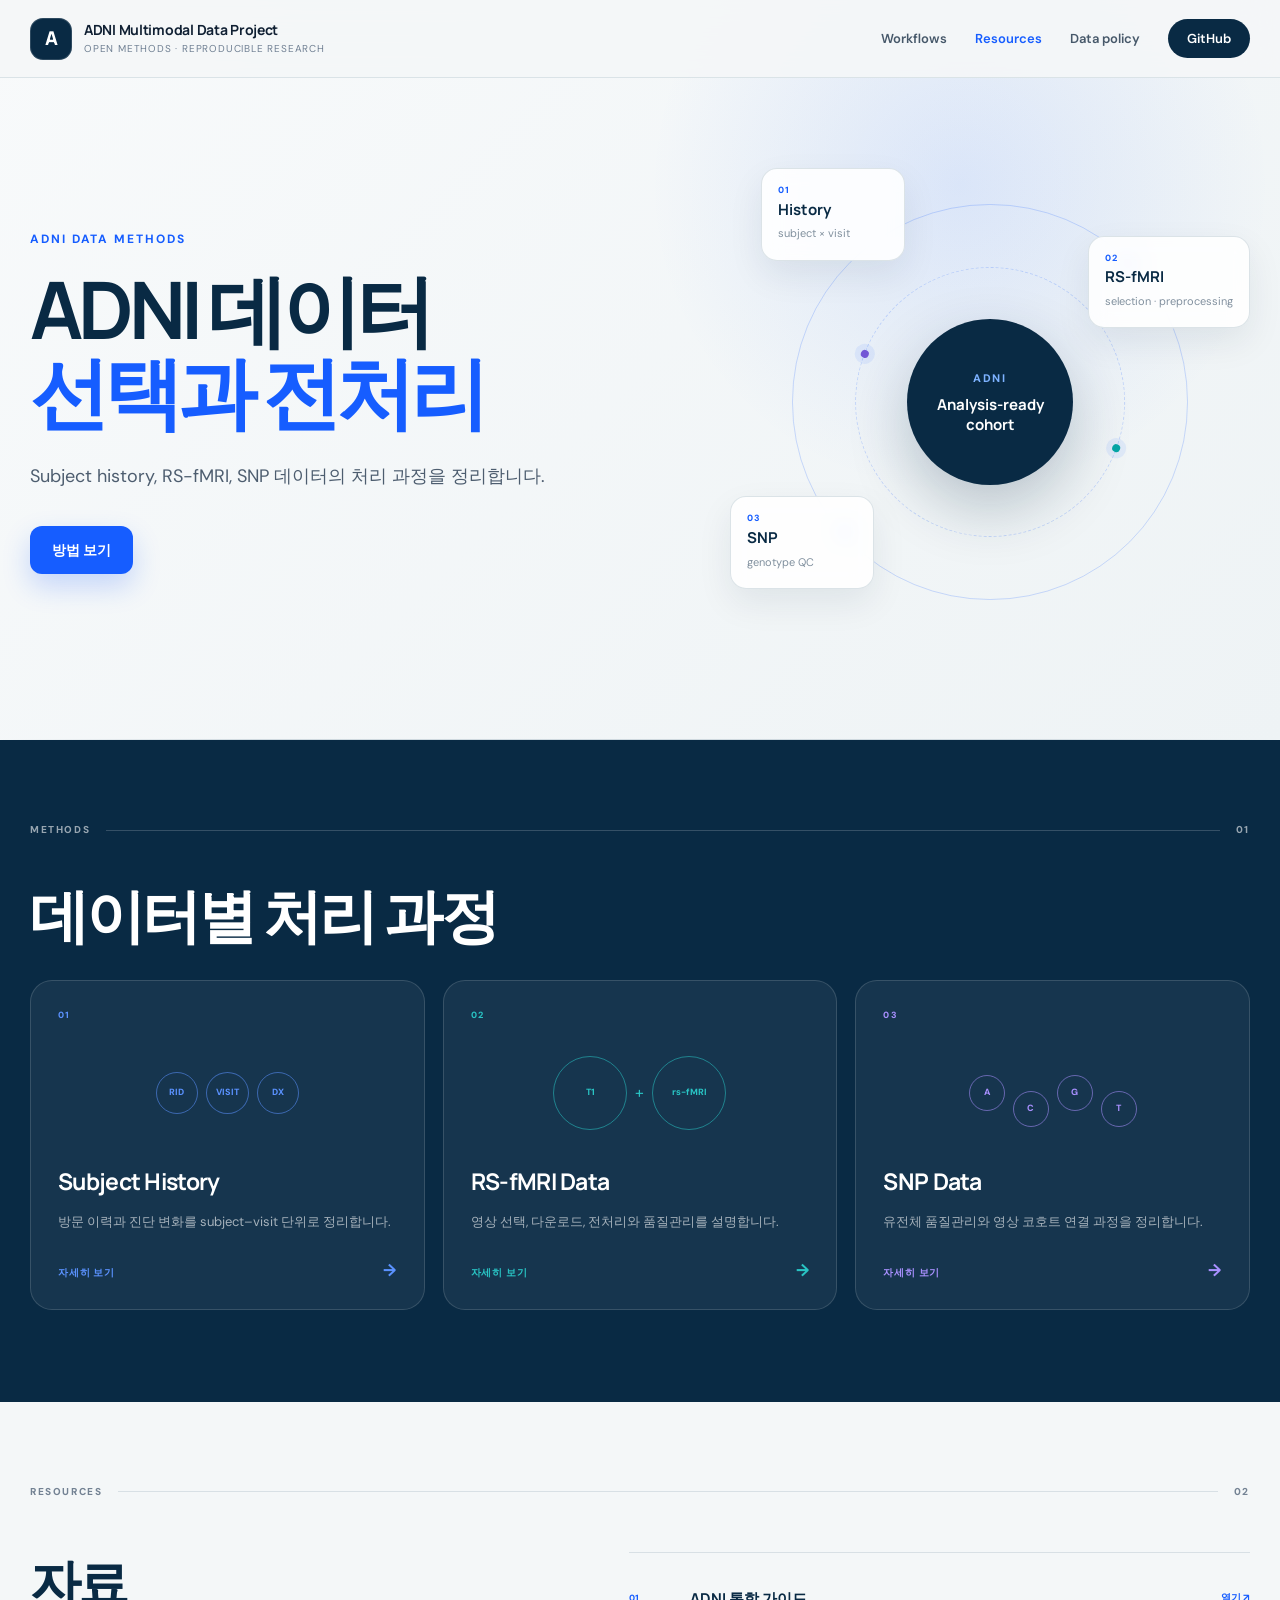
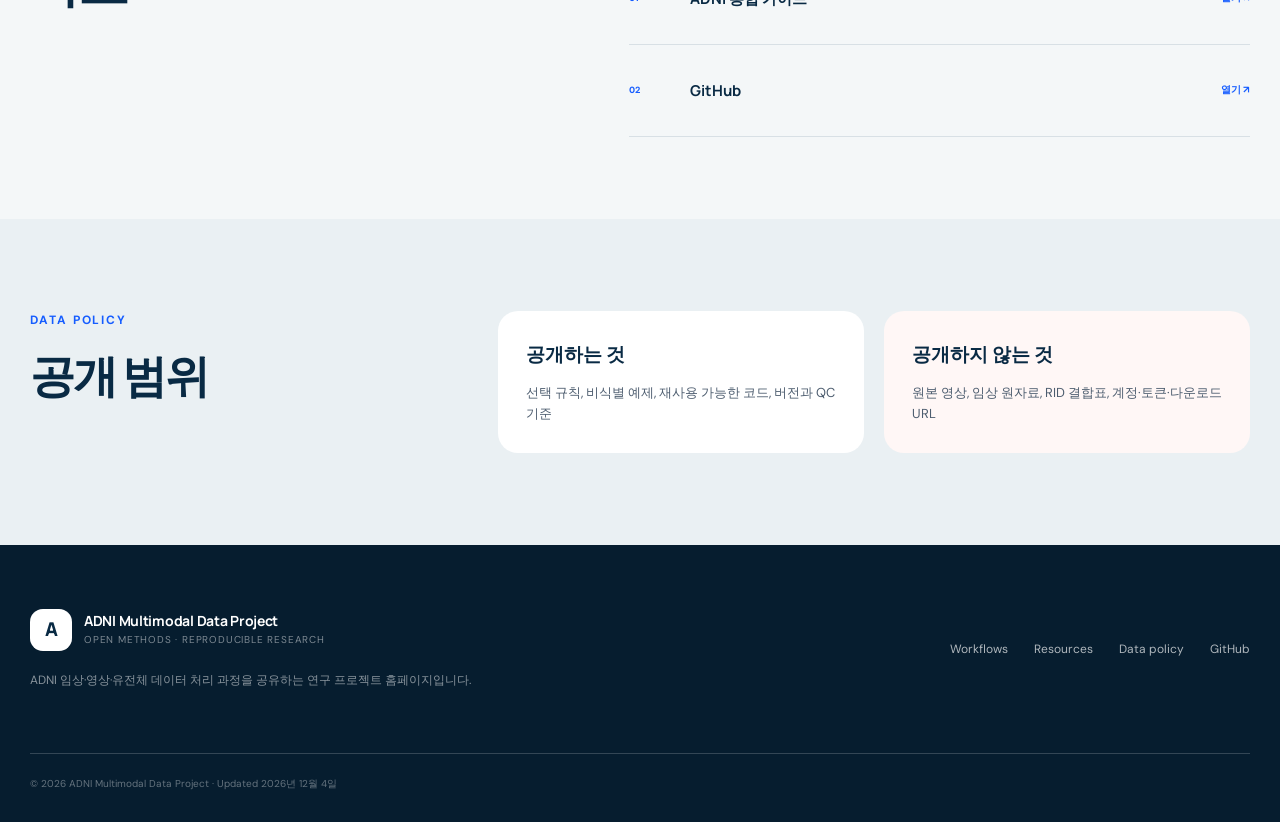
<file: index.html>
<!doctype html>
<html lang="ko">
<head>
  <meta charset="utf-8" />
  <meta name="viewport" content="width=device-width, initial-scale=1" />
  <meta name="description" content="ADNI subject history, multimodal imaging, SNP, download, rs-fMRI preprocessing workflow를 공유하는 연구 프로젝트 홈페이지" />
  <meta property="og:title" content="ADNI Multimodal Data Project" />
  <meta property="og:description" content="임상 이력부터 영상·유전체 전처리까지, 재현 가능한 ADNI 분석 워크플로" />
  <meta property="og:type" content="website" />
  <meta property="og:image" content="https://idoji.github.io/biostat-lab/assets/og-adni-project.jpg" />
  <meta name="twitter:card" content="summary_large_image" />
  <meta name="twitter:title" content="ADNI Multimodal Data Project" />
  <meta name="twitter:description" content="재현 가능한 ADNI 멀티모달 데이터 워크플로" />
  <meta name="twitter:image" content="https://idoji.github.io/biostat-lab/assets/og-adni-project.jpg" />
  <title>ADNI Multimodal Data Project</title>
  <link rel="stylesheet" href="assets/style.css" />
  <link rel="stylesheet" href="assets/portal.css" />
</head>
<body>
  <a class="skip-link" href="#main">본문으로 바로가기</a>

  <header class="site-header">
    <a class="brand" href="#top" aria-label="ADNI Multimodal Data Project 홈">
      <span class="brand-mark" aria-hidden="true">A</span>
      <span class="brand-copy"><strong>ADNI Multimodal Data Project</strong><small>Open methods · Reproducible research</small></span>
    </a>
    <button class="menu-button" id="menuButton" type="button" aria-expanded="false" aria-controls="siteNav">
      <span></span><span></span><span></span><span class="sr-only">메뉴 열기</span>
    </button>
    <nav class="site-nav" id="siteNav" aria-label="주요 메뉴">
      <a href="#workflows">Workflows</a>
      <a href="#resources">Resources</a>
      <a href="#security">Data policy</a>
      <a class="nav-cta" href="https://github.com/IDOJI/biostat-lab">GitHub</a>
    </nav>
  </header>

  <div id="top"></div>
  <main id="main">
    <section class="hero portal-hero" aria-labelledby="hero-title">
      <div class="hero-copy">
        <p class="eyebrow">ADNI DATA METHODS</p>
        <h1 id="hero-title">ADNI 데이터<br /><em>선택과 전처리</em></h1>
        <p class="hero-lead">
          Subject history, RS-fMRI, SNP 데이터의 처리 과정을 정리합니다.
        </p>
        <div class="hero-actions">
          <a class="button button-primary" href="#workflows">방법 보기</a>
        </div>
      </div>

      <div class="hero-visual" aria-label="ADNI 데이터 처리 흐름">
        <div class="visual-orbit orbit-one"></div>
        <div class="visual-orbit orbit-two"></div>
        <div class="visual-core"><span>ADNI</span><strong>Analysis-ready<br />cohort</strong></div>
        <div class="data-node node-a"><span>01</span><b>History</b><small>subject × visit</small></div>
        <div class="data-node node-b"><span>02</span><b>RS-fMRI</b><small>selection · preprocessing</small></div>
        <div class="data-node node-c"><span>03</span><b>SNP</b><small>genotype QC</small></div>
      </div>
    </section>

    <section class="portal-workflows" id="workflows">
      <div class="section-shell">
        <div class="section-kicker light"><span>METHODS</span><span class="hairline"></span><span>01</span></div>
        <div class="portal-heading">
          <h2>데이터별 처리 과정</h2>
        </div>

        <div class="portal-grid">
          <a class="portal-card card-history" href="methods/subject-history.html">
            <div class="portal-card-top"><span>01</span></div>
            <div class="portal-symbol"><span>RID</span><span>VISIT</span><span>DX</span></div>
            <div><h3>Subject History</h3><p>방문 이력과 진단 변화를 subject–visit 단위로 정리합니다.</p></div>
            <em>자세히 보기 <b>→</b></em>
          </a>

          <a class="portal-card card-imaging" href="methods/rsfmri-data.html">
            <div class="portal-card-top"><span>02</span></div>
            <div class="portal-symbol pair"><span>T1</span><i>+</i><span>rs-fMRI</span></div>
            <div><h3>RS-fMRI Data</h3><p>영상 선택, 다운로드, 전처리와 품질관리를 설명합니다.</p></div>
            <em>자세히 보기 <b>→</b></em>
          </a>

          <a class="portal-card card-snp" href="methods/snp-data.html">
            <div class="portal-card-top"><span>03</span></div>
            <div class="portal-symbol bases"><span>A</span><span>C</span><span>G</span><span>T</span></div>
            <div><h3>SNP Data</h3><p>유전체 품질관리와 영상 코호트 연결 과정을 정리합니다.</p></div>
            <em>자세히 보기 <b>→</b></em>
          </a>
        </div>
      </div>
    </section>

    <section class="portal-resources section-shell" id="resources">
      <div class="section-kicker"><span>RESOURCES</span><span class="hairline"></span><span>02</span></div>
      <div class="portal-resources-grid">
        <div><h2>자료</h2></div>
        <div class="portal-resource-list">
          <a href="adni-guide.html"><span>01</span><div><b>ADNI 통합 가이드</b></div><em>열기 ↗</em></a>
          <a href="https://github.com/IDOJI/biostat-lab"><span>02</span><div><b>GitHub</b></div><em>열기 ↗</em></a>
        </div>
      </div>
    </section>

    <section class="portal-policy" id="security">
      <div class="section-shell policy-summary">
        <div><p class="eyebrow">DATA POLICY</p><h2>공개 범위</h2></div>
        <div class="policy-mini">
          <h3>공개하는 것</h3>
          <p>선택 규칙, 비식별 예제, 재사용 가능한 코드, 버전과 QC 기준</p>
        </div>
        <div class="policy-mini danger">
          <h3>공개하지 않는 것</h3>
          <p>원본 영상, 임상 원자료, RID 결합표, 계정·토큰·다운로드 URL</p>
        </div>
      </div>
    </section>
  </main>

  <footer class="site-footer">
    <div>
      <a class="brand footer-brand" href="#top"><span class="brand-mark">A</span><span class="brand-copy"><strong>ADNI Multimodal Data Project</strong><small>Open methods · Reproducible research</small></span></a>
      <p>ADNI 임상·영상·유전체 데이터 처리 과정을 공유하는 연구 프로젝트 홈페이지입니다.</p>
    </div>
    <div class="footer-links"><a href="#workflows">Workflows</a><a href="#resources">Resources</a><a href="#security">Data policy</a><a href="https://github.com/IDOJI/biostat-lab">GitHub</a></div>
    <p class="copyright">© <span id="year"></span> ADNI Multimodal Data Project · Updated <span id="updatedDate"></span></p>
  </footer>
  <script src="assets/app.js"></script>
</body>
</html>
</file>
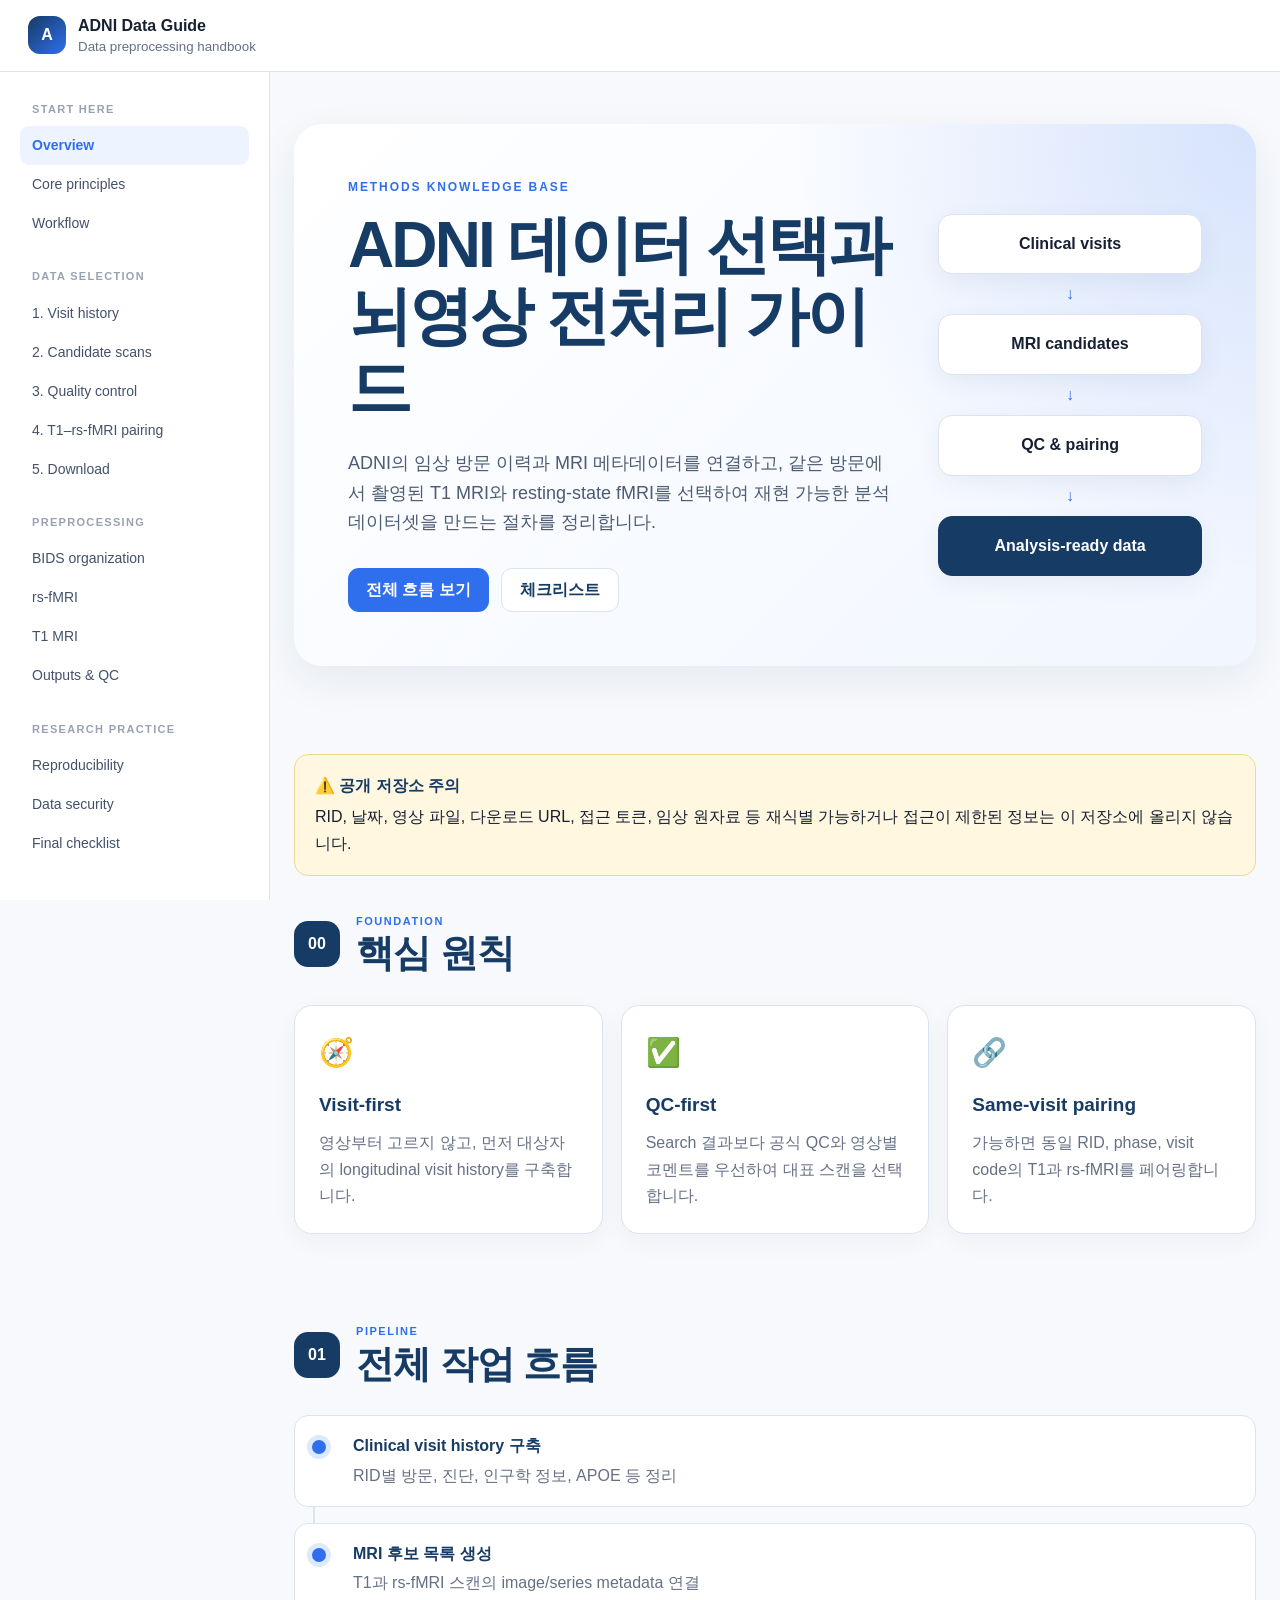
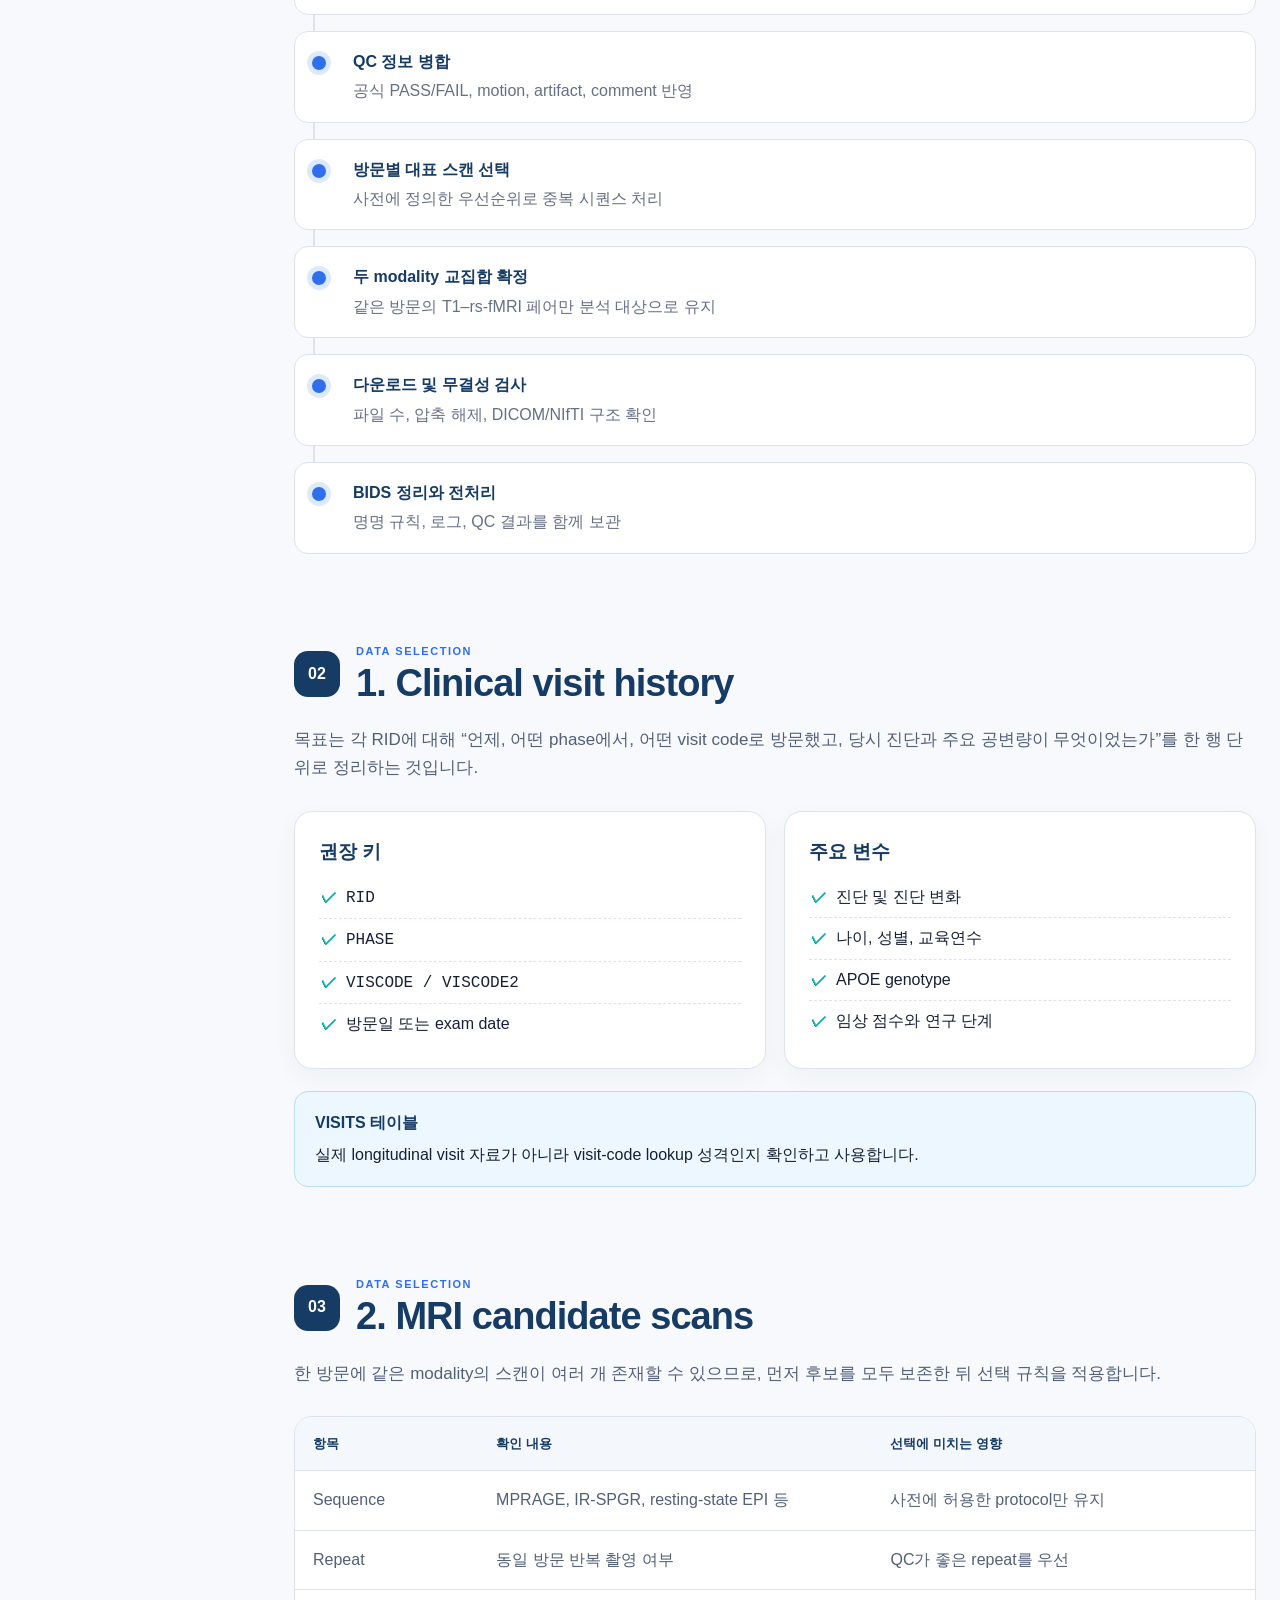
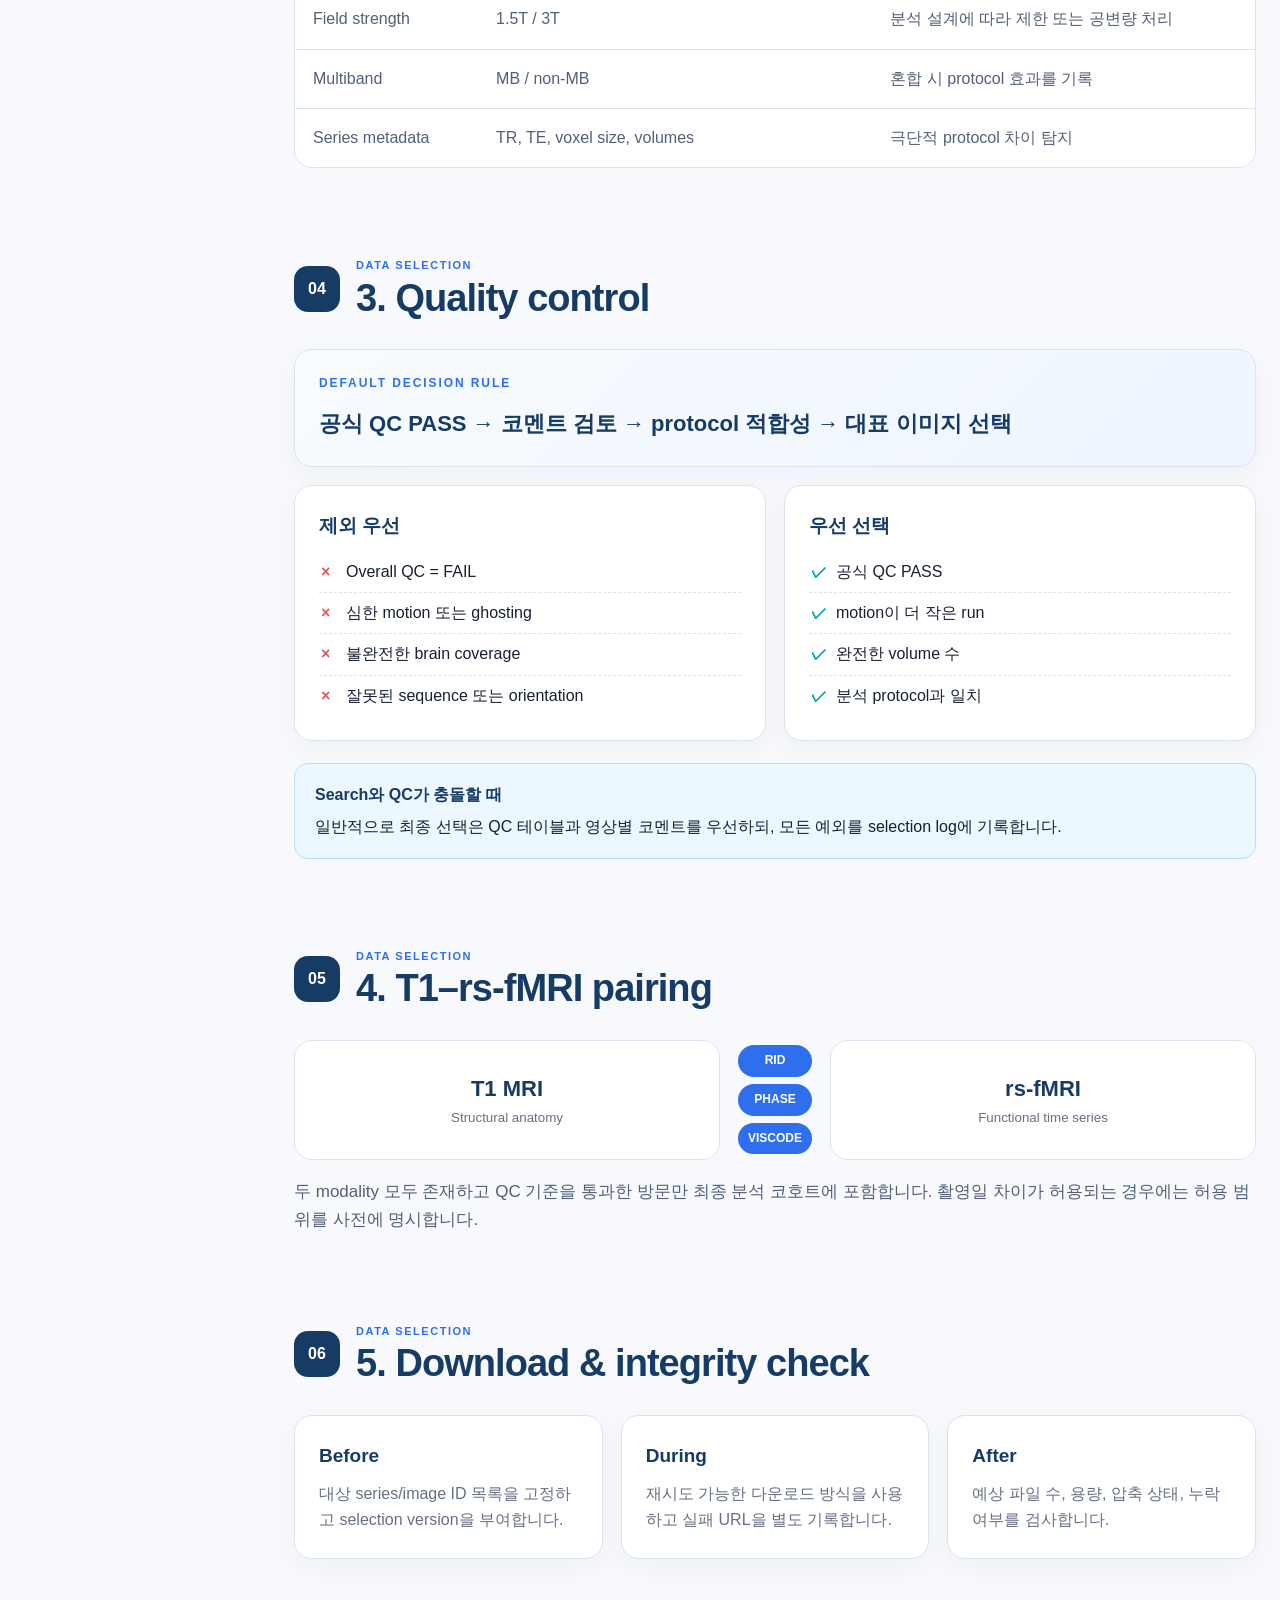
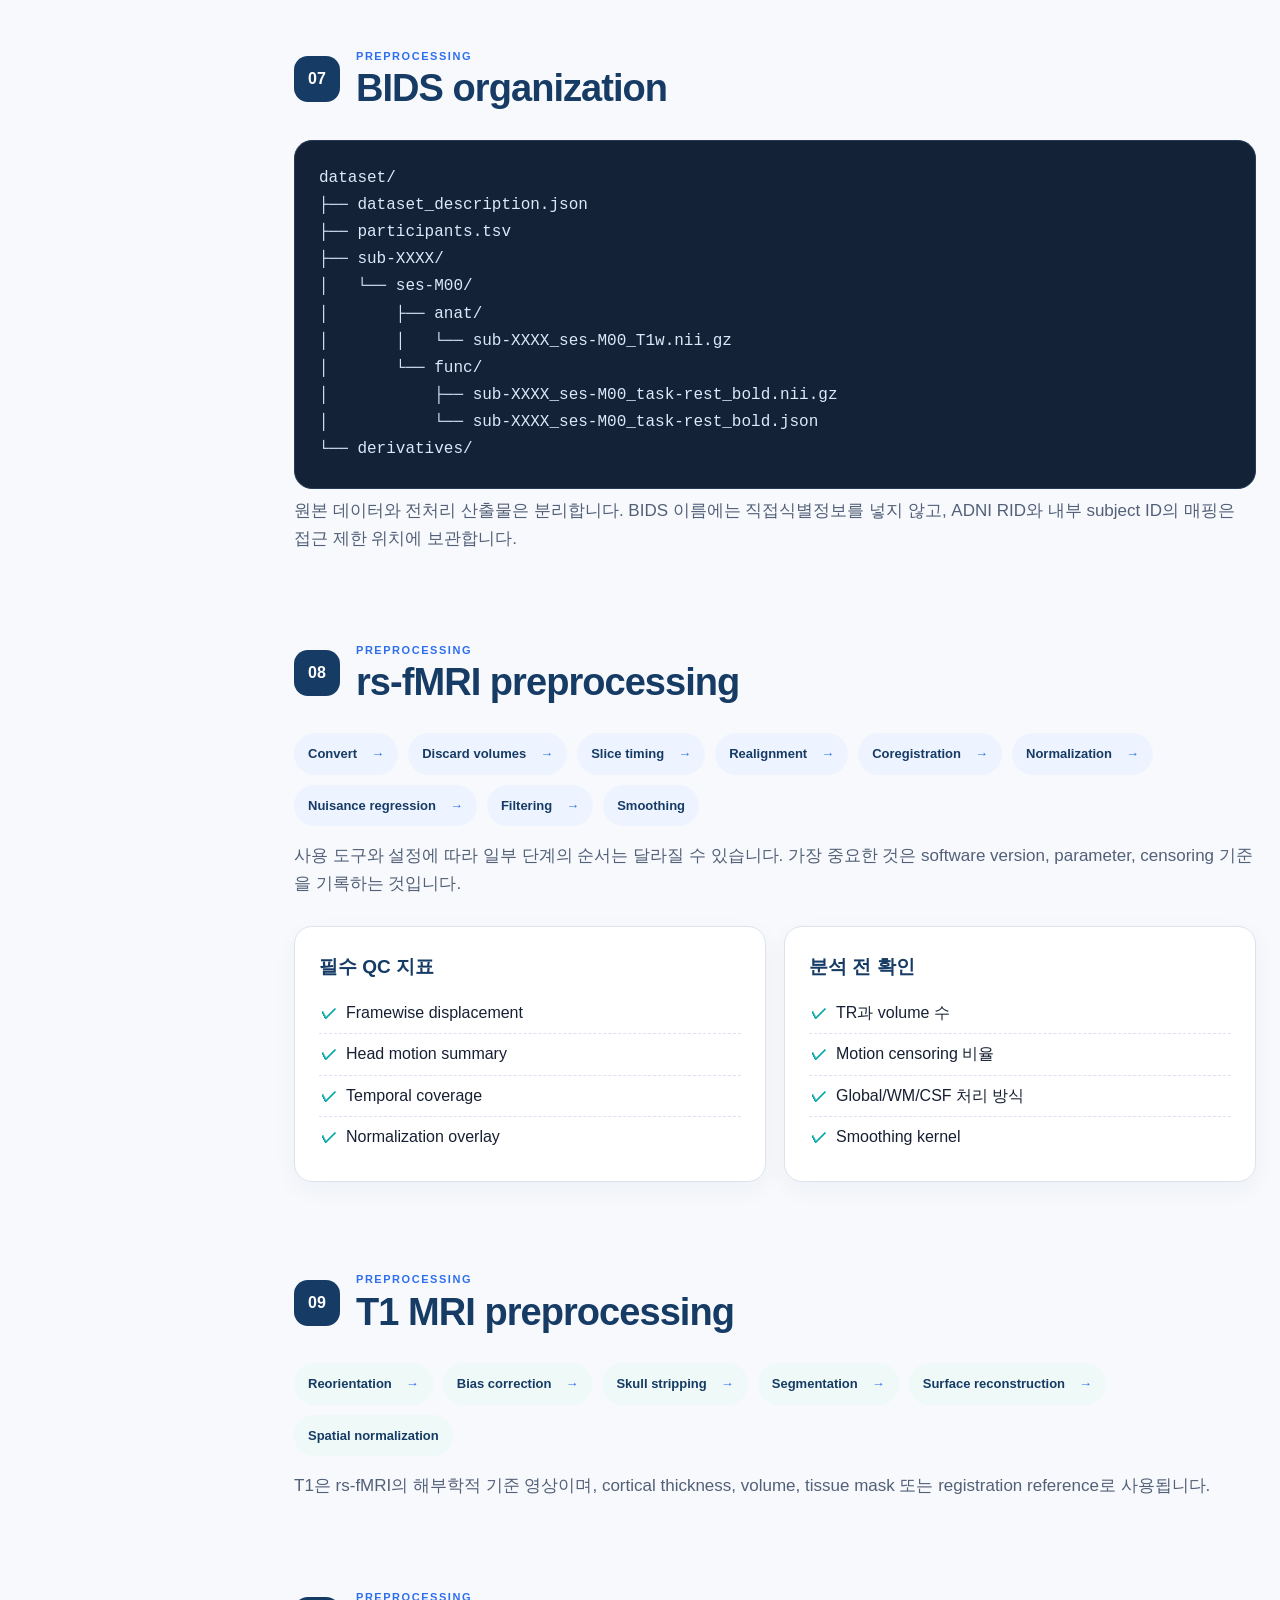
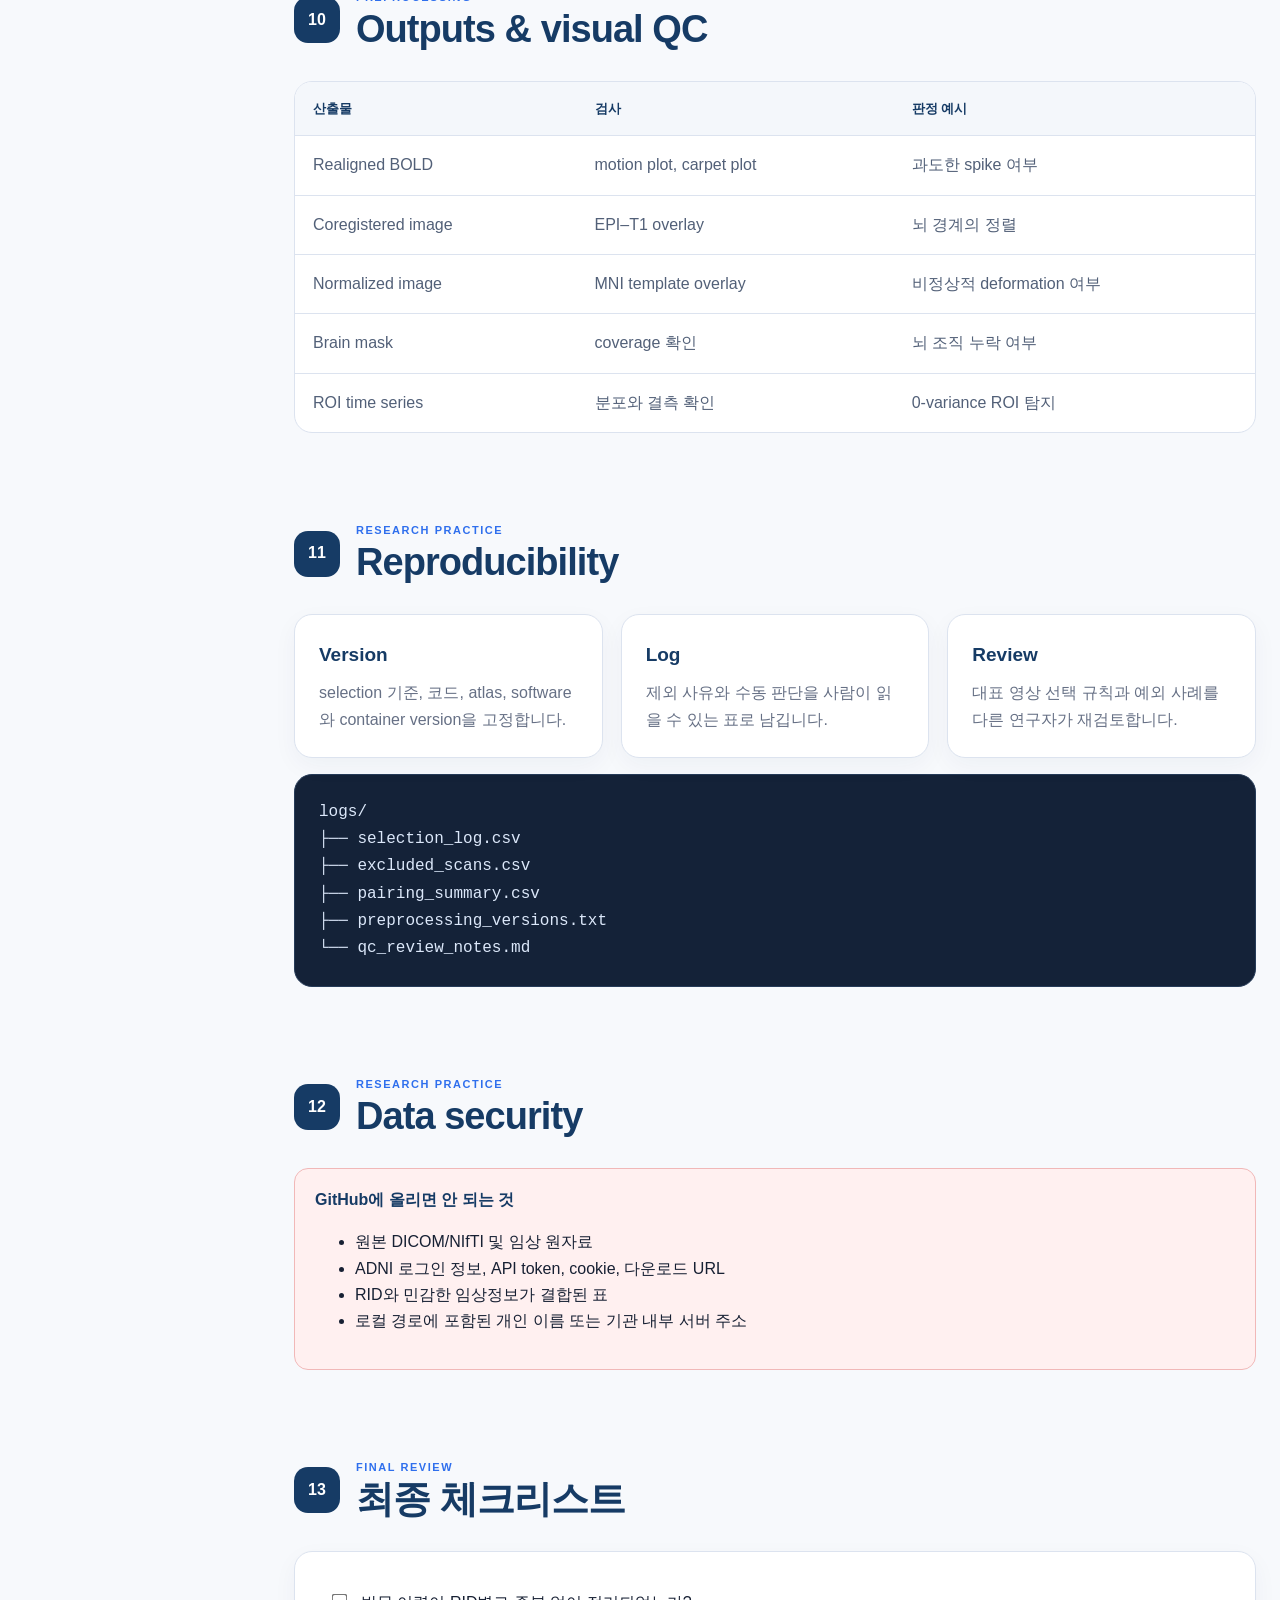
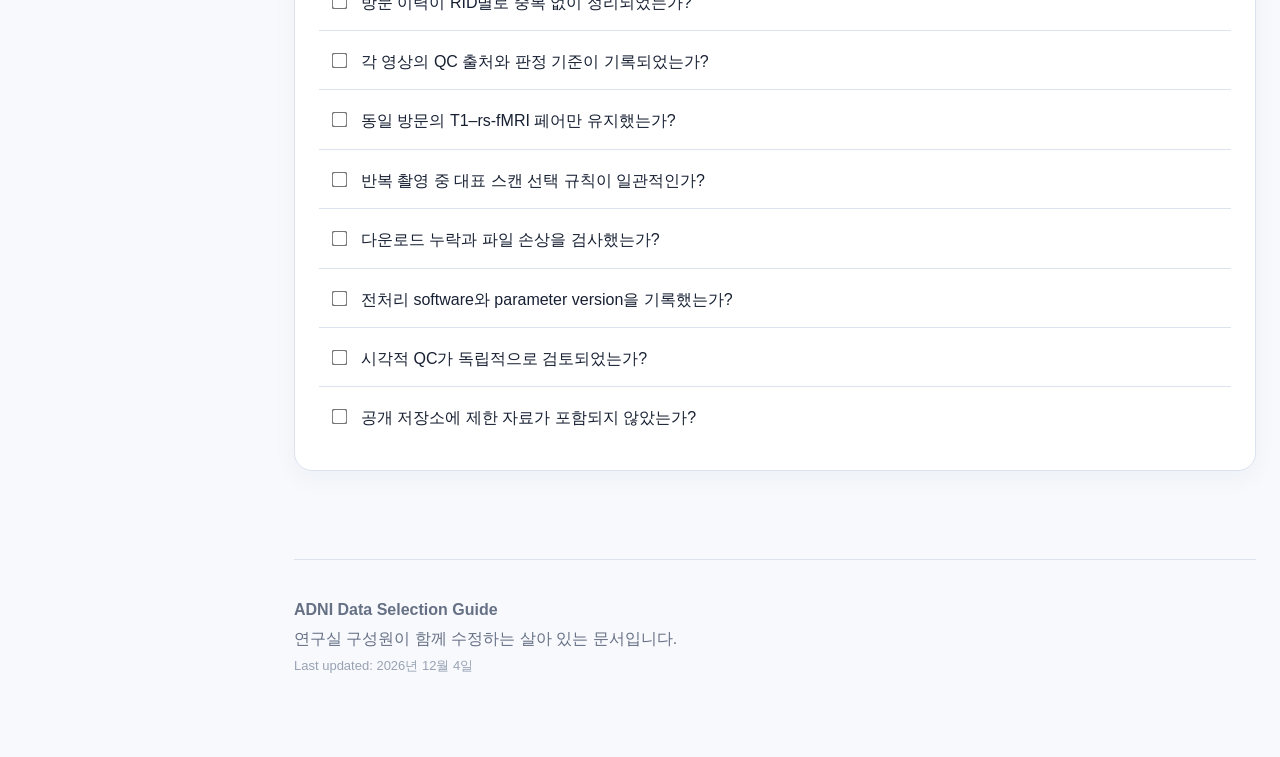
<file: adni-guide.html>
<!DOCTYPE html>
<html lang="ko">
<head>
  <meta charset="UTF-8" />
  <meta name="viewport" content="width=device-width, initial-scale=1.0" />
  <meta name="description" content="ADNI 데이터 선택, QC, T1/rs-fMRI 페어링 및 전처리 절차를 정리한 연구실 내부 가이드" />
  <title>ADNI Data Selection Guide</title>
  <link rel="stylesheet" href="assets/guide-style.css" />
</head>
<body>
  <header class="topbar">
    <a class="brand" href="#top" aria-label="홈으로 이동">
      <span class="brand-mark">A</span>
      <span><strong>ADNI Data Guide</strong><small>Data preprocessing handbook</small></span>
    </a>
    <button id="menuButton" class="menu-button" type="button" aria-label="메뉴 열기" aria-expanded="false">☰</button>
  </header>

  <div class="layout" id="top">
    <aside class="sidebar" id="sidebar">
      <nav aria-label="주요 목차">
        <p class="nav-title">START HERE</p>
        <a href="#overview">Overview</a><a href="#principles">Core principles</a><a href="#workflow">Workflow</a>
        <p class="nav-title">DATA SELECTION</p>
        <a href="#visit-history">1. Visit history</a><a href="#candidate-scans">2. Candidate scans</a><a href="#qc">3. Quality control</a><a href="#pairing">4. T1–rs-fMRI pairing</a><a href="#download">5. Download</a>
        <p class="nav-title">PREPROCESSING</p>
        <a href="#bids">BIDS organization</a><a href="#rsfmri">rs-fMRI</a><a href="#t1">T1 MRI</a><a href="#outputs">Outputs & QC</a>
        <p class="nav-title">RESEARCH PRACTICE</p>
        <a href="#reproducibility">Reproducibility</a><a href="#security">Data security</a><a href="#checklist">Final checklist</a>
      </nav>
    </aside>

    <main class="content">
      <section class="hero" id="overview">
        <div>
          <p class="eyebrow">METHODS KNOWLEDGE BASE</p>
          <h1>ADNI 데이터 선택과<br />뇌영상 전처리 가이드</h1>
          <p class="hero-copy">ADNI의 임상 방문 이력과 MRI 메타데이터를 연결하고, 같은 방문에서 촬영된 T1 MRI와 resting-state fMRI를 선택하여 재현 가능한 분석 데이터셋을 만드는 절차를 정리합니다.</p>
          <div class="hero-actions"><a class="button primary" href="#workflow">전체 흐름 보기</a><a class="button secondary" href="#checklist">체크리스트</a></div>
        </div>
        <div class="pipeline-visual" aria-label="ADNI 처리 흐름">
          <div class="pipeline-node">Clinical visits</div><span>↓</span><div class="pipeline-node">MRI candidates</div><span>↓</span><div class="pipeline-node">QC & pairing</div><span>↓</span><div class="pipeline-node accent">Analysis-ready data</div>
        </div>
      </section>

      <aside class="notice warning"><strong>⚠️ 공개 저장소 주의</strong><p>RID, 날짜, 영상 파일, 다운로드 URL, 접근 토큰, 임상 원자료 등 재식별 가능하거나 접근이 제한된 정보는 이 저장소에 올리지 않습니다.</p></aside>

      <section id="principles">
        <div class="section-heading"><span>00</span><div><p>FOUNDATION</p><h2>핵심 원칙</h2></div></div>
        <div class="card-grid three">
          <article class="card"><div class="icon">🧭</div><h3>Visit-first</h3><p>영상부터 고르지 않고, 먼저 대상자의 longitudinal visit history를 구축합니다.</p></article>
          <article class="card"><div class="icon">✅</div><h3>QC-first</h3><p>Search 결과보다 공식 QC와 영상별 코멘트를 우선하여 대표 스캔을 선택합니다.</p></article>
          <article class="card"><div class="icon">🔗</div><h3>Same-visit pairing</h3><p>가능하면 동일 RID, phase, visit code의 T1과 rs-fMRI를 페어링합니다.</p></article>
        </div>
      </section>

      <section id="workflow">
        <div class="section-heading"><span>01</span><div><p>PIPELINE</p><h2>전체 작업 흐름</h2></div></div>
        <ol class="timeline">
          <li><b>Clinical visit history 구축</b><span>RID별 방문, 진단, 인구학 정보, APOE 등 정리</span></li>
          <li><b>MRI 후보 목록 생성</b><span>T1과 rs-fMRI 스캔의 image/series metadata 연결</span></li>
          <li><b>QC 정보 병합</b><span>공식 PASS/FAIL, motion, artifact, comment 반영</span></li>
          <li><b>방문별 대표 스캔 선택</b><span>사전에 정의한 우선순위로 중복 시퀀스 처리</span></li>
          <li><b>두 modality 교집합 확정</b><span>같은 방문의 T1–rs-fMRI 페어만 분석 대상으로 유지</span></li>
          <li><b>다운로드 및 무결성 검사</b><span>파일 수, 압축 해제, DICOM/NIfTI 구조 확인</span></li>
          <li><b>BIDS 정리와 전처리</b><span>명명 규칙, 로그, QC 결과를 함께 보관</span></li>
        </ol>
      </section>

      <section id="visit-history">
        <div class="section-heading"><span>02</span><div><p>DATA SELECTION</p><h2>1. Clinical visit history</h2></div></div>
        <p class="lead">목표는 각 RID에 대해 “언제, 어떤 phase에서, 어떤 visit code로 방문했고, 당시 진단과 주요 공변량이 무엇이었는가”를 한 행 단위로 정리하는 것입니다.</p>
        <div class="split">
          <article class="card"><h3>권장 키</h3><ul class="check-list"><li><code>RID</code></li><li><code>PHASE</code></li><li><code>VISCODE / VISCODE2</code></li><li>방문일 또는 exam date</li></ul></article>
          <article class="card"><h3>주요 변수</h3><ul class="check-list"><li>진단 및 진단 변화</li><li>나이, 성별, 교육연수</li><li>APOE genotype</li><li>임상 점수와 연구 단계</li></ul></article>
        </div>
        <aside class="notice info"><strong>VISITS 테이블</strong><p>실제 longitudinal visit 자료가 아니라 visit-code lookup 성격인지 확인하고 사용합니다.</p></aside>
      </section>

      <section id="candidate-scans">
        <div class="section-heading"><span>03</span><div><p>DATA SELECTION</p><h2>2. MRI candidate scans</h2></div></div>
        <p class="lead">한 방문에 같은 modality의 스캔이 여러 개 존재할 수 있으므로, 먼저 후보를 모두 보존한 뒤 선택 규칙을 적용합니다.</p>
        <div class="table-wrap"><table><thead><tr><th>항목</th><th>확인 내용</th><th>선택에 미치는 영향</th></tr></thead><tbody>
          <tr><td>Sequence</td><td>MPRAGE, IR-SPGR, resting-state EPI 등</td><td>사전에 허용한 protocol만 유지</td></tr>
          <tr><td>Repeat</td><td>동일 방문 반복 촬영 여부</td><td>QC가 좋은 repeat를 우선</td></tr>
          <tr><td>Field strength</td><td>1.5T / 3T</td><td>분석 설계에 따라 제한 또는 공변량 처리</td></tr>
          <tr><td>Multiband</td><td>MB / non-MB</td><td>혼합 시 protocol 효과를 기록</td></tr>
          <tr><td>Series metadata</td><td>TR, TE, voxel size, volumes</td><td>극단적 protocol 차이 탐지</td></tr>
        </tbody></table></div>
      </section>

      <section id="qc">
        <div class="section-heading"><span>04</span><div><p>DATA SELECTION</p><h2>3. Quality control</h2></div></div>
        <div class="decision-box"><p class="eyebrow">DEFAULT DECISION RULE</p><h3>공식 QC PASS → 코멘트 검토 → protocol 적합성 → 대표 이미지 선택</h3></div>
        <div class="card-grid two">
          <article class="card"><h3>제외 우선</h3><ul class="check-list bad"><li>Overall QC = FAIL</li><li>심한 motion 또는 ghosting</li><li>불완전한 brain coverage</li><li>잘못된 sequence 또는 orientation</li></ul></article>
          <article class="card"><h3>우선 선택</h3><ul class="check-list"><li>공식 QC PASS</li><li>motion이 더 작은 run</li><li>완전한 volume 수</li><li>분석 protocol과 일치</li></ul></article>
        </div>
        <aside class="notice info"><strong>Search와 QC가 충돌할 때</strong><p>일반적으로 최종 선택은 QC 테이블과 영상별 코멘트를 우선하되, 모든 예외를 selection log에 기록합니다.</p></aside>
      </section>

      <section id="pairing">
        <div class="section-heading"><span>05</span><div><p>DATA SELECTION</p><h2>4. T1–rs-fMRI pairing</h2></div></div>
        <div class="pairing-diagram"><div class="modality"><b>T1 MRI</b><small>Structural anatomy</small></div><div class="join-key"><span>RID</span><span>PHASE</span><span>VISCODE</span></div><div class="modality"><b>rs-fMRI</b><small>Functional time series</small></div></div>
        <p class="lead">두 modality 모두 존재하고 QC 기준을 통과한 방문만 최종 분석 코호트에 포함합니다. 촬영일 차이가 허용되는 경우에는 허용 범위를 사전에 명시합니다.</p>
      </section>

      <section id="download">
        <div class="section-heading"><span>06</span><div><p>DATA SELECTION</p><h2>5. Download & integrity check</h2></div></div>
        <div class="card-grid three"><article class="card"><h3>Before</h3><p>대상 series/image ID 목록을 고정하고 selection version을 부여합니다.</p></article><article class="card"><h3>During</h3><p>재시도 가능한 다운로드 방식을 사용하고 실패 URL을 별도 기록합니다.</p></article><article class="card"><h3>After</h3><p>예상 파일 수, 용량, 압축 상태, 누락 여부를 검사합니다.</p></article></div>
      </section>

      <section id="bids">
        <div class="section-heading"><span>07</span><div><p>PREPROCESSING</p><h2>BIDS organization</h2></div></div>
        <pre class="code-tree"><code>dataset/
├── dataset_description.json
├── participants.tsv
├── sub-XXXX/
│   └── ses-M00/
│       ├── anat/
│       │   └── sub-XXXX_ses-M00_T1w.nii.gz
│       └── func/
│           ├── sub-XXXX_ses-M00_task-rest_bold.nii.gz
│           └── sub-XXXX_ses-M00_task-rest_bold.json
└── derivatives/</code></pre>
        <p class="lead">원본 데이터와 전처리 산출물은 분리합니다. BIDS 이름에는 직접식별정보를 넣지 않고, ADNI RID와 내부 subject ID의 매핑은 접근 제한 위치에 보관합니다.</p>
      </section>

      <section id="rsfmri">
        <div class="section-heading"><span>08</span><div><p>PREPROCESSING</p><h2>rs-fMRI preprocessing</h2></div></div>
        <div class="steps-row"><span>Convert</span><span>Discard volumes</span><span>Slice timing</span><span>Realignment</span><span>Coregistration</span><span>Normalization</span><span>Nuisance regression</span><span>Filtering</span><span>Smoothing</span></div>
        <p class="lead">사용 도구와 설정에 따라 일부 단계의 순서는 달라질 수 있습니다. 가장 중요한 것은 software version, parameter, censoring 기준을 기록하는 것입니다.</p>
        <div class="card-grid two">
          <article class="card"><h3>필수 QC 지표</h3><ul class="check-list"><li>Framewise displacement</li><li>Head motion summary</li><li>Temporal coverage</li><li>Normalization overlay</li></ul></article>
          <article class="card"><h3>분석 전 확인</h3><ul class="check-list"><li>TR과 volume 수</li><li>Motion censoring 비율</li><li>Global/WM/CSF 처리 방식</li><li>Smoothing kernel</li></ul></article>
        </div>
      </section>

      <section id="t1">
        <div class="section-heading"><span>09</span><div><p>PREPROCESSING</p><h2>T1 MRI preprocessing</h2></div></div>
        <div class="steps-row compact"><span>Reorientation</span><span>Bias correction</span><span>Skull stripping</span><span>Segmentation</span><span>Surface reconstruction</span><span>Spatial normalization</span></div>
        <p class="lead">T1은 rs-fMRI의 해부학적 기준 영상이며, cortical thickness, volume, tissue mask 또는 registration reference로 사용됩니다.</p>
      </section>

      <section id="outputs">
        <div class="section-heading"><span>10</span><div><p>PREPROCESSING</p><h2>Outputs & visual QC</h2></div></div>
        <div class="table-wrap"><table><thead><tr><th>산출물</th><th>검사</th><th>판정 예시</th></tr></thead><tbody>
          <tr><td>Realigned BOLD</td><td>motion plot, carpet plot</td><td>과도한 spike 여부</td></tr>
          <tr><td>Coregistered image</td><td>EPI–T1 overlay</td><td>뇌 경계의 정렬</td></tr>
          <tr><td>Normalized image</td><td>MNI template overlay</td><td>비정상적 deformation 여부</td></tr>
          <tr><td>Brain mask</td><td>coverage 확인</td><td>뇌 조직 누락 여부</td></tr>
          <tr><td>ROI time series</td><td>분포와 결측 확인</td><td>0-variance ROI 탐지</td></tr>
        </tbody></table></div>
      </section>

      <section id="reproducibility">
        <div class="section-heading"><span>11</span><div><p>RESEARCH PRACTICE</p><h2>Reproducibility</h2></div></div>
        <div class="card-grid three"><article class="card"><h3>Version</h3><p>selection 기준, 코드, atlas, software와 container version을 고정합니다.</p></article><article class="card"><h3>Log</h3><p>제외 사유와 수동 판단을 사람이 읽을 수 있는 표로 남깁니다.</p></article><article class="card"><h3>Review</h3><p>대표 영상 선택 규칙과 예외 사례를 다른 연구자가 재검토합니다.</p></article></div>
        <pre class="code-tree"><code>logs/
├── selection_log.csv
├── excluded_scans.csv
├── pairing_summary.csv
├── preprocessing_versions.txt
└── qc_review_notes.md</code></pre>
      </section>

      <section id="security">
        <div class="section-heading"><span>12</span><div><p>RESEARCH PRACTICE</p><h2>Data security</h2></div></div>
        <div class="notice danger"><strong>GitHub에 올리면 안 되는 것</strong><ul><li>원본 DICOM/NIfTI 및 임상 원자료</li><li>ADNI 로그인 정보, API token, cookie, 다운로드 URL</li><li>RID와 민감한 임상정보가 결합된 표</li><li>로컬 경로에 포함된 개인 이름 또는 기관 내부 서버 주소</li></ul></div>
      </section>

      <section id="checklist">
        <div class="section-heading"><span>13</span><div><p>FINAL REVIEW</p><h2>최종 체크리스트</h2></div></div>
        <div class="checklist-panel">
          <label><input type="checkbox" /> 방문 이력이 RID별로 중복 없이 정리되었는가?</label>
          <label><input type="checkbox" /> 각 영상의 QC 출처와 판정 기준이 기록되었는가?</label>
          <label><input type="checkbox" /> 동일 방문의 T1–rs-fMRI 페어만 유지했는가?</label>
          <label><input type="checkbox" /> 반복 촬영 중 대표 스캔 선택 규칙이 일관적인가?</label>
          <label><input type="checkbox" /> 다운로드 누락과 파일 손상을 검사했는가?</label>
          <label><input type="checkbox" /> 전처리 software와 parameter version을 기록했는가?</label>
          <label><input type="checkbox" /> 시각적 QC가 독립적으로 검토되었는가?</label>
          <label><input type="checkbox" /> 공개 저장소에 제한 자료가 포함되지 않았는가?</label>
        </div>
      </section>

      <footer><p><strong>ADNI Data Selection Guide</strong></p><p>연구실 구성원이 함께 수정하는 살아 있는 문서입니다.</p><p class="muted">Last updated: <span id="updatedDate"></span></p></footer>
    </main>
  </div>
  <script src="assets/guide-app.js"></script>
</body>
</html>
</file>
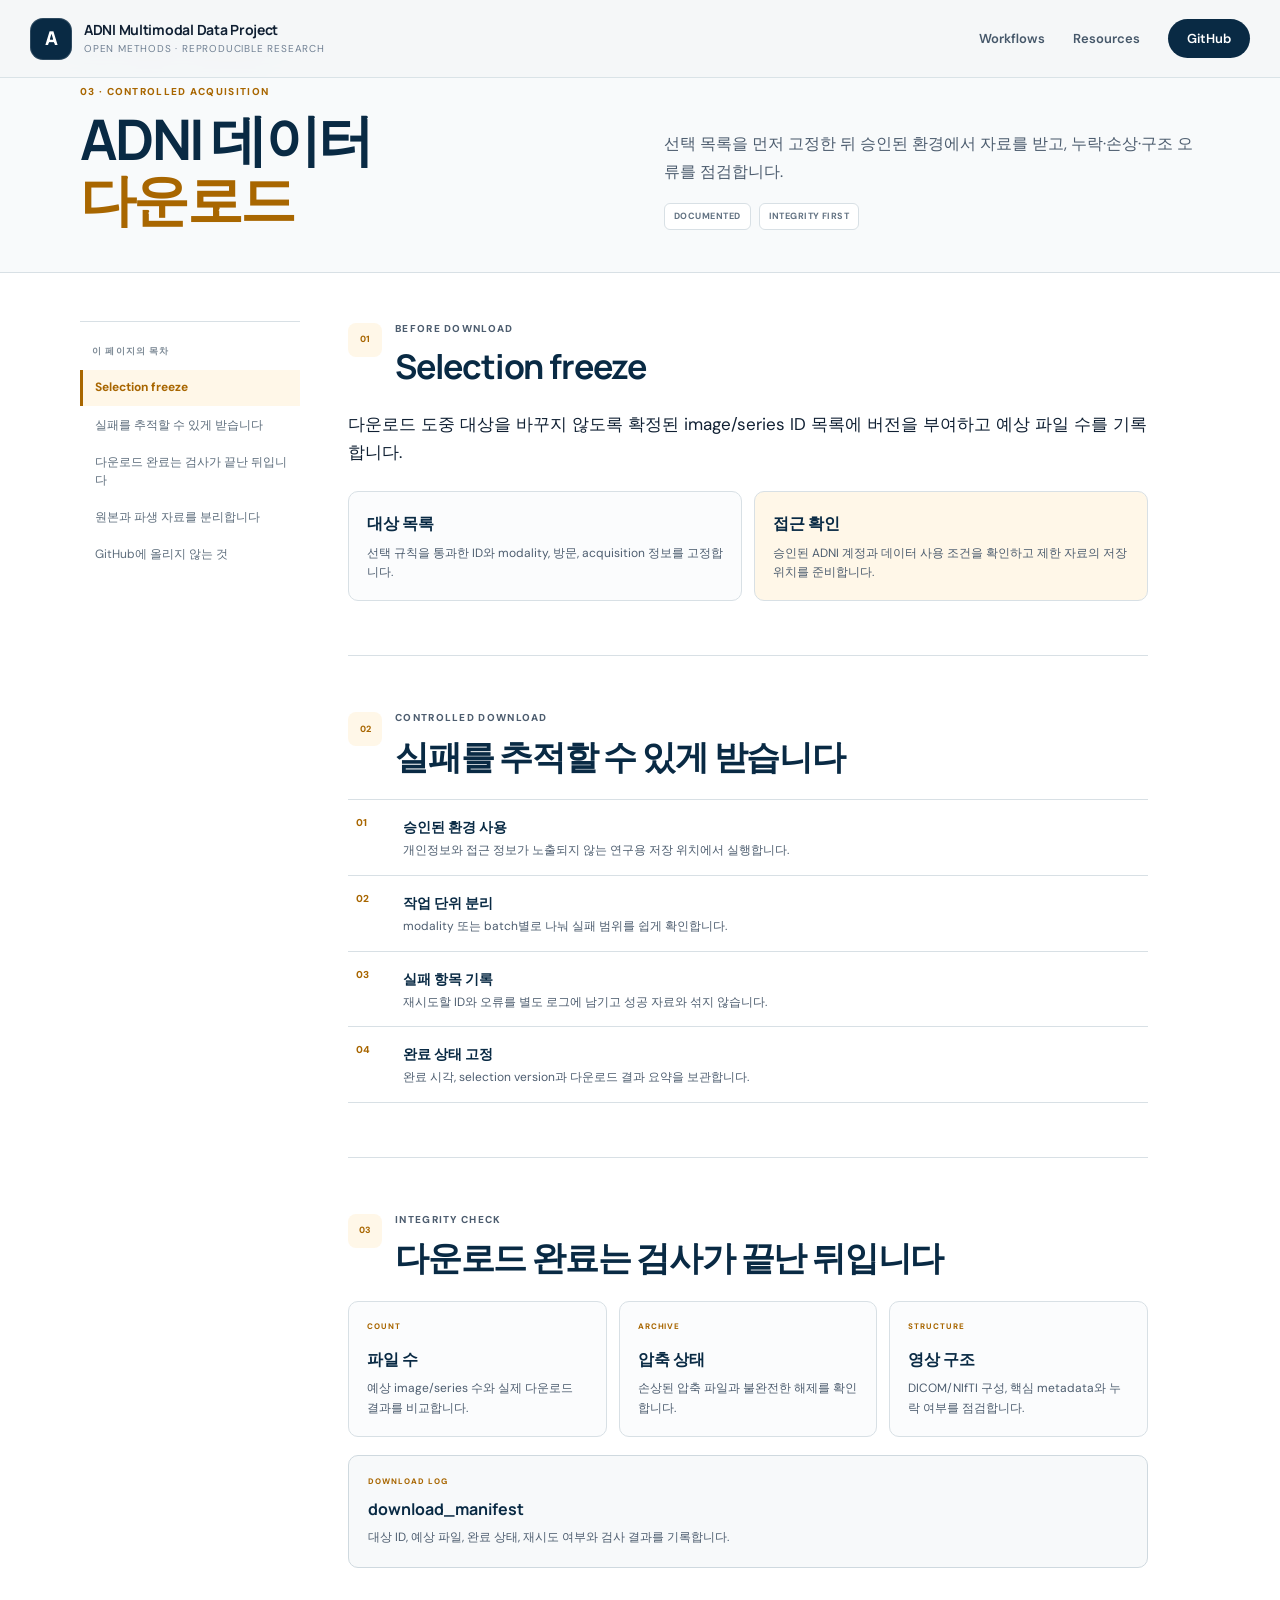
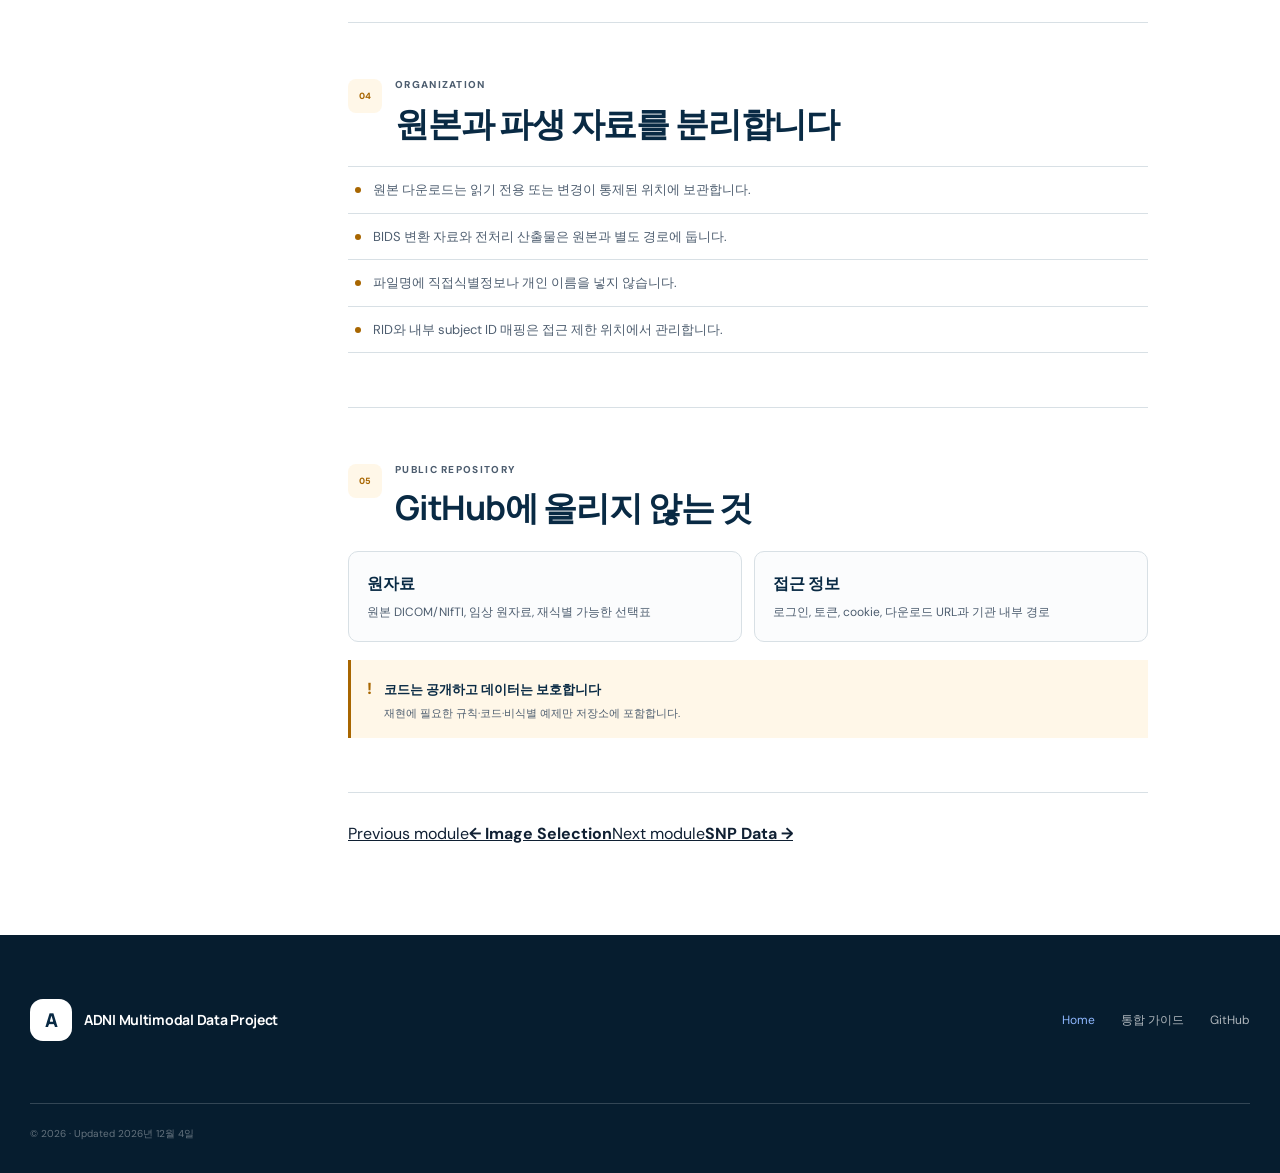
<file: methods/data-download.html>
<!doctype html>
<html lang="ko">
<head><meta charset="utf-8" /><meta name="viewport" content="width=device-width,initial-scale=1" /><meta name="description" content="선택된 ADNI 데이터 다운로드와 무결성 검사 방법" /><title>Data Download · ADNI Multimodal Data Project</title><link rel="stylesheet" href="../assets/style.css" /><link rel="stylesheet" href="../assets/detail.css" /></head>
<body class="detail-amber">
  <a class="skip-link" href="#main">본문으로 바로가기</a>
  <header class="site-header"><a class="brand" href="../index.html"><span class="brand-mark">A</span><span class="brand-copy"><strong>ADNI Multimodal Data Project</strong><small>Open methods · Reproducible research</small></span></a><button class="menu-button" id="menuButton" type="button" aria-expanded="false" aria-controls="siteNav"><span></span><span></span><span></span><span class="sr-only">메뉴 열기</span></button><nav class="site-nav" id="siteNav"><a href="../index.html#workflows">Workflows</a><a href="../index.html#resources">Resources</a><a class="nav-cta" href="https://github.com/IDOJI/biostat-lab">GitHub</a></nav></header>
  <main class="detail-main" id="main">
    <section class="detail-hero"><nav class="breadcrumbs"><a href="../index.html">Home</a><span>Methods</span><span>Data Download</span></nav><p class="detail-label">03 · CONTROLLED ACQUISITION</p><div class="detail-hero-grid"><h1>ADNI 데이터<br /><em>다운로드</em></h1><div><p class="detail-lead">선택 목록을 먼저 고정한 뒤 승인된 환경에서 자료를 받고, 누락·손상·구조 오류를 점검합니다.</p><div class="detail-status"><span>Documented</span><span>Integrity first</span></div></div></div></section>
    <div class="detail-layout">
      <aside class="detail-toc"><p>이 페이지의 목차</p><a href="#prepare">Selection freeze</a><a href="#download">실패를 추적할 수 있게 받습니다</a><a href="#integrity">다운로드 완료는 검사가 끝난 뒤입니다</a><a href="#organization">원본과 파생 자료를 분리합니다</a><a href="#security">GitHub에 올리지 않는 것</a></aside>
      <div class="detail-content">
        <section class="detail-section" id="prepare"><div class="detail-section-head"><span>01</span><div><p class="detail-label">BEFORE DOWNLOAD</p><h2>Selection freeze</h2></div></div><p class="large-copy">다운로드 도중 대상을 바꾸지 않도록 확정된 image/series ID 목록에 버전을 부여하고 예상 파일 수를 기록합니다.</p><div class="detail-grid"><article class="detail-card"><h3>대상 목록</h3><p>선택 규칙을 통과한 ID와 modality, 방문, acquisition 정보를 고정합니다.</p></article><article class="detail-card soft"><h3>접근 확인</h3><p>승인된 ADNI 계정과 데이터 사용 조건을 확인하고 제한 자료의 저장 위치를 준비합니다.</p></article></div></section>
        <section class="detail-section" id="download"><div class="detail-section-head"><span>02</span><div><p class="detail-label">CONTROLLED DOWNLOAD</p><h2>실패를 추적할 수 있게 받습니다</h2></div></div><ol class="detail-steps"><li><span>01</span><div><b>승인된 환경 사용</b><p>개인정보와 접근 정보가 노출되지 않는 연구용 저장 위치에서 실행합니다.</p></div></li><li><span>02</span><div><b>작업 단위 분리</b><p>modality 또는 batch별로 나눠 실패 범위를 쉽게 확인합니다.</p></div></li><li><span>03</span><div><b>실패 항목 기록</b><p>재시도할 ID와 오류를 별도 로그에 남기고 성공 자료와 섞지 않습니다.</p></div></li><li><span>04</span><div><b>완료 상태 고정</b><p>완료 시각, selection version과 다운로드 결과 요약을 보관합니다.</p></div></li></ol></section>
        <section class="detail-section" id="integrity"><div class="detail-section-head"><span>03</span><div><p class="detail-label">INTEGRITY CHECK</p><h2>다운로드 완료는 검사가 끝난 뒤입니다</h2></div></div><div class="detail-grid three"><article class="detail-card"><span class="overline">COUNT</span><h3>파일 수</h3><p>예상 image/series 수와 실제 다운로드 결과를 비교합니다.</p></article><article class="detail-card"><span class="overline">ARCHIVE</span><h3>압축 상태</h3><p>손상된 압축 파일과 불완전한 해제를 확인합니다.</p></article><article class="detail-card"><span class="overline">STRUCTURE</span><h3>영상 구조</h3><p>DICOM/NIfTI 구성, 핵심 metadata와 누락 여부를 점검합니다.</p></article></div><div class="artifact-box"><span class="overline">DOWNLOAD LOG</span><h3>download_manifest</h3><p>대상 ID, 예상 파일, 완료 상태, 재시도 여부와 검사 결과를 기록합니다.</p></div></section>
        <section class="detail-section" id="organization"><div class="detail-section-head"><span>04</span><div><p class="detail-label">ORGANIZATION</p><h2>원본과 파생 자료를 분리합니다</h2></div></div><ul class="detail-list"><li>원본 다운로드는 읽기 전용 또는 변경이 통제된 위치에 보관합니다.</li><li>BIDS 변환 자료와 전처리 산출물은 원본과 별도 경로에 둡니다.</li><li>파일명에 직접식별정보나 개인 이름을 넣지 않습니다.</li><li>RID와 내부 subject ID 매핑은 접근 제한 위치에서 관리합니다.</li></ul></section>
        <section class="detail-section" id="security"><div class="detail-section-head"><span>05</span><div><p class="detail-label">PUBLIC REPOSITORY</p><h2>GitHub에 올리지 않는 것</h2></div></div><div class="detail-grid"><article class="detail-card"><h3>원자료</h3><p>원본 DICOM/NIfTI, 임상 원자료, 재식별 가능한 선택표</p></article><article class="detail-card"><h3>접근 정보</h3><p>로그인, 토큰, cookie, 다운로드 URL과 기관 내부 경로</p></article></div><div class="detail-callout"><span>!</span><div><strong>코드는 공개하고 데이터는 보호합니다</strong><p>재현에 필요한 규칙·코드·비식별 예제만 저장소에 포함합니다.</p></div></div></section>
        <nav class="detail-pagination"><a href="image-selection.html"><span>Previous module</span><b>← Image Selection</b></a><a href="snp-data.html"><span>Next module</span><b>SNP Data →</b></a></nav>
      </div>
    </div>
  </main>
  <footer class="site-footer"><div><a class="brand footer-brand" href="../index.html"><span class="brand-mark">A</span><span class="brand-copy"><strong>ADNI Multimodal Data Project</strong></span></a></div><div class="footer-links"><a class="detail-footer-home" href="../index.html">Home</a><a href="../adni-guide.html">통합 가이드</a><a href="https://github.com/IDOJI/biostat-lab">GitHub</a></div><p class="copyright">© <span id="year"></span> · Updated <span id="updatedDate"></span></p></footer>
  <script src="../assets/app.js"></script>
</body>
</html>
</file>
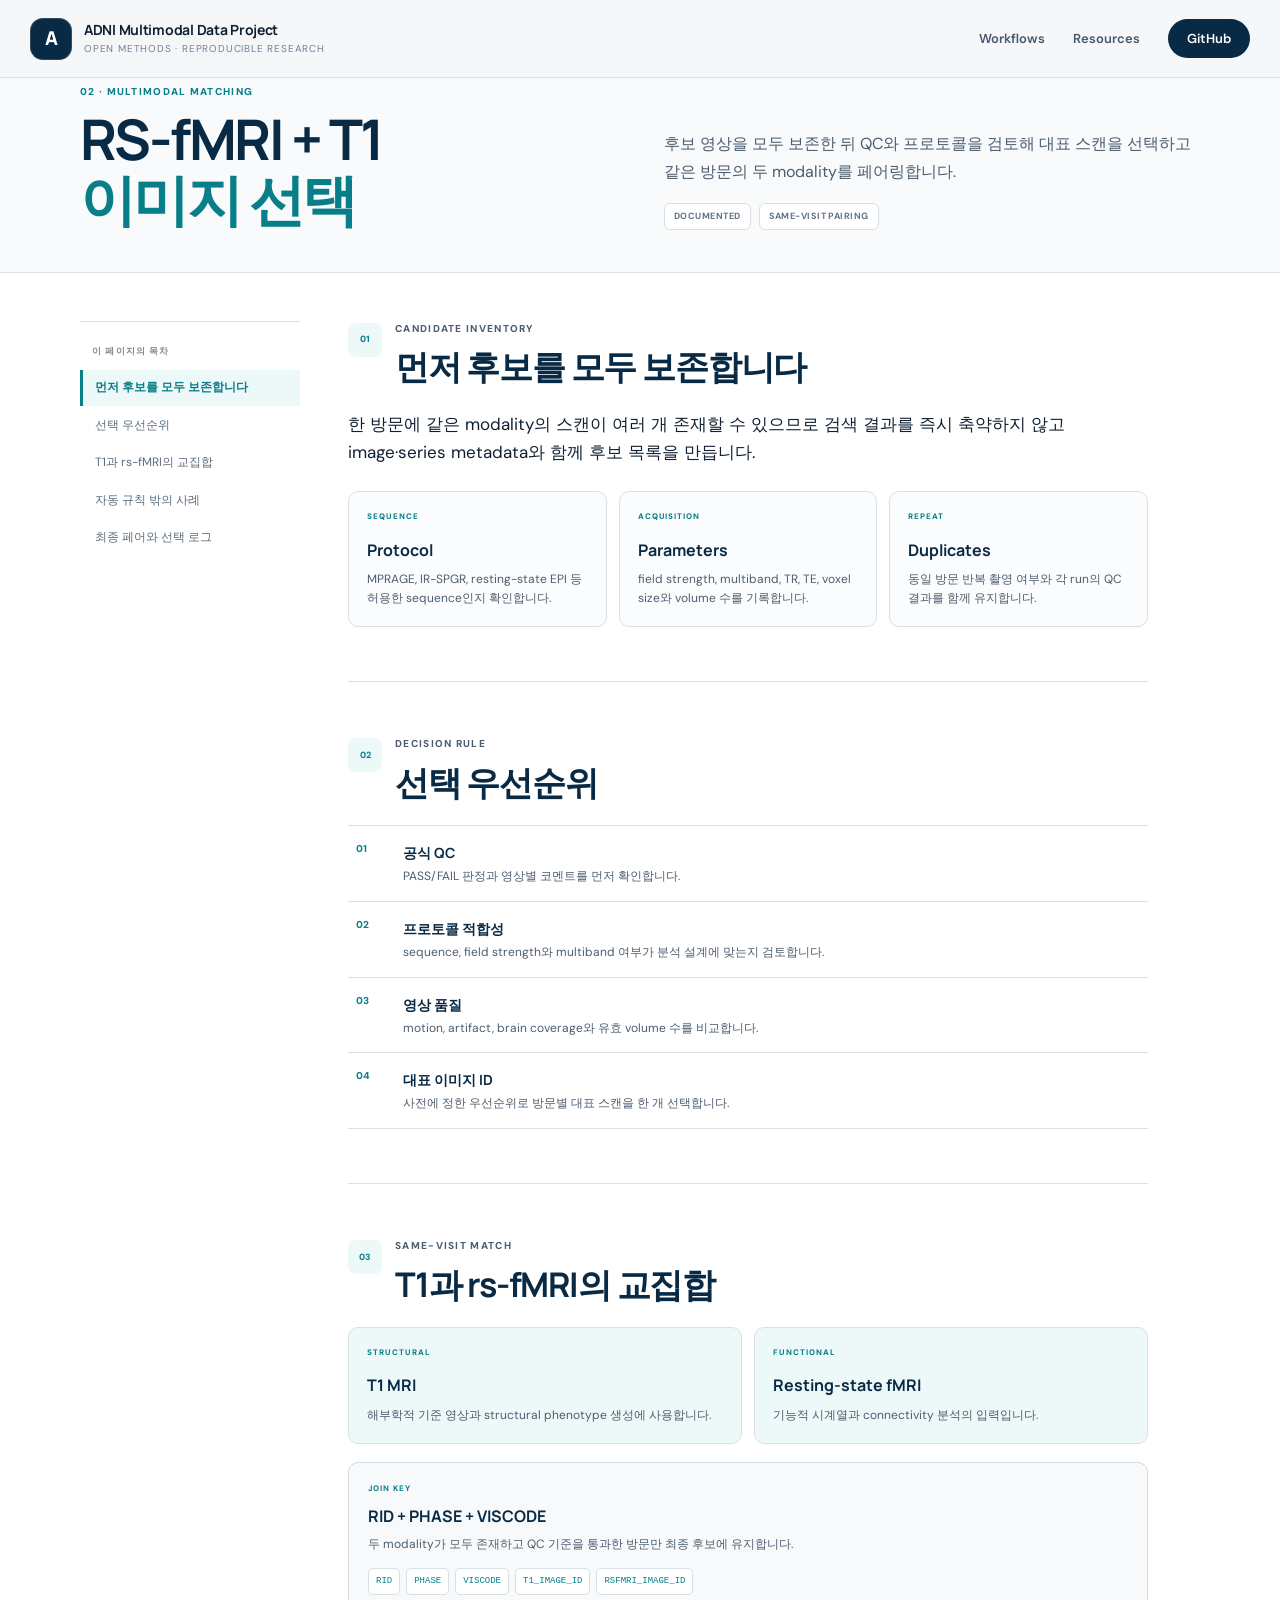
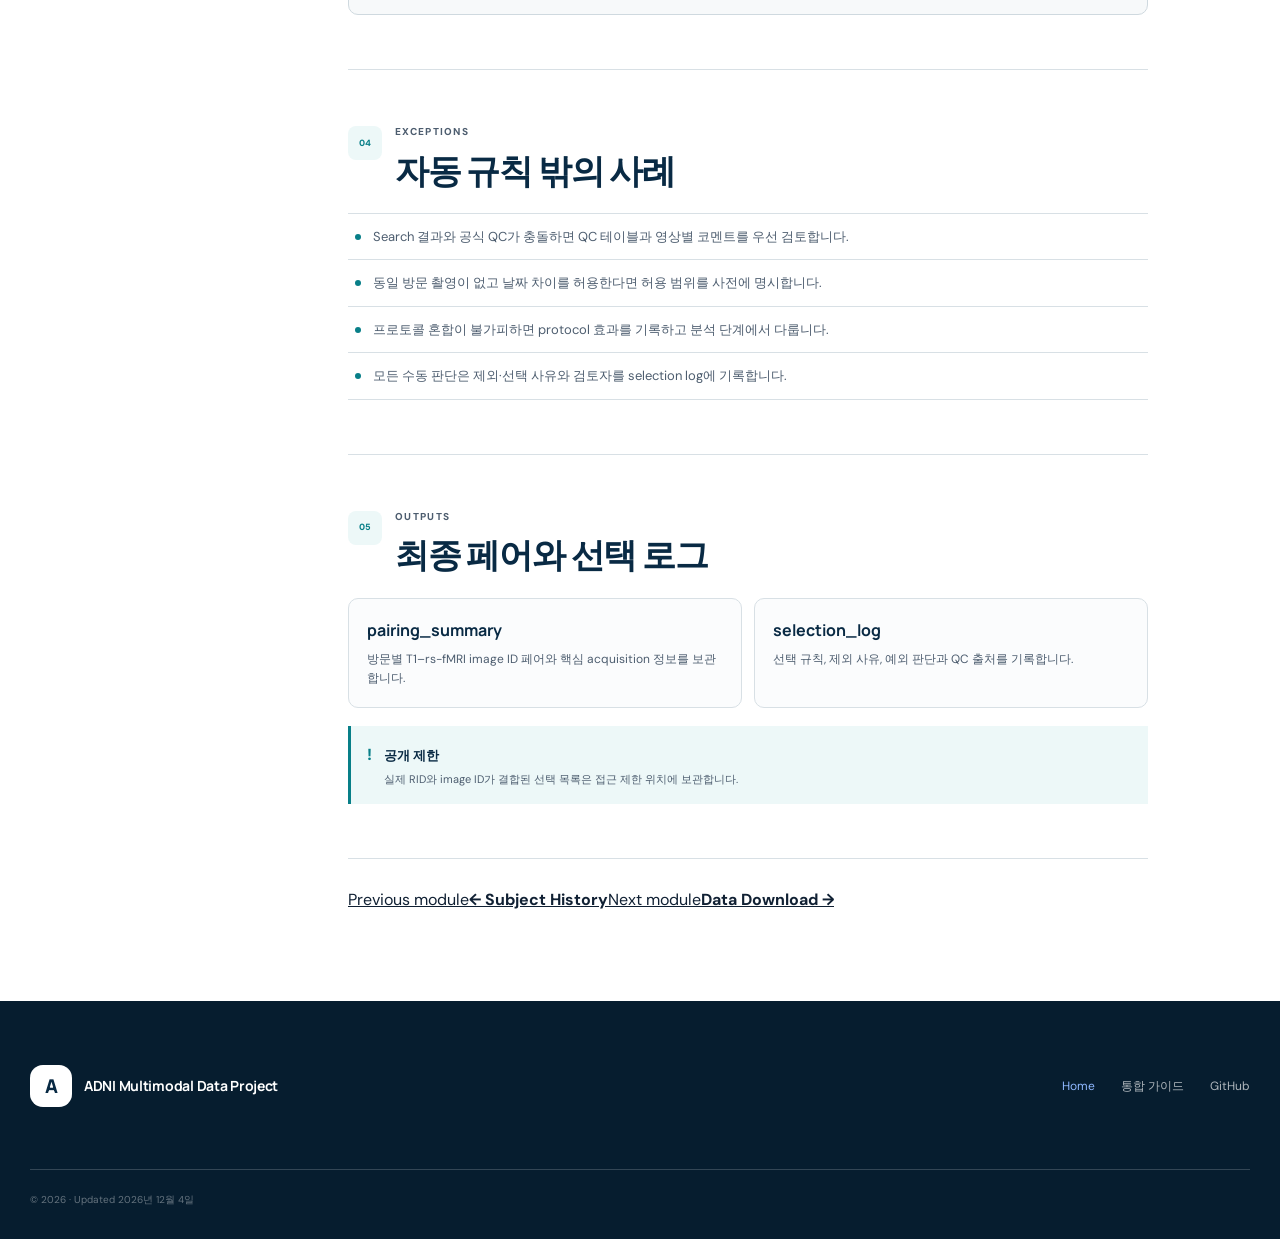
<file: methods/image-selection.html>
<!doctype html>
<html lang="ko">
<head><meta charset="utf-8" /><meta name="viewport" content="width=device-width,initial-scale=1" /><meta name="description" content="ADNI T1과 resting-state fMRI 이미지 ID 선택 및 페어링 방법" /><title>Image Selection · ADNI Multimodal Data Project</title><link rel="stylesheet" href="../assets/style.css" /><link rel="stylesheet" href="../assets/detail.css" /></head>
<body class="detail-cyan">
  <a class="skip-link" href="#main">본문으로 바로가기</a>
  <header class="site-header"><a class="brand" href="../index.html"><span class="brand-mark">A</span><span class="brand-copy"><strong>ADNI Multimodal Data Project</strong><small>Open methods · Reproducible research</small></span></a><button class="menu-button" id="menuButton" type="button" aria-expanded="false" aria-controls="siteNav"><span></span><span></span><span></span><span class="sr-only">메뉴 열기</span></button><nav class="site-nav" id="siteNav"><a href="../index.html#workflows">Workflows</a><a href="../index.html#resources">Resources</a><a class="nav-cta" href="https://github.com/IDOJI/biostat-lab">GitHub</a></nav></header>
  <main class="detail-main" id="main">
    <section class="detail-hero"><nav class="breadcrumbs"><a href="../index.html">Home</a><span>Methods</span><span>Image Selection</span></nav><p class="detail-label">02 · MULTIMODAL MATCHING</p><div class="detail-hero-grid"><h1>RS-fMRI + T1<br /><em>이미지 선택</em></h1><div><p class="detail-lead">후보 영상을 모두 보존한 뒤 QC와 프로토콜을 검토해 대표 스캔을 선택하고 같은 방문의 두 modality를 페어링합니다.</p><div class="detail-status"><span>Documented</span><span>Same-visit pairing</span></div></div></div></section>
    <div class="detail-layout">
      <aside class="detail-toc"><p>이 페이지의 목차</p><a href="#candidates">먼저 후보를 모두 보존합니다</a><a href="#rules">선택 우선순위</a><a href="#pairing">T1과 rs-fMRI의 교집합</a><a href="#exceptions">자동 규칙 밖의 사례</a><a href="#output">최종 페어와 선택 로그</a></aside>
      <div class="detail-content">
        <section class="detail-section" id="candidates"><div class="detail-section-head"><span>01</span><div><p class="detail-label">CANDIDATE INVENTORY</p><h2>먼저 후보를 모두 보존합니다</h2></div></div><p class="large-copy">한 방문에 같은 modality의 스캔이 여러 개 존재할 수 있으므로 검색 결과를 즉시 축약하지 않고 image·series metadata와 함께 후보 목록을 만듭니다.</p><div class="detail-grid three"><article class="detail-card"><span class="overline">SEQUENCE</span><h3>Protocol</h3><p>MPRAGE, IR-SPGR, resting-state EPI 등 허용한 sequence인지 확인합니다.</p></article><article class="detail-card"><span class="overline">ACQUISITION</span><h3>Parameters</h3><p>field strength, multiband, TR, TE, voxel size와 volume 수를 기록합니다.</p></article><article class="detail-card"><span class="overline">REPEAT</span><h3>Duplicates</h3><p>동일 방문 반복 촬영 여부와 각 run의 QC 결과를 함께 유지합니다.</p></article></div></section>
        <section class="detail-section" id="rules"><div class="detail-section-head"><span>02</span><div><p class="detail-label">DECISION RULE</p><h2>선택 우선순위</h2></div></div><ol class="detail-steps"><li><span>01</span><div><b>공식 QC</b><p>PASS/FAIL 판정과 영상별 코멘트를 먼저 확인합니다.</p></div></li><li><span>02</span><div><b>프로토콜 적합성</b><p>sequence, field strength와 multiband 여부가 분석 설계에 맞는지 검토합니다.</p></div></li><li><span>03</span><div><b>영상 품질</b><p>motion, artifact, brain coverage와 유효 volume 수를 비교합니다.</p></div></li><li><span>04</span><div><b>대표 이미지 ID</b><p>사전에 정한 우선순위로 방문별 대표 스캔을 한 개 선택합니다.</p></div></li></ol></section>
        <section class="detail-section" id="pairing"><div class="detail-section-head"><span>03</span><div><p class="detail-label">SAME-VISIT MATCH</p><h2>T1과 rs-fMRI의 교집합</h2></div></div><div class="detail-grid"><article class="detail-card soft"><span class="overline">STRUCTURAL</span><h3>T1 MRI</h3><p>해부학적 기준 영상과 structural phenotype 생성에 사용합니다.</p></article><article class="detail-card soft"><span class="overline">FUNCTIONAL</span><h3>Resting-state fMRI</h3><p>기능적 시계열과 connectivity 분석의 입력입니다.</p></article></div><div class="artifact-box"><span class="overline">JOIN KEY</span><h3>RID + PHASE + VISCODE</h3><p>두 modality가 모두 존재하고 QC 기준을 통과한 방문만 최종 후보에 유지합니다.</p><div class="code-fields"><code>RID</code><code>PHASE</code><code>VISCODE</code><code>T1_IMAGE_ID</code><code>RSFMRI_IMAGE_ID</code></div></div></section>
        <section class="detail-section" id="exceptions"><div class="detail-section-head"><span>04</span><div><p class="detail-label">EXCEPTIONS</p><h2>자동 규칙 밖의 사례</h2></div></div><ul class="detail-list"><li>Search 결과와 공식 QC가 충돌하면 QC 테이블과 영상별 코멘트를 우선 검토합니다.</li><li>동일 방문 촬영이 없고 날짜 차이를 허용한다면 허용 범위를 사전에 명시합니다.</li><li>프로토콜 혼합이 불가피하면 protocol 효과를 기록하고 분석 단계에서 다룹니다.</li><li>모든 수동 판단은 제외·선택 사유와 검토자를 selection log에 기록합니다.</li></ul></section>
        <section class="detail-section" id="output"><div class="detail-section-head"><span>05</span><div><p class="detail-label">OUTPUTS</p><h2>최종 페어와 선택 로그</h2></div></div><div class="detail-grid"><article class="detail-card"><h3>pairing_summary</h3><p>방문별 T1–rs-fMRI image ID 페어와 핵심 acquisition 정보를 보관합니다.</p></article><article class="detail-card"><h3>selection_log</h3><p>선택 규칙, 제외 사유, 예외 판단과 QC 출처를 기록합니다.</p></article></div><div class="detail-callout"><span>!</span><div><strong>공개 제한</strong><p>실제 RID와 image ID가 결합된 선택 목록은 접근 제한 위치에 보관합니다.</p></div></div></section>
        <nav class="detail-pagination"><a href="subject-history.html"><span>Previous module</span><b>← Subject History</b></a><a href="data-download.html"><span>Next module</span><b>Data Download →</b></a></nav>
      </div>
    </div>
  </main>
  <footer class="site-footer"><div><a class="brand footer-brand" href="../index.html"><span class="brand-mark">A</span><span class="brand-copy"><strong>ADNI Multimodal Data Project</strong></span></a></div><div class="footer-links"><a class="detail-footer-home" href="../index.html">Home</a><a href="../adni-guide.html">통합 가이드</a><a href="https://github.com/IDOJI/biostat-lab">GitHub</a></div><p class="copyright">© <span id="year"></span> · Updated <span id="updatedDate"></span></p></footer>
  <script src="../assets/app.js"></script>
</body>
</html>
</file>
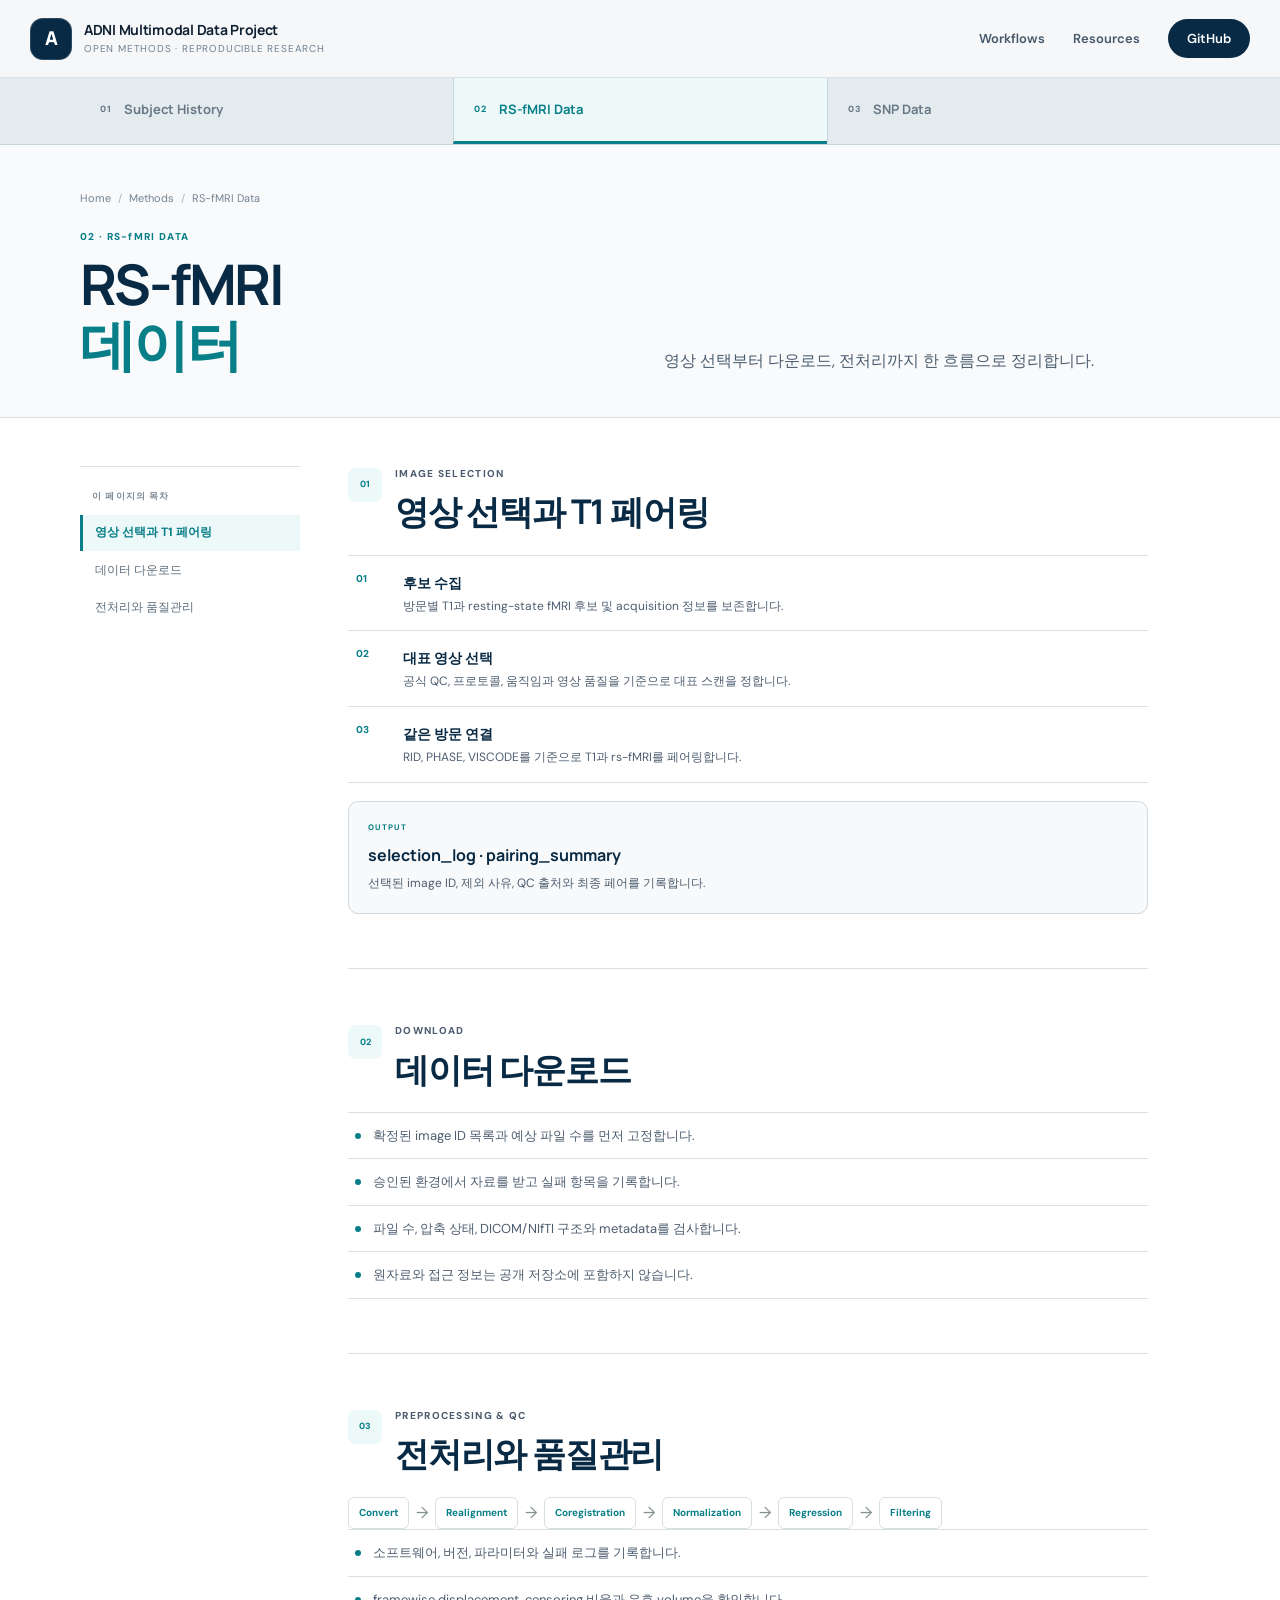
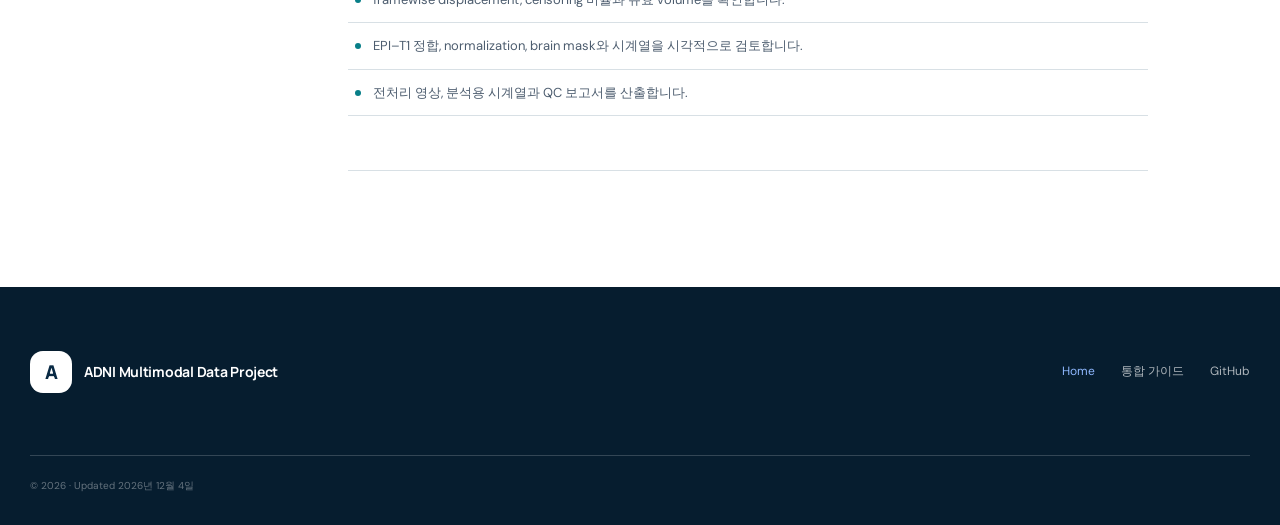
<file: methods/rsfmri-data.html>
<!doctype html>
<html lang="ko">
<head><meta charset="utf-8" /><meta name="viewport" content="width=device-width,initial-scale=1" /><meta name="description" content="ADNI RS-fMRI 영상 선택, 다운로드, 전처리 방법" /><title>RS-fMRI Data · ADNI Multimodal Data Project</title><link rel="stylesheet" href="../assets/style.css" /><link rel="stylesheet" href="../assets/detail.css" /></head>
<body class="detail-cyan">
  <a class="skip-link" href="#main">본문으로 바로가기</a>
  <header class="site-header"><a class="brand" href="../index.html"><span class="brand-mark">A</span><span class="brand-copy"><strong>ADNI Multimodal Data Project</strong><small>Open methods · Reproducible research</small></span></a><button class="menu-button" id="menuButton" type="button" aria-expanded="false" aria-controls="siteNav"><span></span><span></span><span></span><span class="sr-only">메뉴 열기</span></button><nav class="site-nav" id="siteNav"><a href="../index.html#workflows">Workflows</a><a href="../index.html#resources">Resources</a><a class="nav-cta" href="https://github.com/IDOJI/biostat-lab">GitHub</a></nav></header>
  <main class="detail-main" id="main">
    <nav class="method-tabs-shell" aria-label="데이터 섹션">
      <div class="method-tabs">
        <a href="subject-history.html"><span>01</span><b>Subject History</b></a>
        <a class="active" aria-current="page" href="rsfmri-data.html"><span>02</span><b>RS-fMRI Data</b></a>
        <a href="snp-data.html"><span>03</span><b>SNP Data</b></a>
      </div>
    </nav>
    <section class="detail-hero"><nav class="breadcrumbs"><a href="../index.html">Home</a><span>Methods</span><span>RS-fMRI Data</span></nav><p class="detail-label">02 · RS-fMRI DATA</p><div class="detail-hero-grid"><h1>RS-fMRI<br /><em>데이터</em></h1><div><p class="detail-lead">영상 선택부터 다운로드, 전처리까지 한 흐름으로 정리합니다.</p></div></div></section>
    <div class="detail-layout">
      <aside class="detail-toc"><p>이 페이지의 목차</p><a href="#selection">영상 선택과 T1 페어링</a><a href="#download">데이터 다운로드</a><a href="#preprocessing">전처리와 품질관리</a></aside>
      <div class="detail-content">
        <section class="detail-section" id="selection">
          <div class="detail-section-head"><span>01</span><div><p class="detail-label">IMAGE SELECTION</p><h2>영상 선택과 T1 페어링</h2></div></div>
          <ol class="detail-steps">
            <li><span>01</span><div><b>후보 수집</b><p>방문별 T1과 resting-state fMRI 후보 및 acquisition 정보를 보존합니다.</p></div></li>
            <li><span>02</span><div><b>대표 영상 선택</b><p>공식 QC, 프로토콜, 움직임과 영상 품질을 기준으로 대표 스캔을 정합니다.</p></div></li>
            <li><span>03</span><div><b>같은 방문 연결</b><p>RID, PHASE, VISCODE를 기준으로 T1과 rs-fMRI를 페어링합니다.</p></div></li>
          </ol>
          <div class="artifact-box"><span class="overline">OUTPUT</span><h3>selection_log · pairing_summary</h3><p>선택된 image ID, 제외 사유, QC 출처와 최종 페어를 기록합니다.</p></div>
        </section>

        <section class="detail-section" id="download">
          <div class="detail-section-head"><span>02</span><div><p class="detail-label">DOWNLOAD</p><h2>데이터 다운로드</h2></div></div>
          <ul class="detail-list">
            <li>확정된 image ID 목록과 예상 파일 수를 먼저 고정합니다.</li>
            <li>승인된 환경에서 자료를 받고 실패 항목을 기록합니다.</li>
            <li>파일 수, 압축 상태, DICOM/NIfTI 구조와 metadata를 검사합니다.</li>
            <li>원자료와 접근 정보는 공개 저장소에 포함하지 않습니다.</li>
          </ul>
        </section>

        <section class="detail-section" id="preprocessing">
          <div class="detail-section-head"><span>03</span><div><p class="detail-label">PREPROCESSING &amp; QC</p><h2>전처리와 품질관리</h2></div></div>
          <div class="detail-pipeline"><span>Convert</span><i>→</i><span>Realignment</span><i>→</i><span>Coregistration</span><i>→</i><span>Normalization</span><i>→</i><span>Regression</span><i>→</i><span>Filtering</span></div>
          <ul class="detail-list">
            <li>소프트웨어, 버전, 파라미터와 실패 로그를 기록합니다.</li>
            <li>framewise displacement, censoring 비율과 유효 volume을 확인합니다.</li>
            <li>EPI–T1 정합, normalization, brain mask와 시계열을 시각적으로 검토합니다.</li>
            <li>전처리 영상, 분석용 시계열과 QC 보고서를 산출합니다.</li>
          </ul>
        </section>

      </div>
    </div>
  </main>
  <footer class="site-footer"><div><a class="brand footer-brand" href="../index.html"><span class="brand-mark">A</span><span class="brand-copy"><strong>ADNI Multimodal Data Project</strong></span></a></div><div class="footer-links"><a class="detail-footer-home" href="../index.html">Home</a><a href="../adni-guide.html">통합 가이드</a><a href="https://github.com/IDOJI/biostat-lab">GitHub</a></div><p class="copyright">© <span id="year"></span> · Updated <span id="updatedDate"></span></p></footer>
  <script src="../assets/app.js"></script>
</body>
</html>
</file>
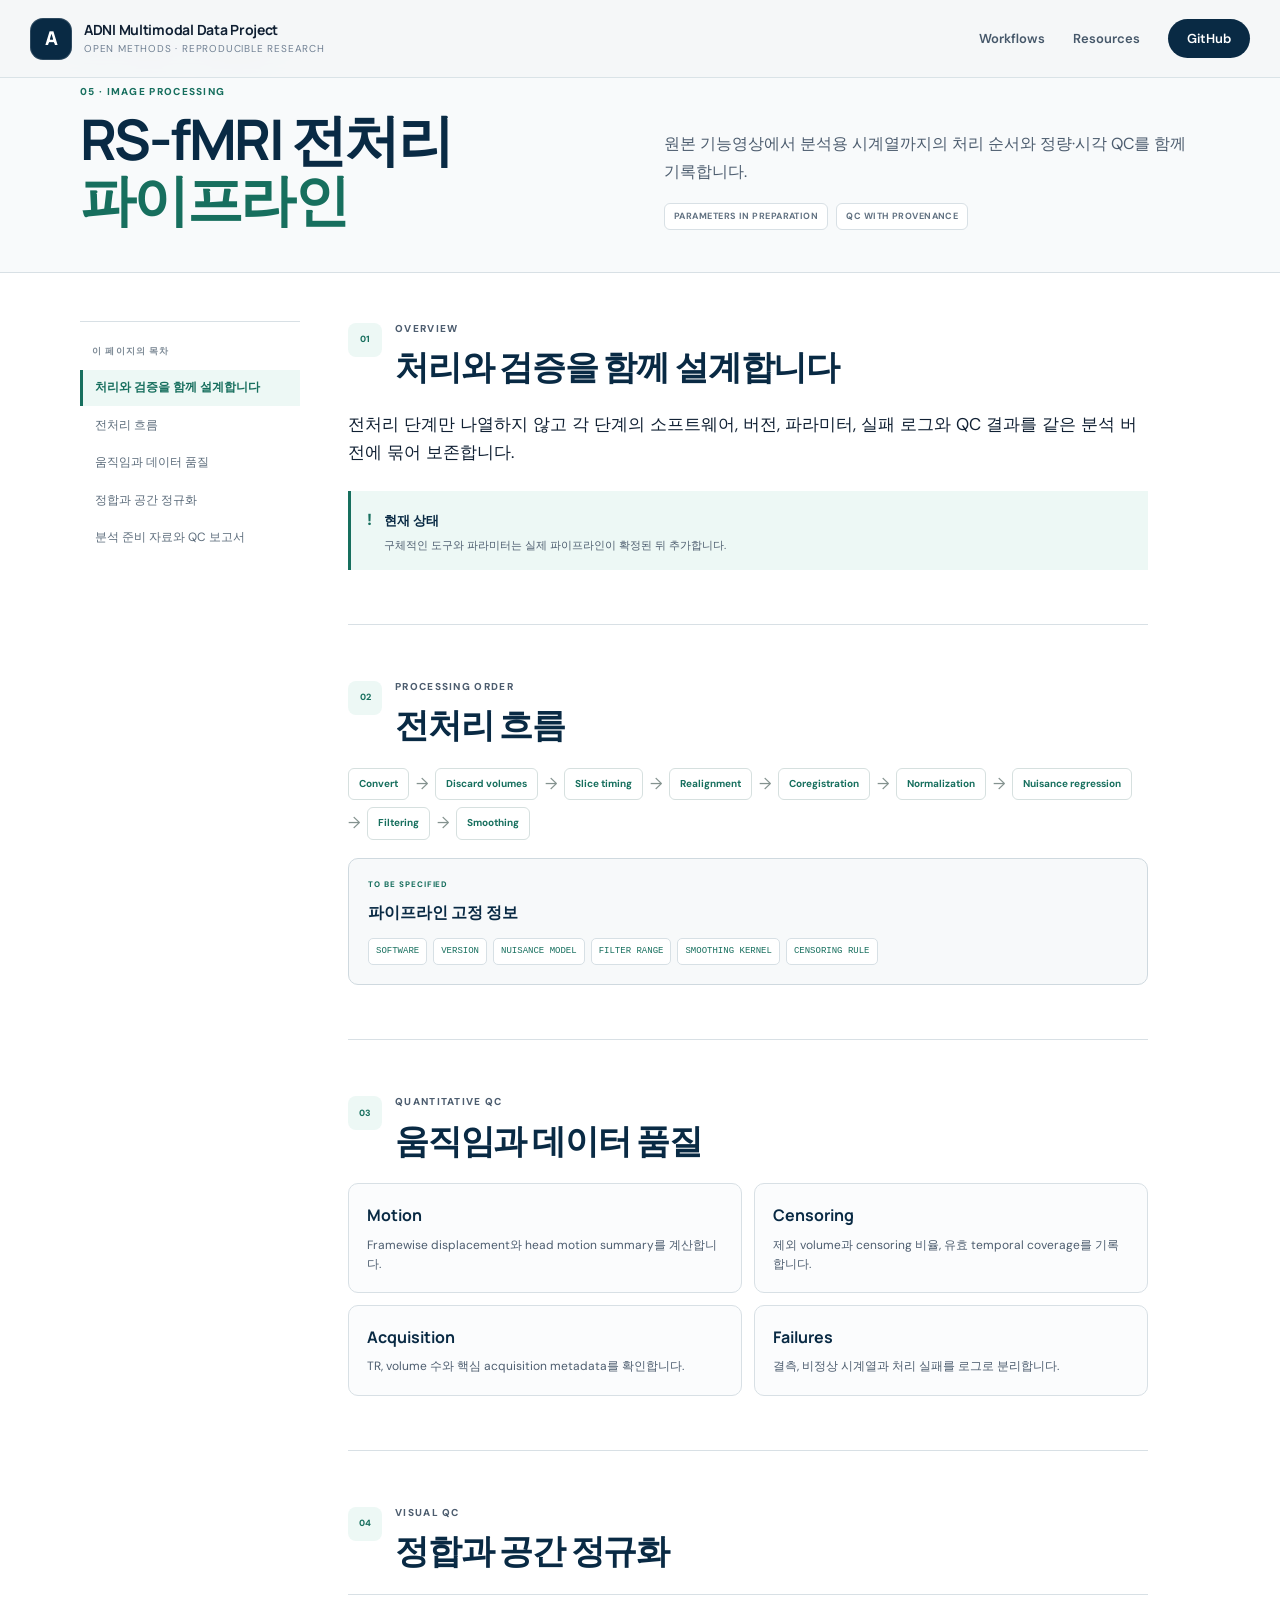
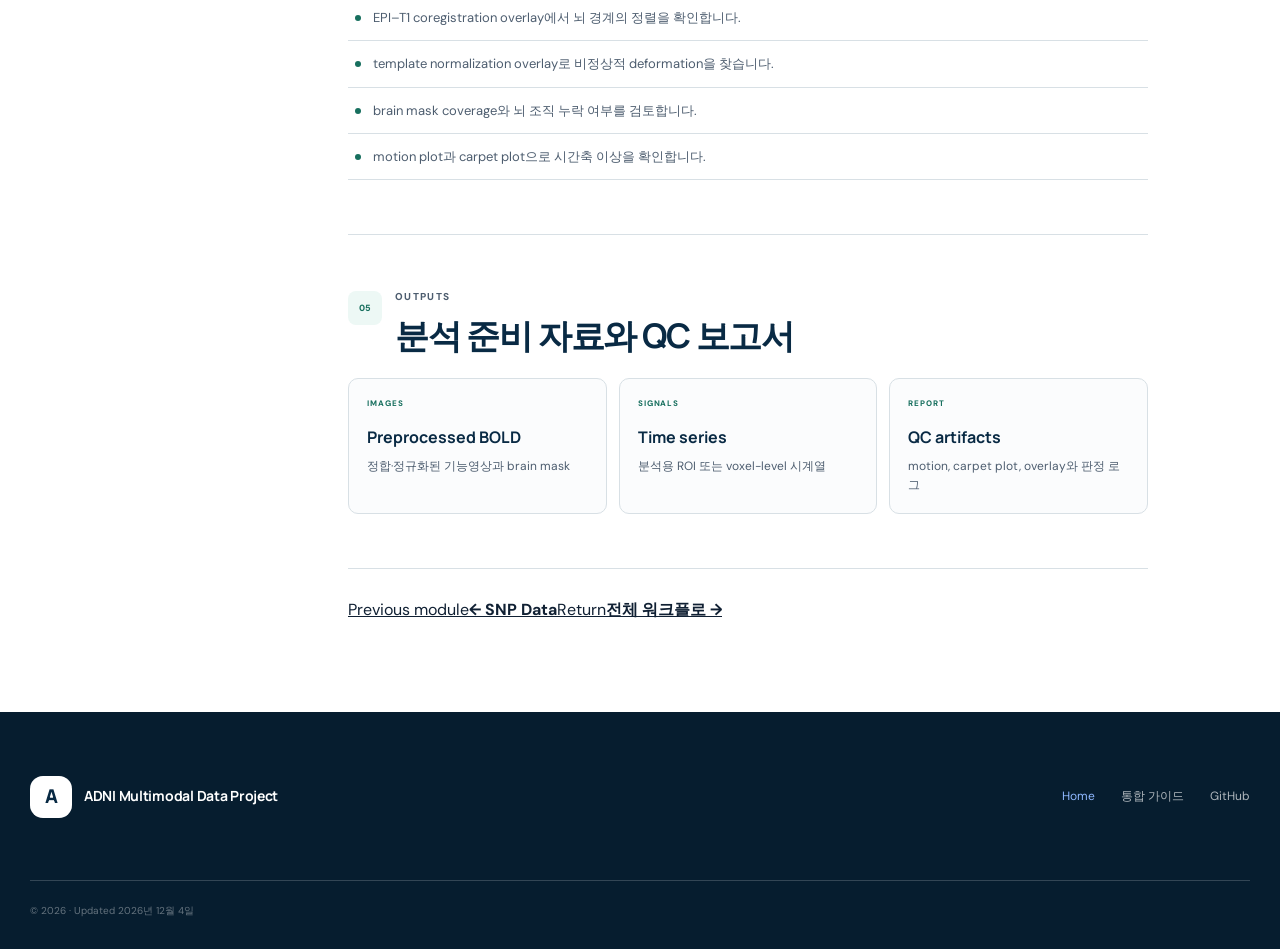
<file: methods/rsfmri-pipeline.html>
<!doctype html>
<html lang="ko">
<head><meta charset="utf-8" /><meta name="viewport" content="width=device-width,initial-scale=1" /><meta name="description" content="ADNI resting-state fMRI 전처리 파이프라인과 품질관리" /><title>rs-fMRI Pipeline · ADNI Multimodal Data Project</title><link rel="stylesheet" href="../assets/style.css" /><link rel="stylesheet" href="../assets/detail.css" /></head>
<body class="detail-green">
  <a class="skip-link" href="#main">본문으로 바로가기</a>
  <header class="site-header"><a class="brand" href="../index.html"><span class="brand-mark">A</span><span class="brand-copy"><strong>ADNI Multimodal Data Project</strong><small>Open methods · Reproducible research</small></span></a><button class="menu-button" id="menuButton" type="button" aria-expanded="false" aria-controls="siteNav"><span></span><span></span><span></span><span class="sr-only">메뉴 열기</span></button><nav class="site-nav" id="siteNav"><a href="../index.html#workflows">Workflows</a><a href="../index.html#resources">Resources</a><a class="nav-cta" href="https://github.com/IDOJI/biostat-lab">GitHub</a></nav></header>
  <main class="detail-main" id="main">
    <section class="detail-hero"><nav class="breadcrumbs"><a href="../index.html">Home</a><span>Methods</span><span>rs-fMRI Pipeline</span></nav><p class="detail-label">05 · IMAGE PROCESSING</p><div class="detail-hero-grid"><h1>RS-fMRI 전처리<br /><em>파이프라인</em></h1><div><p class="detail-lead">원본 기능영상에서 분석용 시계열까지의 처리 순서와 정량·시각 QC를 함께 기록합니다.</p><div class="detail-status"><span>Parameters in preparation</span><span>QC with provenance</span></div></div></div></section>
    <div class="detail-layout">
      <aside class="detail-toc"><p>이 페이지의 목차</p><a href="#overview">처리와 검증을 함께 설계합니다</a><a href="#pipeline">전처리 흐름</a><a href="#quantitative">움직임과 데이터 품질</a><a href="#visual">정합과 공간 정규화</a><a href="#outputs">분석 준비 자료와 QC 보고서</a></aside>
      <div class="detail-content">
        <section class="detail-section" id="overview"><div class="detail-section-head"><span>01</span><div><p class="detail-label">OVERVIEW</p><h2>처리와 검증을 함께 설계합니다</h2></div></div><p class="large-copy">전처리 단계만 나열하지 않고 각 단계의 소프트웨어, 버전, 파라미터, 실패 로그와 QC 결과를 같은 분석 버전에 묶어 보존합니다.</p><div class="detail-callout"><span>!</span><div><strong>현재 상태</strong><p>구체적인 도구와 파라미터는 실제 파이프라인이 확정된 뒤 추가합니다.</p></div></div></section>
        <section class="detail-section" id="pipeline"><div class="detail-section-head"><span>02</span><div><p class="detail-label">PROCESSING ORDER</p><h2>전처리 흐름</h2></div></div><div class="detail-pipeline"><span>Convert</span><i>→</i><span>Discard volumes</span><i>→</i><span>Slice timing</span><i>→</i><span>Realignment</span><i>→</i><span>Coregistration</span><i>→</i><span>Normalization</span><i>→</i><span>Nuisance regression</span><i>→</i><span>Filtering</span><i>→</i><span>Smoothing</span></div><div class="artifact-box"><span class="overline">TO BE SPECIFIED</span><h3>파이프라인 고정 정보</h3><div class="code-fields"><code>SOFTWARE</code><code>VERSION</code><code>NUISANCE MODEL</code><code>FILTER RANGE</code><code>SMOOTHING KERNEL</code><code>CENSORING RULE</code></div></div></section>
        <section class="detail-section" id="quantitative"><div class="detail-section-head"><span>03</span><div><p class="detail-label">QUANTITATIVE QC</p><h2>움직임과 데이터 품질</h2></div></div><div class="detail-grid"><article class="detail-card"><h3>Motion</h3><p>Framewise displacement와 head motion summary를 계산합니다.</p></article><article class="detail-card"><h3>Censoring</h3><p>제외 volume과 censoring 비율, 유효 temporal coverage를 기록합니다.</p></article><article class="detail-card"><h3>Acquisition</h3><p>TR, volume 수와 핵심 acquisition metadata를 확인합니다.</p></article><article class="detail-card"><h3>Failures</h3><p>결측, 비정상 시계열과 처리 실패를 로그로 분리합니다.</p></article></div></section>
        <section class="detail-section" id="visual"><div class="detail-section-head"><span>04</span><div><p class="detail-label">VISUAL QC</p><h2>정합과 공간 정규화</h2></div></div><ul class="detail-list"><li>EPI–T1 coregistration overlay에서 뇌 경계의 정렬을 확인합니다.</li><li>template normalization overlay로 비정상적 deformation을 찾습니다.</li><li>brain mask coverage와 뇌 조직 누락 여부를 검토합니다.</li><li>motion plot과 carpet plot으로 시간축 이상을 확인합니다.</li></ul></section>
        <section class="detail-section" id="outputs"><div class="detail-section-head"><span>05</span><div><p class="detail-label">OUTPUTS</p><h2>분석 준비 자료와 QC 보고서</h2></div></div><div class="detail-grid three"><article class="detail-card"><span class="overline">IMAGES</span><h3>Preprocessed BOLD</h3><p>정합·정규화된 기능영상과 brain mask</p></article><article class="detail-card"><span class="overline">SIGNALS</span><h3>Time series</h3><p>분석용 ROI 또는 voxel-level 시계열</p></article><article class="detail-card"><span class="overline">REPORT</span><h3>QC artifacts</h3><p>motion, carpet plot, overlay와 판정 로그</p></article></div></section>
        <nav class="detail-pagination"><a href="snp-data.html"><span>Previous module</span><b>← SNP Data</b></a><a href="../index.html#workflows"><span>Return</span><b>전체 워크플로 →</b></a></nav>
      </div>
    </div>
  </main>
  <footer class="site-footer"><div><a class="brand footer-brand" href="../index.html"><span class="brand-mark">A</span><span class="brand-copy"><strong>ADNI Multimodal Data Project</strong></span></a></div><div class="footer-links"><a class="detail-footer-home" href="../index.html">Home</a><a href="../adni-guide.html">통합 가이드</a><a href="https://github.com/IDOJI/biostat-lab">GitHub</a></div><p class="copyright">© <span id="year"></span> · Updated <span id="updatedDate"></span></p></footer>
  <script src="../assets/app.js"></script>
</body>
</html>
</file>
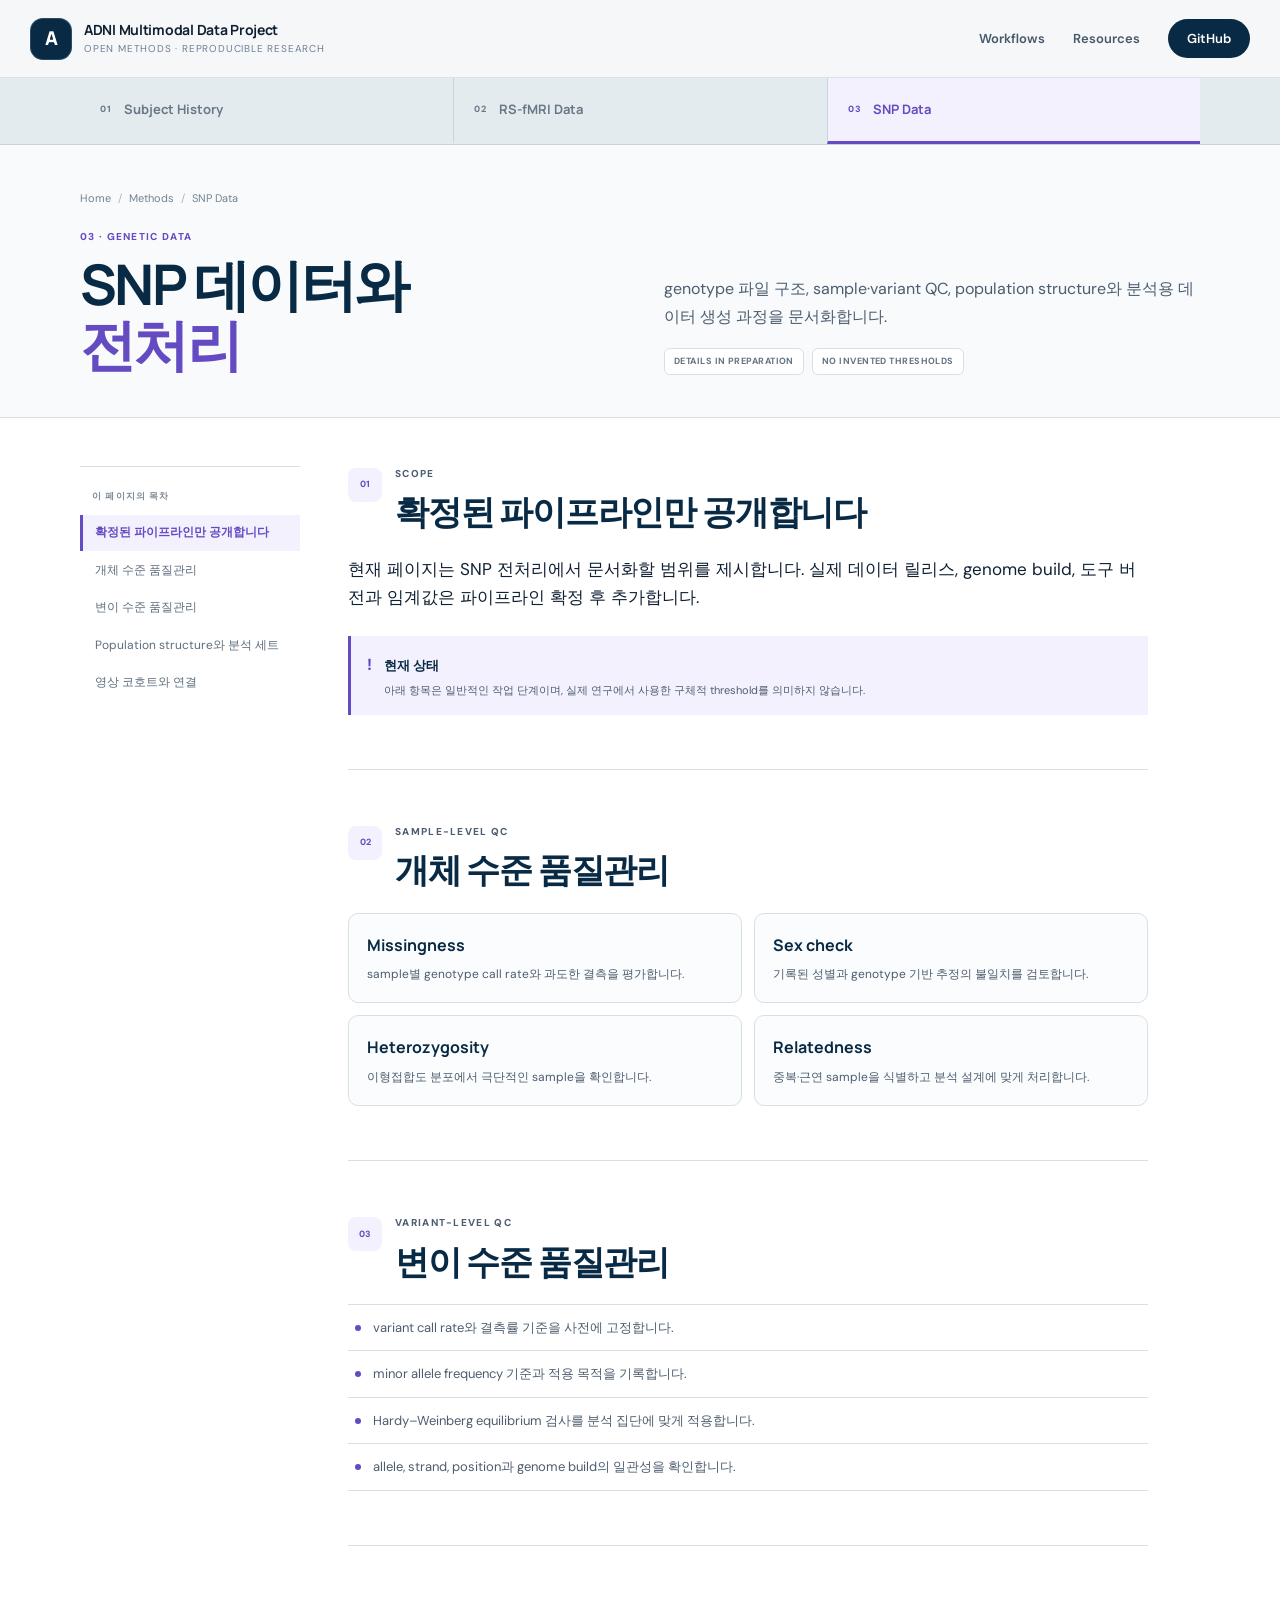
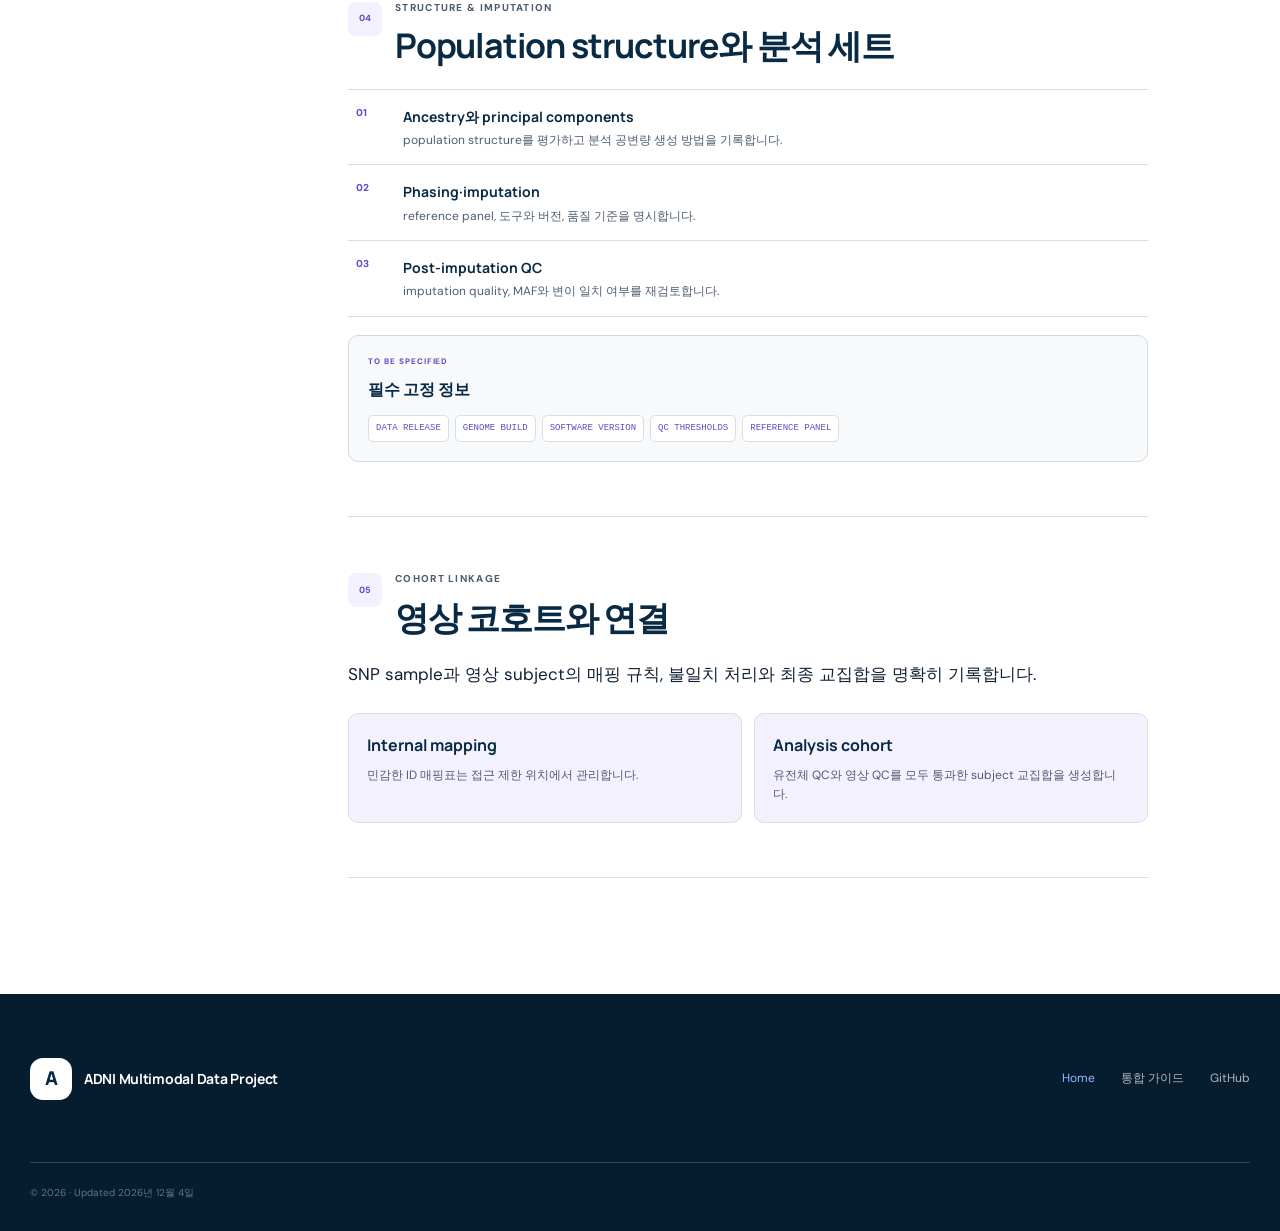
<file: methods/snp-data.html>
<!doctype html>
<html lang="ko">
<head><meta charset="utf-8" /><meta name="viewport" content="width=device-width,initial-scale=1" /><meta name="description" content="ADNI SNP 데이터 설명과 genotype 전처리 문서화 범위" /><title>SNP Data · ADNI Multimodal Data Project</title><link rel="stylesheet" href="../assets/style.css" /><link rel="stylesheet" href="../assets/detail.css" /></head>
<body class="detail-violet">
  <a class="skip-link" href="#main">본문으로 바로가기</a>
  <header class="site-header"><a class="brand" href="../index.html"><span class="brand-mark">A</span><span class="brand-copy"><strong>ADNI Multimodal Data Project</strong><small>Open methods · Reproducible research</small></span></a><button class="menu-button" id="menuButton" type="button" aria-expanded="false" aria-controls="siteNav"><span></span><span></span><span></span><span class="sr-only">메뉴 열기</span></button><nav class="site-nav" id="siteNav"><a href="../index.html#workflows">Workflows</a><a href="../index.html#resources">Resources</a><a class="nav-cta" href="https://github.com/IDOJI/biostat-lab">GitHub</a></nav></header>
  <main class="detail-main" id="main">
    <nav class="method-tabs-shell" aria-label="데이터 섹션">
      <div class="method-tabs">
        <a href="subject-history.html"><span>01</span><b>Subject History</b></a>
        <a href="rsfmri-data.html"><span>02</span><b>RS-fMRI Data</b></a>
        <a class="active" aria-current="page" href="snp-data.html"><span>03</span><b>SNP Data</b></a>
      </div>
    </nav>
    <section class="detail-hero"><nav class="breadcrumbs"><a href="../index.html">Home</a><span>Methods</span><span>SNP Data</span></nav><p class="detail-label">03 · GENETIC DATA</p><div class="detail-hero-grid"><h1>SNP 데이터와<br /><em>전처리</em></h1><div><p class="detail-lead">genotype 파일 구조, sample·variant QC, population structure와 분석용 데이터 생성 과정을 문서화합니다.</p><div class="detail-status"><span>Details in preparation</span><span>No invented thresholds</span></div></div></div></section>
    <div class="detail-layout">
      <aside class="detail-toc"><p>이 페이지의 목차</p><a href="#scope">확정된 파이프라인만 공개합니다</a><a href="#sample">개체 수준 품질관리</a><a href="#variant">변이 수준 품질관리</a><a href="#structure">Population structure와 분석 세트</a><a href="#matching">영상 코호트와 연결</a></aside>
      <div class="detail-content">
        <section class="detail-section" id="scope"><div class="detail-section-head"><span>01</span><div><p class="detail-label">SCOPE</p><h2>확정된 파이프라인만 공개합니다</h2></div></div><p class="large-copy">현재 페이지는 SNP 전처리에서 문서화할 범위를 제시합니다. 실제 데이터 릴리스, genome build, 도구 버전과 임계값은 파이프라인 확정 후 추가합니다.</p><div class="detail-callout"><span>!</span><div><strong>현재 상태</strong><p>아래 항목은 일반적인 작업 단계이며, 실제 연구에서 사용한 구체적 threshold를 의미하지 않습니다.</p></div></div></section>
        <section class="detail-section" id="sample"><div class="detail-section-head"><span>02</span><div><p class="detail-label">SAMPLE-LEVEL QC</p><h2>개체 수준 품질관리</h2></div></div><div class="detail-grid"><article class="detail-card"><h3>Missingness</h3><p>sample별 genotype call rate와 과도한 결측을 평가합니다.</p></article><article class="detail-card"><h3>Sex check</h3><p>기록된 성별과 genotype 기반 추정의 불일치를 검토합니다.</p></article><article class="detail-card"><h3>Heterozygosity</h3><p>이형접합도 분포에서 극단적인 sample을 확인합니다.</p></article><article class="detail-card"><h3>Relatedness</h3><p>중복·근연 sample을 식별하고 분석 설계에 맞게 처리합니다.</p></article></div></section>
        <section class="detail-section" id="variant"><div class="detail-section-head"><span>03</span><div><p class="detail-label">VARIANT-LEVEL QC</p><h2>변이 수준 품질관리</h2></div></div><ul class="detail-list"><li>variant call rate와 결측률 기준을 사전에 고정합니다.</li><li>minor allele frequency 기준과 적용 목적을 기록합니다.</li><li>Hardy–Weinberg equilibrium 검사를 분석 집단에 맞게 적용합니다.</li><li>allele, strand, position과 genome build의 일관성을 확인합니다.</li></ul></section>
        <section class="detail-section" id="structure"><div class="detail-section-head"><span>04</span><div><p class="detail-label">STRUCTURE & IMPUTATION</p><h2>Population structure와 분석 세트</h2></div></div><ol class="detail-steps"><li><span>01</span><div><b>Ancestry와 principal components</b><p>population structure를 평가하고 분석 공변량 생성 방법을 기록합니다.</p></div></li><li><span>02</span><div><b>Phasing·imputation</b><p>reference panel, 도구와 버전, 품질 기준을 명시합니다.</p></div></li><li><span>03</span><div><b>Post-imputation QC</b><p>imputation quality, MAF와 변이 일치 여부를 재검토합니다.</p></div></li></ol><div class="artifact-box"><span class="overline">TO BE SPECIFIED</span><h3>필수 고정 정보</h3><div class="code-fields"><code>DATA RELEASE</code><code>GENOME BUILD</code><code>SOFTWARE VERSION</code><code>QC THRESHOLDS</code><code>REFERENCE PANEL</code></div></div></section>
        <section class="detail-section" id="matching"><div class="detail-section-head"><span>05</span><div><p class="detail-label">COHORT LINKAGE</p><h2>영상 코호트와 연결</h2></div></div><p class="large-copy">SNP sample과 영상 subject의 매핑 규칙, 불일치 처리와 최종 교집합을 명확히 기록합니다.</p><div class="detail-grid"><article class="detail-card soft"><h3>Internal mapping</h3><p>민감한 ID 매핑표는 접근 제한 위치에서 관리합니다.</p></article><article class="detail-card soft"><h3>Analysis cohort</h3><p>유전체 QC와 영상 QC를 모두 통과한 subject 교집합을 생성합니다.</p></article></div></section>
      </div>
    </div>
  </main>
  <footer class="site-footer"><div><a class="brand footer-brand" href="../index.html"><span class="brand-mark">A</span><span class="brand-copy"><strong>ADNI Multimodal Data Project</strong></span></a></div><div class="footer-links"><a class="detail-footer-home" href="../index.html">Home</a><a href="../adni-guide.html">통합 가이드</a><a href="https://github.com/IDOJI/biostat-lab">GitHub</a></div><p class="copyright">© <span id="year"></span> · Updated <span id="updatedDate"></span></p></footer>
  <script src="../assets/app.js"></script>
</body>
</html>
</file>
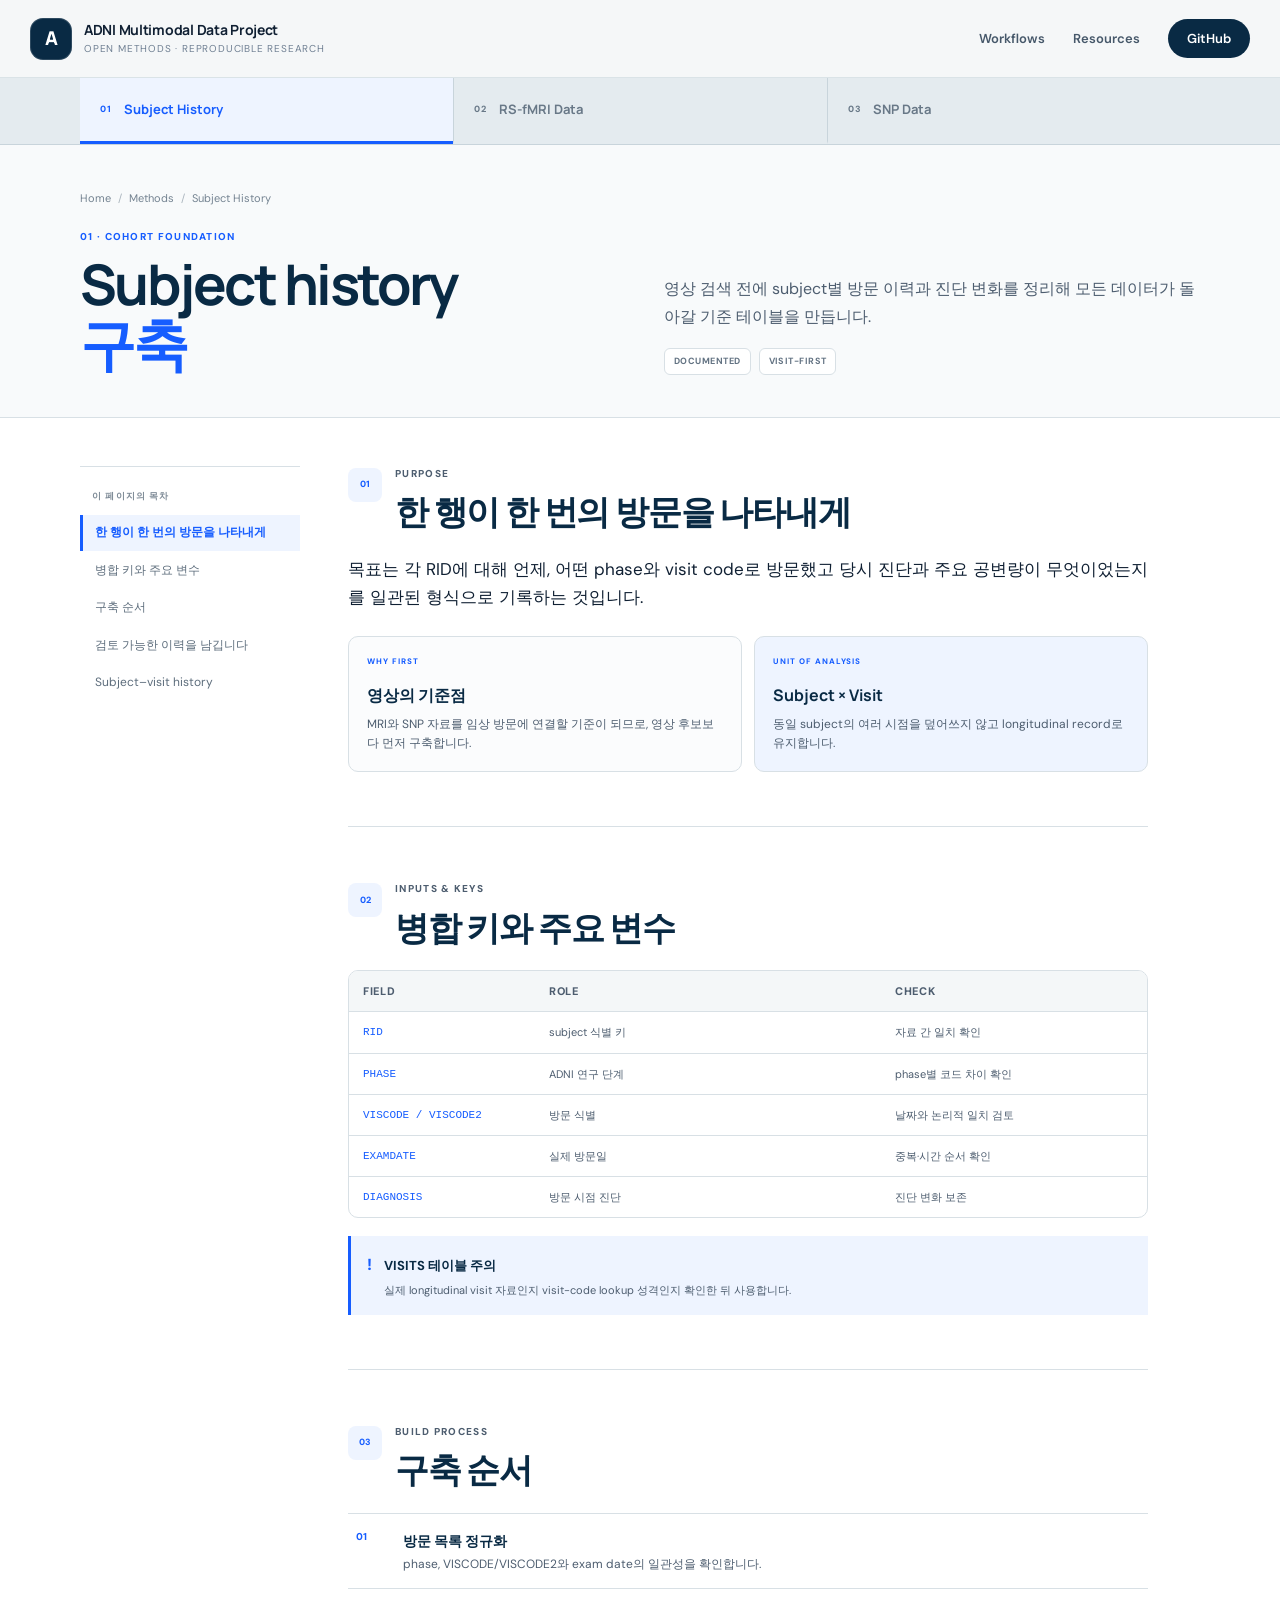
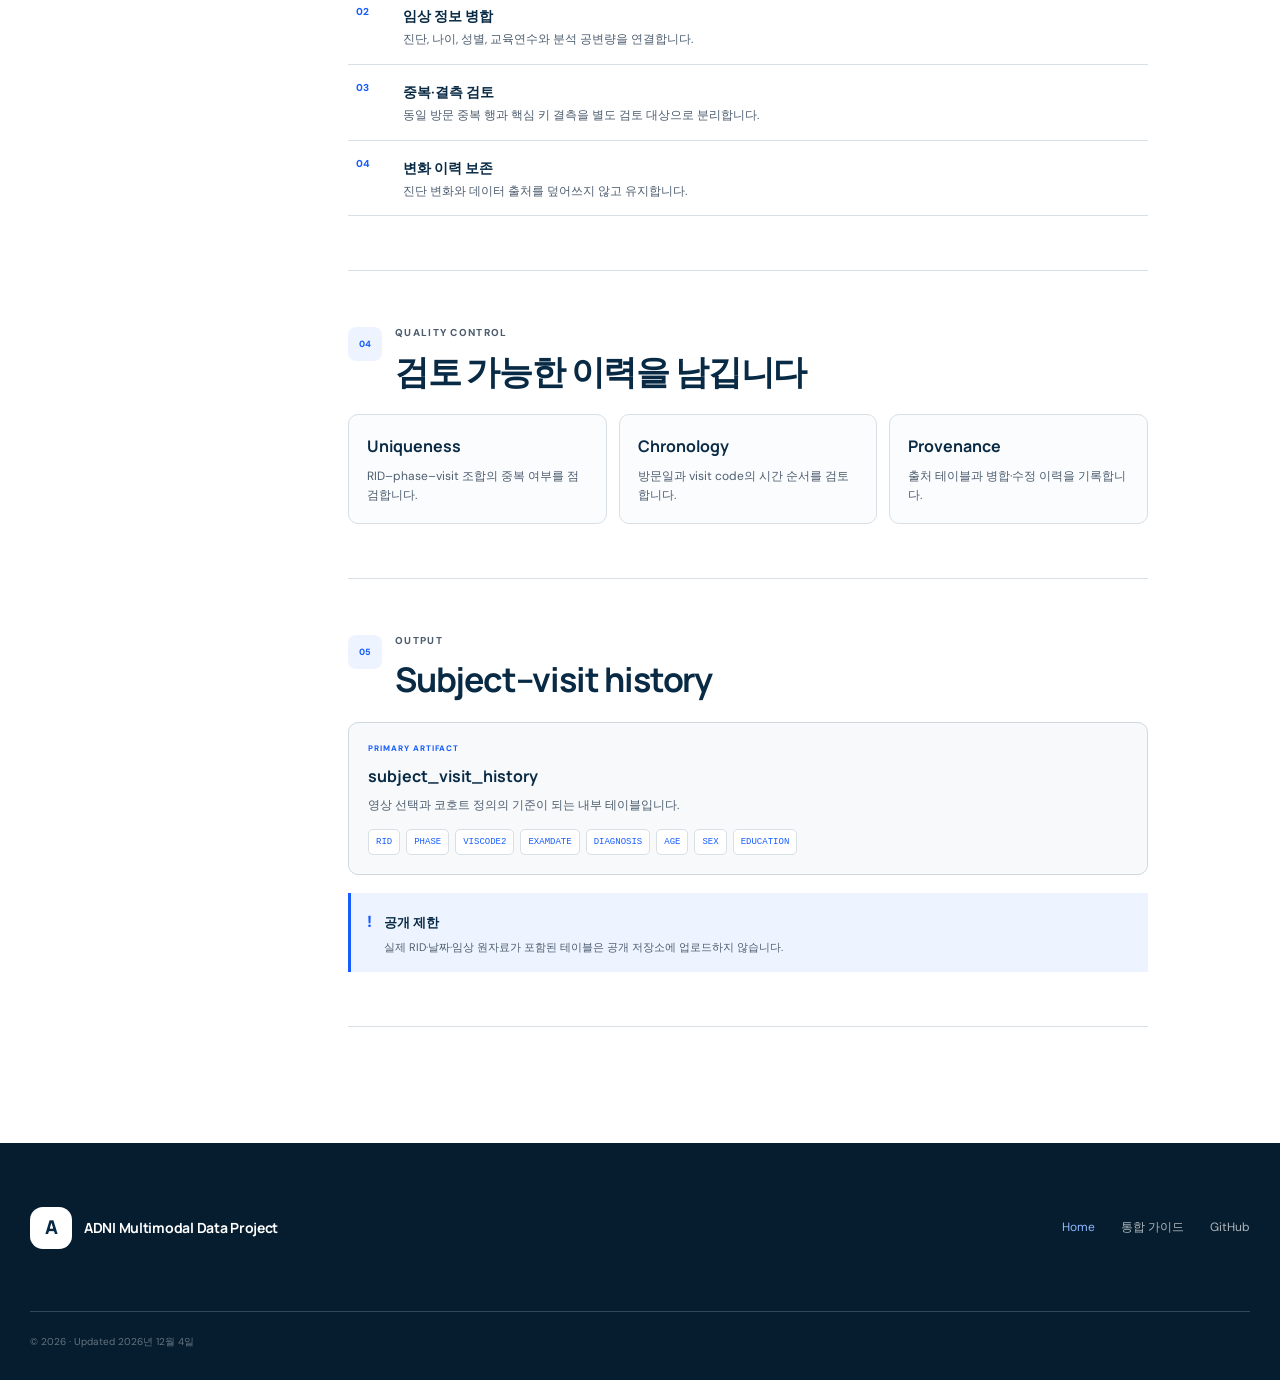
<file: methods/subject-history.html>
<!doctype html>
<html lang="ko">
<head>
  <meta charset="utf-8" /><meta name="viewport" content="width=device-width,initial-scale=1" />
  <meta name="description" content="ADNI subject별 longitudinal visit history 구축 방법" />
  <title>Subject History · ADNI Multimodal Data Project</title>
  <link rel="stylesheet" href="../assets/style.css" /><link rel="stylesheet" href="../assets/detail.css" />
</head>
<body class="detail-blue">
  <a class="skip-link" href="#main">본문으로 바로가기</a>
  <header class="site-header">
    <a class="brand" href="../index.html"><span class="brand-mark">A</span><span class="brand-copy"><strong>ADNI Multimodal Data Project</strong><small>Open methods · Reproducible research</small></span></a>
    <button class="menu-button" id="menuButton" type="button" aria-expanded="false" aria-controls="siteNav"><span></span><span></span><span></span><span class="sr-only">메뉴 열기</span></button>
    <nav class="site-nav" id="siteNav"><a href="../index.html#workflows">Workflows</a><a href="../index.html#resources">Resources</a><a class="nav-cta" href="https://github.com/IDOJI/biostat-lab">GitHub</a></nav>
  </header>
  <main class="detail-main" id="main">
    <nav class="method-tabs-shell" aria-label="데이터 섹션">
      <div class="method-tabs">
        <a class="active" aria-current="page" href="subject-history.html"><span>01</span><b>Subject History</b></a>
        <a href="rsfmri-data.html"><span>02</span><b>RS-fMRI Data</b></a>
        <a href="snp-data.html"><span>03</span><b>SNP Data</b></a>
      </div>
    </nav>
    <section class="detail-hero">
      <nav class="breadcrumbs"><a href="../index.html">Home</a><span>Methods</span><span>Subject History</span></nav>
      <p class="detail-label">01 · COHORT FOUNDATION</p>
      <div class="detail-hero-grid">
        <h1>Subject history<br /><em>구축</em></h1>
        <div><p class="detail-lead">영상 검색 전에 subject별 방문 이력과 진단 변화를 정리해 모든 데이터가 돌아갈 기준 테이블을 만듭니다.</p><div class="detail-status"><span>Documented</span><span>Visit-first</span></div></div>
      </div>
    </section>
    <div class="detail-layout">
      <aside class="detail-toc"><p>이 페이지의 목차</p><a href="#goal">한 행이 한 번의 방문을 나타내게</a><a href="#inputs">병합 키와 주요 변수</a><a href="#process">구축 순서</a><a href="#qc">검토 가능한 이력을 남깁니다</a><a href="#output">Subject–visit history</a></aside>
      <div class="detail-content">
        <section class="detail-section" id="goal">
          <div class="detail-section-head"><span>01</span><div><p class="detail-label">PURPOSE</p><h2>한 행이 한 번의 방문을 나타내게</h2></div></div>
          <p class="large-copy">목표는 각 RID에 대해 언제, 어떤 phase와 visit code로 방문했고 당시 진단과 주요 공변량이 무엇이었는지를 일관된 형식으로 기록하는 것입니다.</p>
          <div class="detail-grid"><article class="detail-card"><span class="overline">WHY FIRST</span><h3>영상의 기준점</h3><p>MRI와 SNP 자료를 임상 방문에 연결할 기준이 되므로, 영상 후보보다 먼저 구축합니다.</p></article><article class="detail-card soft"><span class="overline">UNIT OF ANALYSIS</span><h3>Subject × Visit</h3><p>동일 subject의 여러 시점을 덮어쓰지 않고 longitudinal record로 유지합니다.</p></article></div>
        </section>
        <section class="detail-section" id="inputs">
          <div class="detail-section-head"><span>02</span><div><p class="detail-label">INPUTS & KEYS</p><h2>병합 키와 주요 변수</h2></div></div>
          <div class="key-table">
            <div class="key-row head"><span>Field</span><span>Role</span><span>Check</span></div>
            <div class="key-row"><code>RID</code><span>subject 식별 키</span><span>자료 간 일치 확인</span></div>
            <div class="key-row"><code>PHASE</code><span>ADNI 연구 단계</span><span>phase별 코드 차이 확인</span></div>
            <div class="key-row"><code>VISCODE / VISCODE2</code><span>방문 식별</span><span>날짜와 논리적 일치 검토</span></div>
            <div class="key-row"><code>EXAMDATE</code><span>실제 방문일</span><span>중복·시간 순서 확인</span></div>
            <div class="key-row"><code>DIAGNOSIS</code><span>방문 시점 진단</span><span>진단 변화 보존</span></div>
          </div>
          <div class="detail-callout"><span>!</span><div><strong>VISITS 테이블 주의</strong><p>실제 longitudinal visit 자료인지 visit-code lookup 성격인지 확인한 뒤 사용합니다.</p></div></div>
        </section>
        <section class="detail-section" id="process">
          <div class="detail-section-head"><span>03</span><div><p class="detail-label">BUILD PROCESS</p><h2>구축 순서</h2></div></div>
          <ol class="detail-steps">
            <li><span>01</span><div><b>방문 목록 정규화</b><p>phase, VISCODE/VISCODE2와 exam date의 일관성을 확인합니다.</p></div></li>
            <li><span>02</span><div><b>임상 정보 병합</b><p>진단, 나이, 성별, 교육연수와 분석 공변량을 연결합니다.</p></div></li>
            <li><span>03</span><div><b>중복·결측 검토</b><p>동일 방문 중복 행과 핵심 키 결측을 별도 검토 대상으로 분리합니다.</p></div></li>
            <li><span>04</span><div><b>변화 이력 보존</b><p>진단 변화와 데이터 출처를 덮어쓰지 않고 유지합니다.</p></div></li>
          </ol>
        </section>
        <section class="detail-section" id="qc">
          <div class="detail-section-head"><span>04</span><div><p class="detail-label">QUALITY CONTROL</p><h2>검토 가능한 이력을 남깁니다</h2></div></div>
          <div class="detail-grid three"><article class="detail-card"><h3>Uniqueness</h3><p>RID–phase–visit 조합의 중복 여부를 점검합니다.</p></article><article class="detail-card"><h3>Chronology</h3><p>방문일과 visit code의 시간 순서를 검토합니다.</p></article><article class="detail-card"><h3>Provenance</h3><p>출처 테이블과 병합·수정 이력을 기록합니다.</p></article></div>
        </section>
        <section class="detail-section" id="output">
          <div class="detail-section-head"><span>05</span><div><p class="detail-label">OUTPUT</p><h2>Subject–visit history</h2></div></div>
          <div class="artifact-box"><span class="overline">PRIMARY ARTIFACT</span><h3>subject_visit_history</h3><p>영상 선택과 코호트 정의의 기준이 되는 내부 테이블입니다.</p><div class="code-fields"><code>RID</code><code>PHASE</code><code>VISCODE2</code><code>EXAMDATE</code><code>DIAGNOSIS</code><code>AGE</code><code>SEX</code><code>EDUCATION</code></div></div>
          <div class="detail-callout"><span>!</span><div><strong>공개 제한</strong><p>실제 RID·날짜·임상 원자료가 포함된 테이블은 공개 저장소에 업로드하지 않습니다.</p></div></div>
        </section>
      </div>
    </div>
  </main>
  <footer class="site-footer"><div><a class="brand footer-brand" href="../index.html"><span class="brand-mark">A</span><span class="brand-copy"><strong>ADNI Multimodal Data Project</strong></span></a></div><div class="footer-links"><a class="detail-footer-home" href="../index.html">Home</a><a href="../adni-guide.html">통합 가이드</a><a href="https://github.com/IDOJI/biostat-lab">GitHub</a></div><p class="copyright">© <span id="year"></span> · Updated <span id="updatedDate"></span></p></footer>
  <script src="../assets/app.js"></script>
</body>
</html>
</file>
<file: assets/style.css>
@import url('https://fonts.googleapis.com/css2?family=DM+Sans:wght@400;500;600;700&family=Manrope:wght@500;600;700;800&display=swap');

:root {
  --ink: #102033;
  --ink-soft: #4d5d6f;
  --navy: #092a44;
  --blue: #165dff;
  --cyan: #05a6a6;
  --amber: #c77900;
  --violet: #7257d6;
  --green: #18856f;
  --paper: #f4f7f8;
  --white: #ffffff;
  --line: #d8e0e5;
  --line-dark: rgba(255, 255, 255, .18);
  --shadow: 0 28px 80px rgba(9, 42, 68, .09);
  --radius-lg: 32px;
  --radius-md: 20px;
  --max: 1220px;
}

* { box-sizing: border-box; }
html { scroll-behavior: smooth; scroll-padding-top: 92px; }
body {
  margin: 0;
  background: var(--paper);
  color: var(--ink);
  font-family: "DM Sans", -apple-system, BlinkMacSystemFont, "Segoe UI", sans-serif;
  line-height: 1.65;
}
a { color: inherit; }
button, input { font: inherit; }
code { font-family: "SFMono-Regular", Consolas, monospace; }
.sr-only {
  position: absolute;
  width: 1px;
  height: 1px;
  padding: 0;
  margin: -1px;
  overflow: hidden;
  clip: rect(0, 0, 0, 0);
  white-space: nowrap;
  border: 0;
}
.skip-link {
  position: fixed;
  z-index: 1000;
  top: 10px;
  left: 10px;
  padding: 10px 14px;
  border-radius: 8px;
  background: var(--navy);
  color: #fff;
  transform: translateY(-150%);
}
.skip-link:focus { transform: translateY(0); }

.site-header {
  position: fixed;
  z-index: 100;
  inset: 0 0 auto;
  height: 78px;
  display: flex;
  align-items: center;
  justify-content: space-between;
  padding: 0 max(28px, calc((100vw - var(--max)) / 2));
  background: rgba(244, 247, 248, .9);
  border-bottom: 1px solid rgba(216, 224, 229, .9);
  backdrop-filter: blur(16px);
}
.brand {
  display: inline-flex;
  align-items: center;
  gap: 12px;
  text-decoration: none;
}
.brand-mark {
  display: grid;
  place-items: center;
  width: 42px;
  height: 42px;
  border-radius: 13px;
  background: var(--navy);
  color: #fff;
  font: 800 19px/1 "Manrope", sans-serif;
  box-shadow: inset 0 0 0 1px rgba(255, 255, 255, .15);
}
.brand-copy strong, .brand-copy small { display: block; line-height: 1.2; }
.brand-copy strong { font: 700 14px/1.2 "Manrope", sans-serif; letter-spacing: -.02em; }
.brand-copy small { margin-top: 4px; color: #708093; font-size: 10px; letter-spacing: .08em; text-transform: uppercase; }
.site-nav { display: flex; align-items: center; gap: 28px; }
.site-nav a {
  color: #46586a;
  font-size: 13px;
  font-weight: 600;
  text-decoration: none;
  transition: color .2s ease;
}
.site-nav a:hover, .site-nav a.active { color: var(--blue); }
.site-nav .nav-cta {
  min-width: 82px;
  padding: 9px 16px;
  border-radius: 999px;
  background: var(--navy);
  color: #fff;
  text-align: center;
}
.site-nav .nav-cta:hover { color: #fff; background: var(--blue); }
.menu-button { display: none; }

main { overflow: hidden; }
.section-shell { width: min(var(--max), calc(100% - 48px)); margin-inline: auto; }
.hero {
  position: relative;
  display: grid;
  grid-template-columns: minmax(0, 1.05fr) minmax(430px, .95fr);
  align-items: center;
  min-height: 820px;
  padding: 142px max(28px, calc((100vw - var(--max)) / 2)) 78px;
  background:
    radial-gradient(circle at 75% 25%, rgba(22, 93, 255, .11), transparent 28%),
    linear-gradient(135deg, #f8fafb 0%, #eef3f5 100%);
}
.hero::before {
  content: "";
  position: absolute;
  inset: auto 0 0;
  height: 1px;
  background: linear-gradient(90deg, transparent, #cfd9df 20%, #cfd9df 80%, transparent);
}
.eyebrow {
  margin: 0 0 18px;
  color: var(--blue);
  font-size: 12px;
  font-weight: 700;
  letter-spacing: .16em;
}
h1, h2, h3, h4 { font-family: "Manrope", sans-serif; }
h1 {
  max-width: 760px;
  margin: 0;
  color: var(--navy);
  font-size: clamp(52px, 6.2vw, 88px);
  font-weight: 700;
  line-height: 1.04;
  letter-spacing: -.065em;
}
h1 em { color: var(--blue); font-style: normal; }
.hero-lead {
  max-width: 700px;
  margin: 28px 0 0;
  color: var(--ink-soft);
  font-size: 18px;
  line-height: 1.75;
}
.hero-actions { display: flex; flex-wrap: wrap; gap: 12px; margin-top: 34px; }
.button {
  display: inline-flex;
  min-height: 48px;
  align-items: center;
  justify-content: center;
  padding: 0 22px;
  border-radius: 12px;
  font-size: 14px;
  font-weight: 700;
  text-decoration: none;
  transition: transform .2s ease, box-shadow .2s ease, background .2s ease;
}
.button:hover { transform: translateY(-2px); }
.button-primary { background: var(--blue); color: #fff; box-shadow: 0 12px 28px rgba(22, 93, 255, .22); }
.button-secondary { border: 1px solid var(--line); background: rgba(255, 255, 255, .7); color: var(--navy); }
.hero-meta { display: flex; gap: 44px; margin: 46px 0 0; }
.hero-meta div { padding-left: 14px; border-left: 2px solid var(--blue); }
.hero-meta dt { color: #8794a3; font-size: 10px; font-weight: 700; letter-spacing: .12em; text-transform: uppercase; }
.hero-meta dd { margin: 3px 0 0; color: var(--navy); font-size: 13px; font-weight: 600; }

.hero-visual {
  position: relative;
  width: min(520px, 100%);
  aspect-ratio: 1;
  margin-left: auto;
}
.visual-orbit {
  position: absolute;
  inset: 12%;
  border: 1px solid rgba(22, 93, 255, .2);
  border-radius: 50%;
}
.visual-orbit::before, .visual-orbit::after {
  content: "";
  position: absolute;
  width: 8px;
  height: 8px;
  border-radius: 50%;
  background: var(--blue);
  box-shadow: 0 0 0 6px rgba(22, 93, 255, .08);
}
.visual-orbit::before { top: 14%; right: 14%; }
.visual-orbit::after { bottom: 16%; left: 12%; }
.orbit-two { inset: 24%; border-style: dashed; transform: rotate(24deg); }
.orbit-two::before { background: var(--cyan); top: 45%; right: -4px; }
.orbit-two::after { background: var(--violet); bottom: 46%; left: -4px; }
.visual-core {
  position: absolute;
  inset: 34%;
  display: flex;
  flex-direction: column;
  justify-content: center;
  border-radius: 50%;
  background: var(--navy);
  color: #fff;
  text-align: center;
  box-shadow: 0 24px 60px rgba(9, 42, 68, .24);
}
.visual-core span { color: #7db2ff; font-size: 11px; font-weight: 800; letter-spacing: .18em; }
.visual-core strong { margin-top: 8px; font: 700 15px/1.35 "Manrope", sans-serif; }
.data-node {
  position: absolute;
  min-width: 144px;
  padding: 14px 16px;
  border: 1px solid rgba(216, 224, 229, .9);
  border-radius: 16px;
  background: rgba(255, 255, 255, .88);
  box-shadow: 0 14px 35px rgba(9, 42, 68, .08);
  backdrop-filter: blur(10px);
}
.data-node span { display: block; color: var(--blue); font-size: 9px; font-weight: 800; letter-spacing: .12em; }
.data-node b { display: block; margin-top: 2px; color: var(--navy); font: 700 15px/1.3 "Manrope", sans-serif; }
.data-node small { color: #81909e; font-size: 11px; }
.node-a { top: 5%; left: 6%; }
.node-b { top: 18%; right: 0; }
.node-c { bottom: 14%; left: 0; }
.node-d { right: 5%; bottom: 4%; }

.intro { padding: 118px 0; }
.section-kicker { display: flex; align-items: center; gap: 16px; color: #738293; font-size: 10px; font-weight: 800; letter-spacing: .16em; }
.section-kicker .hairline { height: 1px; flex: 1; background: var(--line); }
.section-kicker.light { color: rgba(255, 255, 255, .58); }
.section-kicker.light .hairline { background: var(--line-dark); }
.intro-grid {
  display: grid;
  grid-template-columns: .9fr 1.1fr;
  gap: 90px;
  align-items: start;
  margin-top: 55px;
}
h2 {
  margin: 0;
  color: var(--navy);
  font-size: clamp(38px, 4.6vw, 60px);
  font-weight: 700;
  line-height: 1.14;
  letter-spacing: -.05em;
}
.large-copy { margin: 0 0 22px; color: var(--ink); font-size: 21px; line-height: 1.65; }
.intro-grid p:not(.large-copy), .section-heading p, .resources-heading p { color: var(--ink-soft); }
.principles {
  display: grid;
  grid-template-columns: repeat(3, 1fr);
  margin-top: 72px;
  border-top: 1px solid var(--line);
  border-bottom: 1px solid var(--line);
}
.principles article { position: relative; min-height: 220px; padding: 34px; border-right: 1px solid var(--line); }
.principles article:last-child { border-right: 0; }
.principle-number { color: var(--blue); font-size: 10px; font-weight: 800; letter-spacing: .14em; }
.principles h3 { margin: 48px 0 10px; color: var(--navy); font-size: 20px; }
.principles p { margin: 0; color: var(--ink-soft); font-size: 14px; }

.workflows { padding: 30px 0 120px; }
.section-heading { display: flex; justify-content: space-between; gap: 40px; align-items: end; margin: 48px 0 42px; }
.section-heading h2 { font-size: clamp(36px, 4vw, 54px); }
.section-heading p { margin: 12px 0 0; }
.status-key { display: flex; gap: 18px; color: #6e7d8c; font-size: 11px; white-space: nowrap; }
.status-key span { display: inline-flex; align-items: center; gap: 7px; }
.status-dot { width: 7px; height: 7px; border-radius: 50%; }
.status-dot.live { background: var(--green); }
.status-dot.planned { background: #9aa7b4; }
.module-index {
  display: grid;
  grid-template-columns: repeat(5, 1fr);
  overflow: hidden;
  margin-bottom: 34px;
  border: 1px solid var(--line);
  border-radius: var(--radius-md);
  background: #fff;
  box-shadow: var(--shadow);
}
.module-index a {
  position: relative;
  min-height: 148px;
  padding: 24px 20px;
  border-right: 1px solid var(--line);
  text-decoration: none;
  transition: background .2s ease, color .2s ease;
}
.module-index a:last-child { border-right: 0; }
.module-index a:hover { background: var(--navy); color: #fff; }
.module-index span { display: block; color: var(--blue); font-size: 10px; font-weight: 800; letter-spacing: .12em; }
.module-index b { display: block; margin-top: 34px; font: 700 14px/1.3 "Manrope", sans-serif; }
.module-index small { display: block; margin-top: 4px; color: #83909d; font-size: 10px; }
.module-index a:hover small { color: rgba(255, 255, 255, .65); }

.method {
  --accent: var(--blue);
  margin-top: 34px;
  padding: clamp(28px, 4vw, 54px);
  scroll-margin-top: 104px;
  border: 1px solid var(--line);
  border-radius: var(--radius-lg);
  background: #fff;
  box-shadow: 0 20px 65px rgba(9, 42, 68, .06);
}
.method-cyan { --accent: var(--cyan); }
.method-amber { --accent: var(--amber); }
.method-violet { --accent: var(--violet); }
.method-green { --accent: var(--green); }
.method-header { display: flex; justify-content: space-between; gap: 38px; align-items: start; padding-bottom: 34px; border-bottom: 1px solid var(--line); }
.method-label { margin: 0 0 15px; color: var(--accent); font-size: 10px; font-weight: 800; letter-spacing: .15em; }
.method-label span { display: inline-grid; place-items: center; width: 29px; height: 29px; margin-right: 9px; border-radius: 9px; background: color-mix(in srgb, var(--accent) 10%, white); }
.method h3 { margin: 0; color: var(--navy); font-size: clamp(30px, 3vw, 43px); letter-spacing: -.04em; }
.method-summary { max-width: 760px; margin: 14px 0 0; color: var(--ink-soft); font-size: 16px; }
.status-pill {
  flex: 0 0 auto;
  margin-top: 6px;
  padding: 7px 12px;
  border-radius: 999px;
  font-size: 9px;
  font-weight: 800;
  letter-spacing: .1em;
  text-transform: uppercase;
}
.status-pill.live { background: #e8f8f3; color: #13705e; }
.status-pill.planned { background: #edf0f3; color: #687887; }
.method-flow { display: grid; grid-template-columns: 1fr auto 1fr auto 1fr; gap: 16px; align-items: center; padding: 36px 0; }
.method-flow div { padding: 20px; border: 1px solid var(--line); border-radius: 15px; background: #f8fafb; }
.method-flow span, .three-stage > div > span { display: block; color: var(--accent); font-size: 9px; font-weight: 800; letter-spacing: .14em; }
.method-flow b { display: block; margin: 5px 0 2px; color: var(--navy); font: 700 15px/1.3 "Manrope", sans-serif; }
.method-flow small { color: #748393; font-size: 11px; }
.method-flow i { color: var(--accent); font-style: normal; }
.method-columns { display: grid; grid-template-columns: 1.15fr .85fr; gap: 46px; margin-top: 16px; }
.method h4 { margin: 0 0 20px; color: var(--navy); font-size: 19px; letter-spacing: -.02em; }
.number-list, .priority-list { margin: 0; padding: 0; list-style: none; }
.number-list li { display: flex; gap: 15px; padding: 15px 0; border-bottom: 1px solid var(--line); }
.number-list li:last-child { border-bottom: 0; }
.number-list li > span { display: grid; place-items: center; flex: 0 0 26px; height: 26px; border-radius: 50%; background: var(--navy); color: #fff; font-size: 10px; font-weight: 800; }
.number-list b { color: var(--navy); }
.number-list p { margin: 3px 0 0; color: var(--ink-soft); font-size: 13px; }
.artifact-card, .method-caveat { padding: 28px; border-radius: 20px; background: #f3f7ff; }
.artifact-label { margin: 0 0 8px; color: var(--accent); font-size: 9px; font-weight: 800; letter-spacing: .14em; }
.artifact-card h4 { font-size: 22px; }
.field-cloud { display: flex; flex-wrap: wrap; gap: 7px; }
.field-cloud code { padding: 6px 9px; border: 1px solid #d6e2f5; border-radius: 7px; background: #fff; color: #234b7c; font-size: 11px; }
.artifact-card > p:last-child, .method-caveat > p:last-child { margin: 22px 0 0; color: var(--ink-soft); font-size: 12px; }

.pairing-board { display: grid; grid-template-columns: 1fr .65fr 1fr; gap: 18px; align-items: stretch; padding: 38px 0; }
.modality-card { display: flex; min-height: 170px; flex-direction: column; justify-content: center; align-items: center; border: 1px solid var(--line); border-radius: 20px; background: #f8fbfb; text-align: center; }
.modality-card span { color: var(--accent); font-size: 9px; font-weight: 800; letter-spacing: .14em; }
.modality-card b { margin-top: 8px; color: var(--navy); font: 700 21px/1.2 "Manrope", sans-serif; }
.modality-card small { margin-top: 4px; color: #788898; }
.pairing-key { display: flex; flex-wrap: wrap; align-content: center; justify-content: center; gap: 7px; padding: 20px; border-radius: 20px; background: var(--navy); color: #fff; }
.pairing-key small { width: 100%; margin-bottom: 4px; color: #75d9d9; font-size: 9px; font-weight: 800; letter-spacing: .15em; text-align: center; }
.pairing-key span { padding: 6px 9px; border: 1px solid rgba(255, 255, 255, .2); border-radius: 7px; font-size: 10px; font-weight: 700; }
.decision-grid { display: grid; grid-template-columns: 1fr .6fr; gap: 42px; }
.priority-list li { display: grid; grid-template-columns: 45px 1fr; gap: 14px; padding: 15px 0; border-bottom: 1px solid var(--line); }
.priority-list span { color: var(--accent); font-size: 10px; font-weight: 800; }
.priority-list p { margin: 0; color: var(--ink-soft); font-size: 13px; }
.priority-list b { color: var(--navy); }
.decision-note { display: flex; flex-direction: column; justify-content: center; align-items: center; padding: 26px; border-radius: 20px; background: #ebf8f7; text-align: center; }
.decision-note p { color: var(--accent); font-size: 9px; font-weight: 800; letter-spacing: .14em; }
.decision-note strong { color: var(--navy); font: 700 16px/1.3 "Manrope", sans-serif; }
.decision-note > span { color: var(--accent); }
.decision-note small { margin-top: 14px; color: var(--ink-soft); font-size: 11px; }

.three-stage { display: grid; grid-template-columns: repeat(3, 1fr); gap: 0; padding: 38px 0; }
.three-stage > div { padding: 28px; border: 1px solid var(--line); border-right: 0; }
.three-stage > div:first-child { border-radius: 18px 0 0 18px; }
.three-stage > div:last-child { border-right: 1px solid var(--line); border-radius: 0 18px 18px 0; }
.three-stage h4 { margin: 28px 0 9px; }
.three-stage p { margin: 0; color: var(--ink-soft); font-size: 13px; }
.security-banner { display: flex; gap: 18px; align-items: center; padding: 20px 24px; border: 1px solid #efdcb7; border-radius: 16px; background: #fff9ec; }
.security-banner > span { display: grid; place-items: center; flex: 0 0 34px; height: 34px; border-radius: 50%; background: var(--amber); color: #fff; font-weight: 800; }
.security-banner strong { color: #7a4c00; }
.security-banner p { margin: 2px 0 0; color: #745f3c; font-size: 12px; }

.snp-layout { display: grid; grid-template-columns: 1.2fr .8fr; gap: 32px; margin-top: 38px; }
.snp-map { display: grid; grid-template-columns: repeat(5, 1fr); overflow: hidden; border: 1px solid var(--line); border-radius: 18px; }
.snp-map div { min-height: 180px; padding: 20px 16px; border-right: 1px solid var(--line); background: #fbfaff; }
.snp-map div:last-child { border-right: 0; }
.snp-map span { color: var(--accent); font-size: 9px; font-weight: 800; }
.snp-map b { display: block; margin-top: 62px; color: var(--navy); font: 700 13px/1.3 "Manrope", sans-serif; }
.snp-map small { display: block; margin-top: 5px; color: #7a8493; font-size: 9px; }
.method-caveat { background: #f4f1ff; }
.method-caveat ul { margin: 0; padding-left: 18px; color: var(--ink-soft); font-size: 12px; }
.method-caveat li { margin: 7px 0; }

.pipeline { display: flex; flex-wrap: wrap; gap: 10px; align-items: center; padding: 36px 0; }
.pipeline span { padding: 9px 13px; border: 1px solid #cce6df; border-radius: 999px; background: #f2fbf8; color: #176d5d; font-size: 11px; font-weight: 700; }
.pipeline i { color: var(--green); font-style: normal; }
.qc-grid { display: grid; grid-template-columns: 1fr 1fr .8fr; gap: 18px; }
.qc-grid > div, .qc-grid > aside { padding: 25px; border: 1px solid var(--line); border-radius: 18px; }
.check-list, .x-list { margin: 0; padding: 0; list-style: none; }
.check-list li, .x-list li { position: relative; padding: 8px 0 8px 24px; color: var(--ink-soft); font-size: 12px; }
.check-list li::before { content: "✓"; position: absolute; left: 0; color: var(--green); font-weight: 800; }
.x-list li::before { content: "×"; position: absolute; left: 0; color: #d75959; font-weight: 800; }
.method-caveat.compact { border: 0; background: #eff8f5; }
.method-caveat.compact p:last-child { margin-top: 0; }

.resources {
  width: 100%;
  max-width: none;
  padding: 96px max(28px, calc((100vw - var(--max)) / 2)) 110px;
  background: var(--navy);
  color: #fff;
}
.resources-heading { display: flex; justify-content: space-between; gap: 40px; align-items: end; margin: 46px 0; }
.resources h2 { color: #fff; }
.resources-heading p { max-width: 650px; color: rgba(255, 255, 255, .66); }
.button-light { background: #fff; color: var(--navy); }
.resource-list { border-top: 1px solid var(--line-dark); }
.resource-list > a, .resource-list > div {
  display: grid;
  grid-template-columns: 60px 1fr auto;
  gap: 20px;
  align-items: center;
  min-height: 102px;
  border-bottom: 1px solid var(--line-dark);
  text-decoration: none;
}
.resource-list > a { transition: background .2s ease, padding .2s ease; }
.resource-list > a:hover { padding-inline: 15px; background: rgba(255, 255, 255, .05); }
.resource-list > * > span { color: #6e8fa7; font-size: 10px; font-weight: 800; }
.resource-list b { display: block; font: 700 17px/1.3 "Manrope", sans-serif; }
.resource-list small { display: block; margin-top: 5px; color: rgba(255, 255, 255, .56); }
.resource-list em { color: #8eb7ff; font-size: 11px; font-style: normal; font-weight: 700; letter-spacing: .06em; text-transform: uppercase; }
.resource-pending { opacity: .62; }

.policy { padding: 116px 0; }
.policy-grid { display: grid; grid-template-columns: 1.1fr .9fr .9fr; gap: 22px; align-items: stretch; margin-top: 48px; }
.policy-grid > div:first-child { padding: 18px 30px 20px 0; }
.policy-grid h2 { font-size: clamp(36px, 4vw, 52px); }
.policy-card { padding: 30px; border: 1px solid var(--line); border-radius: 22px; background: #fff; }
.policy-card.danger { background: #fff7f6; }
.policy-card h3 { margin: 0 0 20px; color: var(--navy); }

.site-footer {
  display: grid;
  grid-template-columns: 1fr auto;
  gap: 34px;
  padding: 64px max(28px, calc((100vw - var(--max)) / 2)) 30px;
  background: #061d2f;
  color: #fff;
}
.footer-brand .brand-mark { background: #fff; color: var(--navy); }
.footer-brand .brand-copy small { color: rgba(255, 255, 255, .48); }
.site-footer > div:first-child > p { max-width: 520px; margin: 20px 0 0; color: rgba(255, 255, 255, .52); font-size: 12px; }
.footer-links { display: flex; gap: 26px; align-items: center; }
.footer-links a { color: rgba(255, 255, 255, .68); font-size: 12px; text-decoration: none; }
.footer-links a:hover { color: #fff; }
.copyright { grid-column: 1 / -1; margin: 28px 0 0; padding-top: 22px; border-top: 1px solid var(--line-dark); color: rgba(255, 255, 255, .38); font-size: 10px; }

.reveal { opacity: 0; transform: translateY(18px); transition: opacity .6s ease, transform .6s ease; }
.reveal.visible { opacity: 1; transform: translateY(0); }

@media (max-width: 1050px) {
  .hero { grid-template-columns: 1fr; padding-top: 150px; }
  .hero-visual { width: min(500px, 90%); margin: 40px auto 0; }
  .module-index { grid-template-columns: repeat(3, 1fr); }
  .module-index a { border-bottom: 1px solid var(--line); }
  .snp-layout, .qc-grid { grid-template-columns: 1fr; }
  .policy-grid { grid-template-columns: 1fr 1fr; }
  .policy-grid > div:first-child { grid-column: 1 / -1; }
}

@media (max-width: 820px) {
  .site-header { padding-inline: 20px; }
  .menu-button {
    display: flex;
    width: 42px;
    height: 42px;
    flex-direction: column;
    justify-content: center;
    gap: 5px;
    padding: 0 10px;
    border: 1px solid var(--line);
    border-radius: 12px;
    background: #fff;
  }
  .menu-button > span:not(.sr-only) { width: 100%; height: 2px; background: var(--navy); }
  .site-nav {
    position: absolute;
    inset: 78px 0 auto;
    display: none;
    flex-direction: column;
    align-items: stretch;
    gap: 0;
    padding: 12px 20px 22px;
    background: var(--paper);
    border-bottom: 1px solid var(--line);
    box-shadow: 0 18px 30px rgba(9, 42, 68, .08);
  }
  .site-nav.open { display: flex; }
  .site-nav a { padding: 12px; }
  .intro-grid, .method-columns, .decision-grid { grid-template-columns: 1fr; gap: 34px; }
  .principles { grid-template-columns: 1fr; }
  .principles article { min-height: auto; border-right: 0; border-bottom: 1px solid var(--line); }
  .principles article:last-child { border-bottom: 0; }
  .principles h3 { margin-top: 24px; }
  .section-heading { align-items: start; flex-direction: column; }
  .module-index { grid-template-columns: 1fr 1fr; }
  .method-header { flex-direction: column; }
  .method-flow { grid-template-columns: 1fr; }
  .method-flow i { transform: rotate(90deg); text-align: center; }
  .pairing-board { grid-template-columns: 1fr; }
  .three-stage { grid-template-columns: 1fr; }
  .three-stage > div { border-right: 1px solid var(--line); border-bottom: 0; }
  .three-stage > div:first-child { border-radius: 18px 18px 0 0; }
  .three-stage > div:last-child { border-bottom: 1px solid var(--line); border-radius: 0 0 18px 18px; }
  .snp-map { grid-template-columns: 1fr 1fr; }
  .snp-map div { min-height: 135px; border-bottom: 1px solid var(--line); }
  .snp-map b { margin-top: 32px; }
  .resources-heading { align-items: start; flex-direction: column; }
  .site-footer { grid-template-columns: 1fr; }
  .footer-links { flex-wrap: wrap; }
}

@media (max-width: 560px) {
  .section-shell { width: min(100% - 28px, var(--max)); }
  .brand-copy small { display: none; }
  .hero { min-height: 0; padding: 128px 18px 76px; }
  h1 { font-size: 48px; }
  .hero-lead { font-size: 16px; }
  .hero-meta { gap: 20px; flex-direction: column; }
  .hero-visual { width: 110%; margin-left: -5%; }
  .data-node { min-width: 120px; padding: 11px 12px; }
  .intro { padding-block: 82px; }
  .module-index { grid-template-columns: 1fr; }
  .module-index a { min-height: 112px; border-right: 0; }
  .module-index b { margin-top: 22px; }
  .status-key { align-items: start; flex-direction: column; gap: 7px; }
  .method { padding: 25px 20px; border-radius: 24px; }
  .method h3 { font-size: 30px; }
  .snp-map { grid-template-columns: 1fr; }
  .pipeline i { display: none; }
  .resources { padding-inline: 18px; }
  .resource-list > a, .resource-list > div { grid-template-columns: 35px 1fr; padding-block: 18px; }
  .resource-list em { grid-column: 2; }
  .policy-grid { grid-template-columns: 1fr; }
  .policy-grid > div:first-child { grid-column: auto; }
  .site-footer { padding-inline: 20px; }
}

@media (prefers-reduced-motion: reduce) {
  html { scroll-behavior: auto; }
  *, *::before, *::after { scroll-behavior: auto !important; transition: none !important; }
  .reveal { opacity: 1; transform: none; }
}
</file>
<file: assets/portal.css>
.portal-hero { min-height: 680px; }
.portal-workflows { padding: 82px 0 92px; background: var(--navy); color: #fff; }
.portal-heading { margin: 42px 0 32px; }
.portal-heading h2 { color: #fff; }
.portal-grid { display: grid; grid-template-columns: repeat(3, 1fr); gap: 18px; }
.portal-card {
  --card-accent: #5b92ff;
  display: flex;
  min-height: 330px;
  flex-direction: column;
  justify-content: space-between;
  padding: 27px;
  border: 1px solid rgba(255,255,255,.14);
  border-radius: 22px;
  background: rgba(255,255,255,.055);
  color: #fff;
  text-decoration: none;
  transition: transform .25s ease, border-color .25s ease, background .25s ease;
}
.portal-card:hover { transform: translateY(-5px); border-color: color-mix(in srgb, var(--card-accent) 70%, white); background: rgba(255,255,255,.09); }
.card-imaging { --card-accent: #29c4c4; }
.card-snp { --card-accent: #a990ff; }
.portal-card-top { display: flex; justify-content: space-between; color: var(--card-accent); font-size: 9px; font-weight: 800; letter-spacing: .14em; }
.portal-card h3 { margin: 0 0 10px; color: #fff; font-size: 23px; letter-spacing: -.03em; }
.portal-card p { margin: 0; color: rgba(255,255,255,.62); font-size: 13px; }
.portal-card em { display: flex; justify-content: space-between; margin-top: 25px; color: var(--card-accent); font-size: 10px; font-style: normal; font-weight: 800; letter-spacing: .08em; text-transform: uppercase; }
.portal-card em b { font-size: 17px; line-height: .6; }
.portal-symbol { display: flex; min-height: 90px; align-items: center; justify-content: center; gap: 8px; margin: 18px 0; }
.portal-symbol > span { display: grid; place-items: center; min-width: 42px; height: 42px; padding: 0 9px; border: 1px solid color-mix(in srgb, var(--card-accent) 55%, transparent); border-radius: 50%; color: var(--card-accent); font-size: 9px; font-weight: 800; }
.portal-symbol.pair > span { width: 74px; height: 74px; }
.portal-symbol.pair > i { color: var(--card-accent); font-style: normal; }
.portal-symbol.bases > span { min-width: 36px; height: 36px; }
.portal-symbol.bases > span:nth-child(even) { transform: translateY(16px); }
.portal-resources { padding: 82px 0; }
.portal-resources-grid { display: grid; grid-template-columns: .9fr 1.1fr; gap: 90px; align-items: start; margin-top: 52px; }
.portal-resources-grid h2 { font-size: clamp(36px,4vw,52px); }
.portal-resource-list { border-top: 1px solid var(--line); }
.portal-resource-list > * { display: grid; grid-template-columns: 45px 1fr auto; gap: 16px; align-items: center; min-height: 92px; border-bottom: 1px solid var(--line); text-decoration: none; }
.portal-resource-list > * > span { color: var(--blue); font-size: 9px; font-weight: 800; }
.portal-resource-list b, .portal-resource-list small { display: block; }
.portal-resource-list b { color: var(--navy); font: 700 15px/1.3 "Manrope",sans-serif; }
.portal-resource-list small { margin-top: 4px; color: #7d8a96; }
.portal-resource-list em { color: var(--blue); font-size: 10px; font-style: normal; font-weight: 700; }
.portal-resource-list > div { opacity: .55; }
.portal-policy { padding: 92px 0; background: #eaf0f3; }
.policy-summary { display: grid; grid-template-columns: 1.1fr .9fr .9fr; gap: 20px; align-items: stretch; }
.policy-summary h2 { font-size: clamp(34px,3.5vw,48px); }
.policy-mini { padding: 28px; border-radius: 20px; background: #fff; }
.policy-mini.danger { background: #fff7f6; }
.policy-mini h3 { margin: 0 0 12px; color: var(--navy); }
.policy-mini p { margin: 0; color: var(--ink-soft); font-size: 13px; }

@media(max-width:960px){
  .portal-grid { grid-template-columns: 1fr 1fr; }
  .portal-card:last-child { grid-column: 1 / -1; }
  .portal-resources-grid { grid-template-columns: 1fr; gap: 45px; }
  .policy-summary { grid-template-columns: 1fr 1fr; }
  .policy-summary > div:first-child { grid-column: 1 / -1; }
}
@media(max-width:680px){
  .portal-grid { grid-template-columns: 1fr; }
  .portal-card, .portal-card:last-child { min-height: 330px; grid-column: auto; }
  .policy-summary { grid-template-columns: 1fr; }
  .policy-summary > div:first-child { grid-column: auto; }
}
</file>
<file: assets/guide-style.css>
:root{--bg:#f7f9fc;--surface:#fff;--soft:#eef4ff;--text:#172033;--muted:#667085;--line:#dce3ef;--navy:#163b65;--blue:#2f6fed;--cyan:#00a8a8;--warning:#fff7df;--danger:#fff0f0;--shadow:0 14px 40px rgba(24,48,86,.08);--radius:18px}*{box-sizing:border-box}html{scroll-behavior:smooth;scroll-padding-top:88px}body{margin:0;background:var(--bg);color:var(--text);font-family:-apple-system,BlinkMacSystemFont,"Segoe UI",sans-serif;line-height:1.65}a{color:inherit}code,pre{font-family:"SFMono-Regular",Consolas,monospace}.topbar{position:fixed;inset:0 0 auto 0;z-index:50;height:72px;display:flex;align-items:center;justify-content:space-between;padding:0 28px;background:rgba(255,255,255,.92);border-bottom:1px solid var(--line);backdrop-filter:blur(12px)}.brand{display:flex;align-items:center;gap:12px;text-decoration:none}.brand-mark{display:grid;place-items:center;width:38px;height:38px;border-radius:12px;background:linear-gradient(135deg,var(--navy),var(--blue));color:#fff;font-weight:800}.brand strong,.brand small{display:block;line-height:1.2}.brand small{margin-top:3px;color:var(--muted)}.menu-button{display:none;border:0;background:none;font-size:26px;cursor:pointer}.layout{display:grid;grid-template-columns:270px minmax(0,1fr);padding-top:72px}.sidebar{position:sticky;top:72px;height:calc(100vh - 72px);overflow-y:auto;padding:28px 20px 40px;background:#fff;border-right:1px solid var(--line)}.sidebar nav{display:flex;flex-direction:column}.sidebar a{padding:8px 12px;border-radius:9px;color:#43516a;font-size:14px;text-decoration:none}.sidebar a:hover,.sidebar a.active{background:var(--soft);color:var(--blue);font-weight:650}.nav-title{margin:24px 12px 8px;color:#98a2b3;font-size:11px;font-weight:800;letter-spacing:.12em}.nav-title:first-child{margin-top:0}.content{width:min(1080px,calc(100% - 48px));margin:0 auto;padding:52px 0 80px}section{margin:0 0 88px}.hero{display:grid;grid-template-columns:1.35fr .65fr;gap:42px;align-items:center;min-height:510px;padding:54px;border-radius:28px;background:radial-gradient(circle at top right,rgba(47,111,237,.16),transparent 42%),linear-gradient(135deg,#fff,#f1f6ff);box-shadow:var(--shadow);overflow:hidden}.eyebrow{margin:0 0 12px;color:var(--blue);font-size:12px;font-weight:800;letter-spacing:.16em}h1{margin:0;color:var(--navy);font-size:clamp(40px,5vw,68px);line-height:1.12;letter-spacing:-.045em}.hero-copy{max-width:720px;margin:24px 0 0;color:#4d5b73;font-size:18px}.hero-actions{display:flex;gap:12px;flex-wrap:wrap;margin-top:30px}.button{display:inline-flex;align-items:center;min-height:44px;padding:0 18px;border-radius:11px;text-decoration:none;font-weight:750}.button.primary{background:var(--blue);color:#fff}.button.secondary{background:#fff;border:1px solid var(--line);color:var(--navy)}.pipeline-visual{display:flex;flex-direction:column;align-items:center;gap:7px}.pipeline-node{width:100%;padding:16px;border:1px solid var(--line);border-radius:14px;background:#fff;text-align:center;font-weight:750;box-shadow:0 8px 24px rgba(24,48,86,.06)}.pipeline-node.accent{background:var(--navy);color:#fff;border-color:var(--navy)}.pipeline-visual>span{color:var(--blue);font-weight:900}.section-heading{display:flex;align-items:center;gap:16px;margin-bottom:28px}.section-heading>span{display:grid;place-items:center;width:46px;height:46px;border-radius:14px;background:var(--navy);color:#fff;font-weight:800}.section-heading p{margin:0;color:var(--blue);font-size:11px;font-weight:800;letter-spacing:.14em}h2{margin:1px 0 0;color:var(--navy);font-size:clamp(27px,3vw,38px);line-height:1.2;letter-spacing:-.025em}h3{margin:0 0 10px;color:var(--navy);font-size:19px}.lead{margin:-8px 0 28px;color:#526078;font-size:17px}.card-grid{display:grid;gap:18px}.card-grid.two{grid-template-columns:repeat(2,1fr)}.card-grid.three{grid-template-columns:repeat(3,1fr)}.card,.decision-box,.checklist-panel{padding:24px;border:1px solid var(--line);border-radius:var(--radius);background:var(--surface);box-shadow:0 8px 25px rgba(24,48,86,.045)}.card p{margin:0;color:var(--muted)}.icon{margin-bottom:13px;font-size:28px}.split{display:grid;grid-template-columns:1fr 1fr;gap:18px}.notice{margin:22px 0 36px;padding:18px 20px;border:1px solid;border-radius:14px}.notice strong{color:var(--navy)}.notice p{margin:5px 0 0}.notice.warning{background:var(--warning);border-color:#f0d98e}.notice.info{background:#edf7ff;border-color:#b9ddf6}.notice.danger{background:var(--danger);border-color:#f1b8b8}.timeline{position:relative;margin:0;padding:0;list-style:none}.timeline:before{content:"";position:absolute;top:18px;bottom:18px;left:19px;width:2px;background:var(--line)}.timeline li{position:relative;display:grid;gap:3px;margin:0 0 16px;padding:17px 20px 17px 58px;border:1px solid var(--line);border-radius:14px;background:#fff}.timeline li:before{content:"";position:absolute;left:12px;top:19px;width:14px;height:14px;border:5px solid #dce9ff;border-radius:50%;background:var(--blue)}.timeline b{color:var(--navy)}.timeline span{color:var(--muted)}.check-list{margin:0;padding:0;list-style:none}.check-list li{position:relative;padding:7px 0 7px 27px;border-bottom:1px dashed var(--line)}.check-list li:last-child{border-bottom:0}.check-list li:before{content:"✓";position:absolute;left:2px;color:var(--cyan);font-weight:900}.check-list.bad li:before{content:"×";color:#e55757}.table-wrap{overflow-x:auto;border:1px solid var(--line);border-radius:var(--radius);background:#fff}table{width:100%;border-collapse:collapse;min-width:680px}th,td{padding:16px 18px;border-bottom:1px solid var(--line);text-align:left;vertical-align:top}th{background:#f4f7fb;color:var(--navy);font-size:13px}td{color:#526078}tr:last-child td{border-bottom:0}.decision-box{margin-bottom:18px;background:linear-gradient(135deg,#f8fbff,#eef5ff)}.decision-box h3{margin:0;font-size:22px}.pairing-diagram{display:grid;grid-template-columns:1fr auto 1fr;gap:18px;align-items:center;margin-bottom:26px}.modality{display:flex;flex-direction:column;align-items:center;padding:30px;border:1px solid var(--line);border-radius:var(--radius);background:#fff}.modality b{color:var(--navy);font-size:22px}.modality small{color:var(--muted)}.join-key{display:flex;flex-direction:column;gap:7px}.join-key span{padding:6px 10px;border-radius:999px;background:var(--blue);color:#fff;font-size:12px;font-weight:800;text-align:center}.code-tree{overflow-x:auto;padding:24px;border:1px solid #263b58;border-radius:var(--radius);background:#142238;color:#dce8fa;line-height:1.7}.steps-row{display:flex;gap:10px;flex-wrap:wrap;margin-bottom:24px}.steps-row span{padding:10px 14px;border-radius:999px;background:var(--soft);color:var(--navy);font-size:13px;font-weight:750}.steps-row span:not(:last-child):after{content:"→";margin-left:14px;color:var(--blue)}.steps-row.compact span{background:#eef9f8}.checklist-panel{display:grid;gap:4px}.checklist-panel label{display:flex;gap:12px;align-items:flex-start;padding:14px 10px;border-bottom:1px solid var(--line);cursor:pointer}.checklist-panel label:last-child{border-bottom:0}.checklist-panel input{margin-top:5px;transform:scale(1.2);accent-color:var(--blue)}footer{padding-top:34px;border-top:1px solid var(--line);color:var(--muted)}footer p{margin:3px 0}.muted{color:#98a2b3;font-size:13px}@media(max-width:980px){.layout{grid-template-columns:1fr}.menu-button{display:block}.sidebar{position:fixed;z-index:40;top:72px;left:0;width:280px;transform:translateX(-105%);transition:transform .25s ease;box-shadow:16px 0 35px rgba(24,48,86,.15)}.sidebar.open{transform:translateX(0)}.hero{grid-template-columns:1fr}.pipeline-visual{display:grid;grid-template-columns:repeat(4,1fr);gap:8px}.pipeline-visual>span{display:none}}@media(max-width:720px){.topbar{padding:0 18px}.content{width:min(100% - 28px,1080px);padding-top:28px}section{margin-bottom:64px}.hero{min-height:auto;padding:32px 22px;border-radius:20px}h1{font-size:40px}.hero-copy{font-size:16px}.pipeline-visual{grid-template-columns:1fr 1fr}.card-grid.two,.card-grid.three,.split{grid-template-columns:1fr}.pairing-diagram{grid-template-columns:1fr}.join-key{flex-direction:row;justify-content:center}.section-heading{align-items:flex-start}}
</file>
<file: assets/detail.css>
body.detail-blue { --detail-accent:#165dff; --detail-soft:#eef4ff; }
body.detail-cyan { --detail-accent:#087f88; --detail-soft:#edf8f8; }
body.detail-amber { --detail-accent:#a86600; --detail-soft:#fff7e8; }
body.detail-violet { --detail-accent:#654bc2; --detail-soft:#f4f1ff; }
body.detail-green { --detail-accent:#176f5e; --detail-soft:#edf8f5; }

body[class*="detail-"] { background:#fff; }
.detail-main { overflow:visible; }
.method-tabs-shell {
  position:sticky;
  z-index:90;
  top:78px;
  margin-top:78px;
  border-bottom:1px solid #c8d4db;
  background:#e4ebef;
}
.method-tabs {
  display:grid;
  grid-template-columns:repeat(3,1fr);
  width:min(1120px,calc(100% - 48px));
  margin:0 auto;
}
.method-tabs a {
  display:flex;
  gap:12px;
  align-items:center;
  min-height:66px;
  padding:0 20px;
  border-bottom:3px solid transparent;
  color:#687887;
  text-decoration:none;
}
.method-tabs a + a { border-left:1px solid #c8d4db; }
.method-tabs a:hover { color:var(--navy); background:#dbe4e9; }
.method-tabs a.active,
.method-tabs a[aria-current="page"] {
  border-bottom-color:var(--detail-accent);
  background:var(--detail-soft);
  color:var(--detail-accent);
}
.method-tabs span { font-size:9px; font-weight:800; letter-spacing:.1em; }
.method-tabs b { font:700 13px/1.3 "Manrope",sans-serif; }
.detail-hero {
  padding:44px max(24px,calc((100vw - 1120px)/2)) 42px;
  border-bottom:1px solid var(--line);
  background:#f8fafb;
}
.breadcrumbs { display:flex; flex-wrap:wrap; gap:7px; margin-bottom:22px; color:#748391; font-size:11px; }
.breadcrumbs a { text-decoration:none; }
.breadcrumbs a:hover { color:var(--detail-accent); }
.breadcrumbs span::before { content:"/"; margin-right:7px; color:#abb5be; }
.detail-label { margin:0 0 8px; color:var(--detail-accent); font-size:10px; font-weight:800; letter-spacing:.13em; }
.detail-hero-grid { display:grid; grid-template-columns:1fr 1fr; gap:48px; align-items:end; }
.detail-hero h1 { max-width:none; font-size:clamp(38px,4.4vw,56px); line-height:1.08; letter-spacing:-.045em; }
.detail-hero h1 em { color:var(--detail-accent); }
.detail-lead { margin:0; color:var(--ink-soft); font-size:16px; line-height:1.7; }
.detail-status { display:flex; flex-wrap:wrap; gap:8px; margin-top:18px; }
.detail-status span { padding:5px 9px; border:1px solid #d8e0e5; border-radius:6px; background:#fff; color:#627282; font-size:9px; font-weight:700; letter-spacing:.05em; text-transform:uppercase; }

.detail-layout {
  display:grid;
  grid-template-columns:220px minmax(0,800px);
  gap:48px;
  width:min(1120px,calc(100% - 48px));
  margin:0 auto;
  padding:48px 0 88px;
}
.detail-toc {
  position:sticky;
  top:100px;
  height:max-content;
  padding:6px 0;
  border-top:1px solid var(--line);
}
.detail-toc p { margin:0; padding:16px 12px 10px; color:#7d8a96; font-size:9px; font-weight:800; letter-spacing:.13em; }
.detail-toc a {
  display:block;
  margin:2px 0;
  padding:9px 12px;
  border-left:3px solid transparent;
  color:#5d6d7c;
  font-size:12px;
  line-height:1.45;
  text-decoration:none;
  transition:background .15s ease,color .15s ease,border-color .15s ease;
}
.detail-toc a:hover { background:#f4f7f8; color:var(--navy); }
.detail-toc a.active,
.detail-toc a[aria-current="true"] {
  border-left-color:var(--detail-accent);
  background:var(--detail-soft);
  color:var(--detail-accent);
  font-weight:700;
}
.detail-content { min-width:0; }
.detail-section {
  margin:0 0 54px;
  padding:0 0 54px;
  border-bottom:1px solid var(--line);
  scroll-margin-top:105px;
}
.detail-section:last-of-type { margin-bottom:28px; }
.detail-section-head { display:flex; gap:13px; align-items:flex-start; margin-bottom:22px; }
.detail-section-head > span {
  display:grid;
  place-items:center;
  flex:0 0 34px;
  height:34px;
  margin-top:2px;
  border-radius:8px;
  background:var(--detail-soft);
  color:var(--detail-accent);
  font-size:9px;
  font-weight:800;
}
.detail-section h2 { margin:0; font-size:clamp(25px,2.7vw,34px); line-height:1.25; letter-spacing:-.035em; }
.detail-section h3 { color:var(--navy); font-size:16px; }
.detail-section p { color:var(--ink-soft); }
.detail-section .large-copy { margin:0 0 24px; color:var(--ink); font-size:17px; line-height:1.7; }
.detail-grid { display:grid; grid-template-columns:repeat(2,1fr); gap:12px; }
.detail-grid.three { grid-template-columns:repeat(3,1fr); }
.detail-card { padding:18px; border:1px solid var(--line); border-radius:10px; background:#fbfcfd; }
.detail-card.soft { border-color:var(--line); background:var(--detail-soft); }
.detail-card h3 { margin:0 0 7px; }
.detail-card p { margin:0; font-size:12px; line-height:1.6; }
.detail-card .overline { display:block; margin-bottom:13px; color:var(--detail-accent); font-size:8px; font-weight:800; letter-spacing:.12em; }
.detail-list { margin:0; padding:0; list-style:none; border-top:1px solid var(--line); }
.detail-list li { position:relative; padding:12px 8px 12px 25px; border-bottom:1px solid var(--line); color:var(--ink-soft); font-size:13px; }
.detail-list li::before { content:""; position:absolute; left:7px; top:20px; width:6px; height:6px; border-radius:50%; background:var(--detail-accent); }
.detail-steps { margin:0; padding:0; list-style:none; border-top:1px solid var(--line); }
.detail-steps li { display:grid; grid-template-columns:35px 1fr; gap:12px; padding:15px 8px; border-bottom:1px solid var(--line); }
.detail-steps > li > span { color:var(--detail-accent); font-size:10px; font-weight:800; }
.detail-steps b { display:block; color:var(--navy); font-family:"Manrope",sans-serif; font-size:14px; }
.detail-steps p { margin:3px 0 0; font-size:12px; line-height:1.55; }
.key-table { overflow:hidden; border:1px solid var(--line); border-radius:10px; background:#fff; }
.key-row { display:grid; grid-template-columns:.7fr 1.3fr 1fr; border-bottom:1px solid var(--line); }
.key-row:last-child { border-bottom:0; }
.key-row > * { padding:11px 14px; }
.key-row.head { background:#f4f7f8; color:var(--navy); font-size:9px; font-weight:800; letter-spacing:.07em; text-transform:uppercase; }
.key-row code { color:var(--detail-accent); font-size:11px; }
.key-row span { color:var(--ink-soft); font-size:11px; }
.detail-callout { display:flex; gap:12px; align-items:flex-start; margin-top:18px; padding:16px; border-left:3px solid var(--detail-accent); background:var(--detail-soft); }
.detail-callout > span { color:var(--detail-accent); font-weight:800; }
.detail-callout strong { color:var(--navy); font-size:13px; }
.detail-callout p { margin:2px 0 0; font-size:11px; }
.detail-pipeline { display:flex; flex-wrap:wrap; gap:7px; align-items:center; }
.detail-pipeline span { padding:7px 10px; border:1px solid #d6e0df; border-radius:6px; background:#fff; color:var(--detail-accent); font-size:10px; font-weight:700; }
.detail-pipeline i { color:#84928f; font-style:normal; }
.artifact-box { margin-top:18px; padding:19px; border:1px solid #cfd9df; border-radius:10px; background:#f7f9fa; color:var(--ink); }
.artifact-box .overline { display:block; margin-bottom:8px; color:var(--detail-accent); font-size:8px; font-weight:800; letter-spacing:.12em; }
.artifact-box h3 { margin:0 0 6px; color:var(--navy); }
.artifact-box p { margin:0; color:var(--ink-soft); font-size:12px; }
.code-fields { display:flex; flex-wrap:wrap; gap:6px; margin-top:13px; }
.code-fields code { padding:5px 7px; border:1px solid #d7e0e5; border-radius:5px; background:#fff; color:var(--detail-accent); font-size:9px; }
.detail-footer-home { color:#8fb8ff!important; }

@media(max-width:850px){
  .detail-hero-grid { grid-template-columns:1fr; gap:18px; }
  .detail-layout { grid-template-columns:1fr; gap:28px; }
  .detail-toc { position:static; display:flex; flex-wrap:wrap; gap:4px; padding-bottom:12px; }
  .detail-toc p { width:100%; }
  .detail-toc a { border-left:0; border-bottom:2px solid transparent; }
  .detail-toc a.active,.detail-toc a[aria-current="true"] { border-bottom-color:var(--detail-accent); }
}
@media(max-width:620px){
  .method-tabs { width:100%; }
  .method-tabs a { justify-content:center; min-height:58px; padding:0 8px; }
  .method-tabs span { display:none; }
  .method-tabs b { font-size:11px; }
  .detail-hero { padding:32px 18px; }
  .detail-layout { width:calc(100% - 28px); padding-top:32px; }
  .detail-grid,.detail-grid.three { grid-template-columns:1fr; }
  .key-row { grid-template-columns:1fr; padding:8px 0; }
  .key-row.head { display:none; }
  .key-row > * { padding:4px 13px; }
}
</file>
